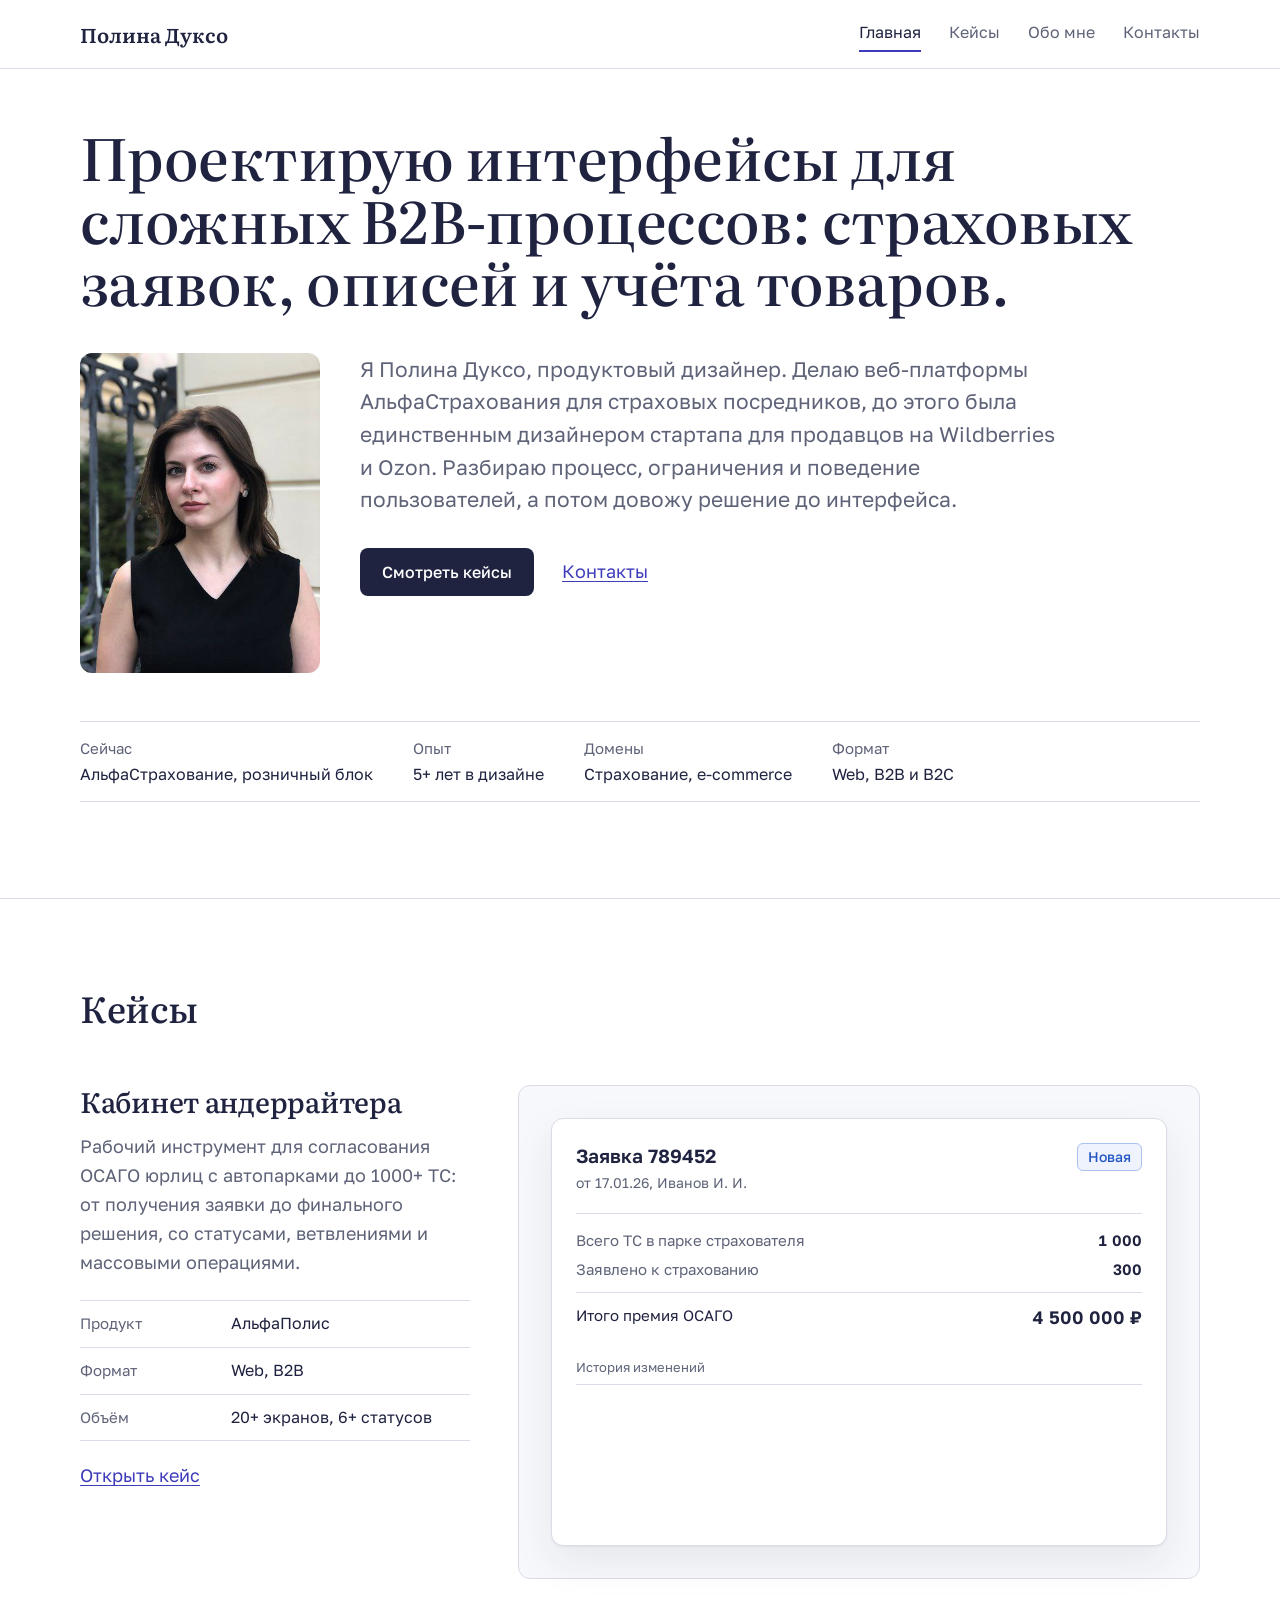
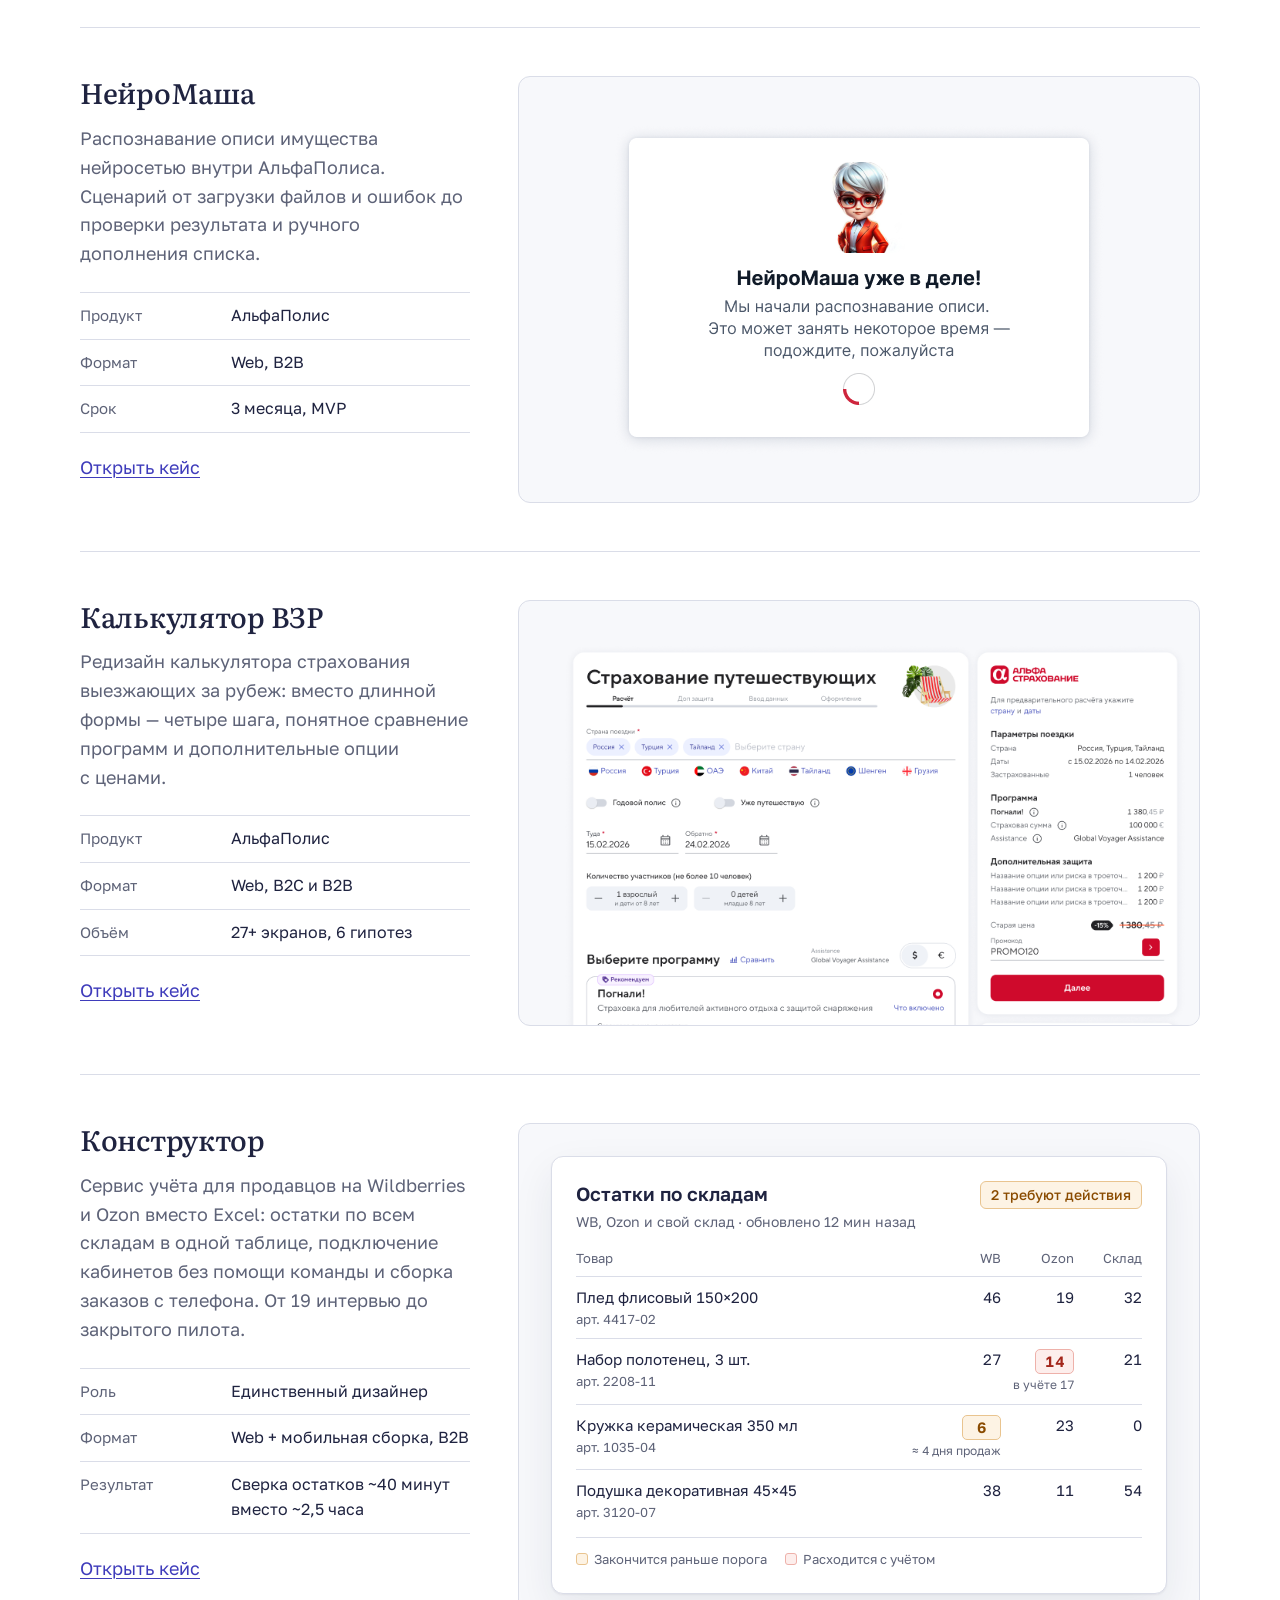
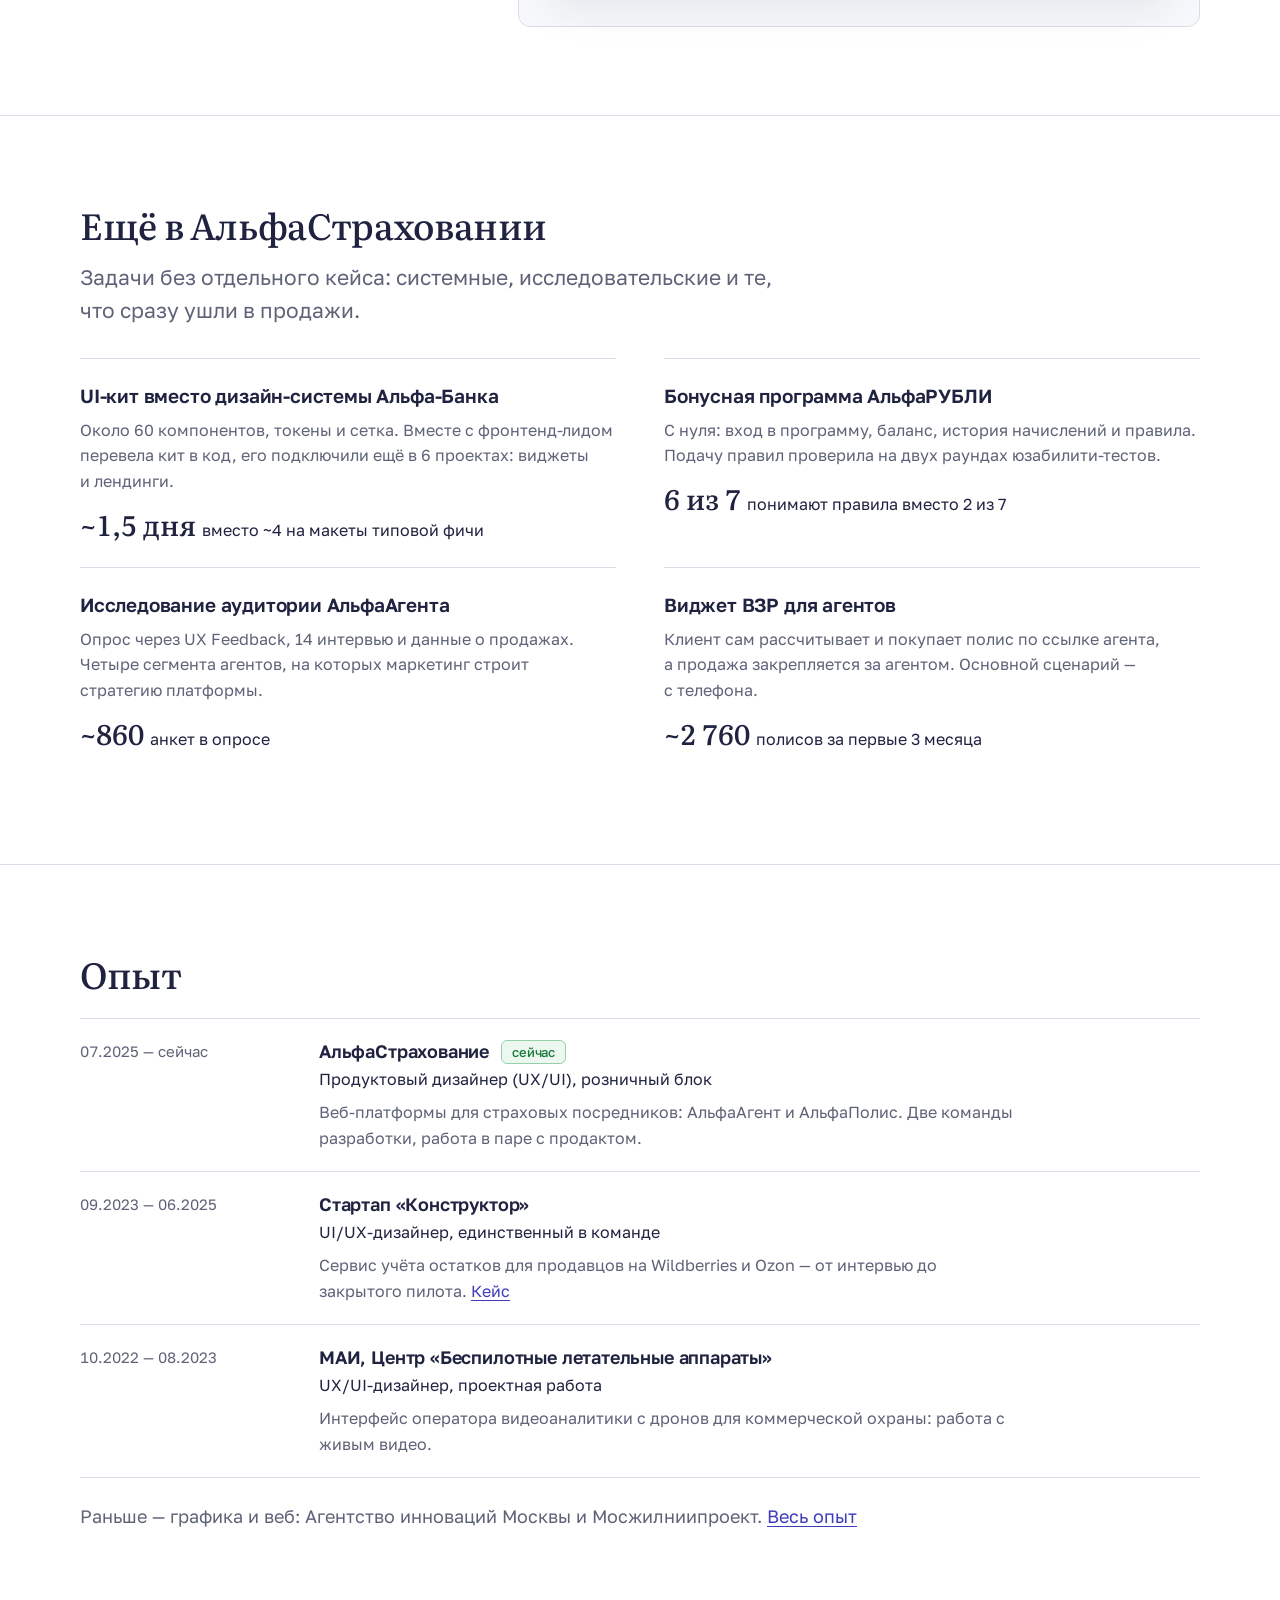
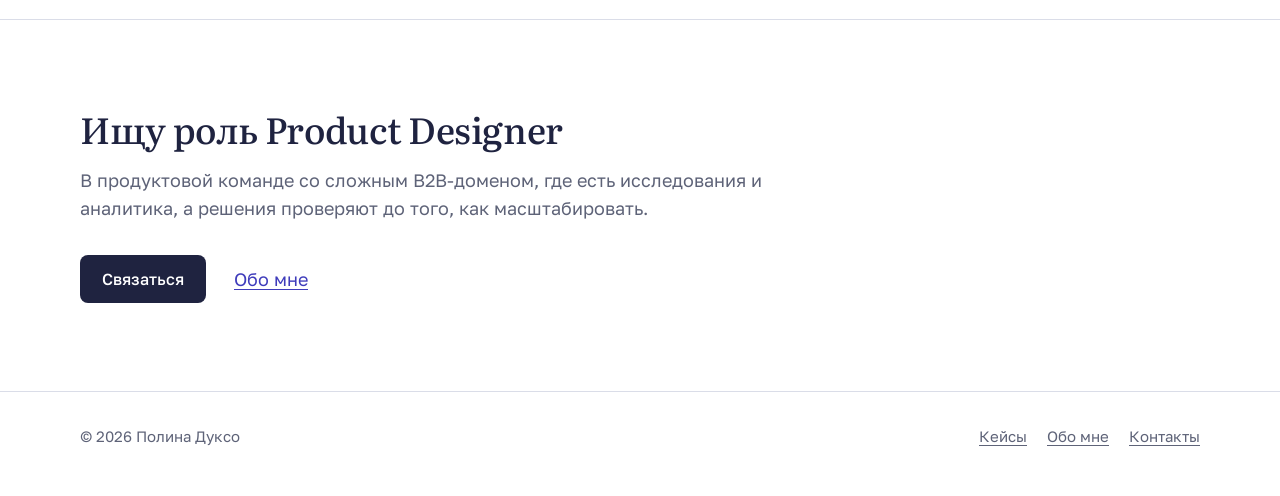
<file: index.html>
<!doctype html>
<html lang="ru">
<head>
  <meta charset="UTF-8">
  <meta name="viewport" content="width=device-width, initial-scale=1.0">
  <title>Полина Дуксо — Product Designer | UX/UI портфолио</title>
  <meta name="description" content="Портфолио Полины Дуксо — продуктовый дизайнер. Интерфейсы для сложных B2B-процессов: кабинет андеррайтера, AI-распознавание описи имущества, калькулятор ВЗР, учёт остатков для продавцов на маркетплейсах.">
  <meta property="og:type" content="website">
  <meta property="og:locale" content="ru_RU">
  <meta property="og:title" content="Полина Дуксо — продуктовый дизайнер">
  <meta property="og:description" content="Интерфейсы для сложных B2B-процессов: страховые заявки, описи имущества, учёт товаров на маркетплейсах. Кейсы, опыт и контакты.">
  <link rel="preconnect" href="https://fonts.googleapis.com">
  <link rel="preconnect" href="https://fonts.gstatic.com" crossorigin>
  <link href="https://fonts.googleapis.com/css2?family=Golos+Text:wght@400;500;600&family=Literata:opsz,wght@7..72,400;7..72,500;7..72,600&display=swap" rel="stylesheet">
  <link rel="stylesheet" href="assets/css/style.css">
  <link rel="icon" href="assets/img/favicon.svg" type="image/svg+xml">
  <meta name="theme-color" content="#ffffff">
</head>
<body>
  <a class="skip-link" href="#main">К содержанию</a>
  <div class="site-shell">
    <header class="site-header">
      <div class="container nav-wrap">
        <a class="brand" href="index.html">Полина Дуксо</a>
        <button class="nav-toggle" type="button" aria-label="Меню" aria-controls="site-nav" aria-expanded="false">☰</button>
        <nav class="site-nav" id="site-nav" aria-label="Основное меню">
          <a class="is-active" href="index.html" aria-current="page">Главная</a>
          <a href="projects.html">Кейсы</a>
          <a href="about.html">Обо мне</a>
          <a href="contact.html">Контакты</a>
        </nav>
      </div>
    </header>

    <main id="main">
      <section class="hero">
        <div class="container">
          <h1>Проектирую интерфейсы для сложных B2B-процессов: страховых заявок, описей и&nbsp;учёта товаров.</h1>

          <div class="intro">
            <img class="portrait" src="photo.jpg" alt="Полина Дуксо" width="375" height="500">
            <div>
              <p class="lead">
                Я Полина Дуксо, продуктовый дизайнер. Делаю веб-платформы АльфаСтрахования для страховых посредников,
                до этого была единственным дизайнером стартапа для продавцов на Wildberries и&nbsp;Ozon.
                Разбираю процесс, ограничения и поведение пользователей, а потом довожу решение до интерфейса.
              </p>
              <div class="actions">
                <a class="button" href="#cases">Смотреть кейсы</a>
                <a href="contact.html">Контакты</a>
              </div>
            </div>
          </div>

          <dl class="facts facts-row">
            <div><dt>Сейчас</dt><dd>АльфаСтрахование, розничный блок</dd></div>
            <div><dt>Опыт</dt><dd>5+ лет в дизайне</dd></div>
            <div><dt>Домены</dt><dd>Страхование, e-commerce</dd></div>
            <div><dt>Формат</dt><dd>Web, B2B и B2C</dd></div>
          </dl>
        </div>
      </section>

      <section class="section" id="cases">
        <div class="container">
          <div class="section-head">
            <h2>Кейсы</h2>
          </div>

          <article class="case-entry">
            <div>
              <h3><a href="project-underwriter.html">Кабинет андеррайтера</a></h3>
              <p>
                Рабочий инструмент для согласования ОСАГО юрлиц с автопарками до 1000+ ТС:
                от получения заявки до финального решения, со статусами, ветвлениями и массовыми операциями.
              </p>
              <dl class="facts">
                <div><dt>Продукт</dt><dd>АльфаПолис</dd></div>
                <div><dt>Формат</dt><dd>Web, B2B</dd></div>
                <div><dt>Объём</dt><dd>20+ экранов, 6+ статусов</dd></div>
              </dl>
              <a href="project-underwriter.html">Открыть кейс<span class="visually-hidden"> «Кабинет андеррайтера»</span></a>
            </div>
            <a class="demo" href="project-underwriter.html" tabindex="-1" aria-hidden="true">
              <div class="demo-mount">
                <div class="demo-card">
                  <div class="demo-head">
                    <div>
                      <p class="demo-id">Заявка 789452</p>
                      <p class="demo-meta">от 17.01.26, Иванов&nbsp;И.&nbsp;И.</p>
                    </div>
                    <span class="demo-status">
                      <span class="badge badge-new">Новая</span>
                      <span class="badge badge-work">В работе</span>
                      <span class="badge badge-done">Согласовано</span>
                    </span>
                  </div>
                  <dl class="demo-sum">
                    <div><dt>Всего ТС в парке страхователя</dt><dd>1&nbsp;000</dd></div>
                    <div><dt>Заявлено к страхованию</dt><dd>300</dd></div>
                    <div><dt>Итого премия ОСАГО</dt><dd>4&nbsp;500&nbsp;000&nbsp;₽</dd></div>
                  </dl>
                  <p class="demo-label">История изменений</p>
                  <ol class="demo-log">
                    <li class="log-done"><time>17.01 12:08</time><span class="badge badge-done">Согласовано</span><span>МРЦ</span></li>
                    <li class="log-work"><time>17.01 12:08</time><span class="badge badge-work">В работе</span><span>МРЦ</span></li>
                    <li class="log-new"><time>17.01 12:08</time><span class="badge badge-new">Новая</span><span>AlfaFriend</span></li>
                  </ol>
                </div>
              </div>
            </a>
          </article>

          <article class="case-entry">
            <div>
              <h3><a href="project-neiromasha.html">НейроМаша</a></h3>
              <p>
                Распознавание описи имущества нейросетью внутри АльфаПолиса. Сценарий от загрузки файлов
                и ошибок до проверки результата и ручного дополнения списка.
              </p>
              <dl class="facts">
                <div><dt>Продукт</dt><dd>АльфаПолис</dd></div>
                <div><dt>Формат</dt><dd>Web, B2B</dd></div>
                <div><dt>Срок</dt><dd>3 месяца, MVP</dd></div>
              </dl>
              <a href="project-neiromasha.html">Открыть кейс<span class="visually-hidden"> «НейроМаша»</span></a>
            </div>
            <a class="shot shot-fit" href="project-neiromasha.html" tabindex="-1" aria-hidden="true">
              <img src="НейроМаша/neromacha-product-present.png" alt="" loading="lazy">
            </a>
          </article>

          <article class="case-entry">
            <div>
              <h3><a href="project-vzr.html">Калькулятор ВЗР</a></h3>
              <p>
                Редизайн калькулятора страхования выезжающих за рубеж: вместо длинной формы — четыре шага,
                понятное сравнение программ и дополнительные опции с ценами.
              </p>
              <dl class="facts">
                <div><dt>Продукт</dt><dd>АльфаПолис</dd></div>
                <div><dt>Формат</dt><dd>Web, B2C и B2B</dd></div>
                <div><dt>Объём</dt><dd>27+ экранов, 6 гипотез</dd></div>
              </dl>
              <a href="project-vzr.html">Открыть кейс<span class="visually-hidden"> «Калькулятор ВЗР»</span></a>
            </div>
            <a class="shot" href="project-vzr.html" tabindex="-1" aria-hidden="true">
              <img src="ВЗР/VZR cropped.png" alt="" loading="lazy">
            </a>
          </article>

          <article class="case-entry">
            <div>
              <h3><a href="project-konstruktor.html">Конструктор</a></h3>
              <p>
                Сервис учёта для продавцов на Wildberries и Ozon вместо Excel: остатки по всем складам в одной таблице,
                подключение кабинетов без помощи команды и сборка заказов с телефона. От 19 интервью до закрытого пилота.
              </p>
              <dl class="facts">
                <div><dt>Роль</dt><dd>Единственный дизайнер</dd></div>
                <div><dt>Формат</dt><dd>Web + мобильная сборка, B2B</dd></div>
                <div><dt>Результат</dt><dd>Сверка остатков ~40 минут вместо ~2,5 часа</dd></div>
              </dl>
              <a href="project-konstruktor.html">Открыть кейс<span class="visually-hidden"> «Конструктор»</span></a>
            </div>
            <a class="demo demo-static" href="project-konstruktor.html" tabindex="-1" aria-hidden="true">
              <div class="demo-mount">
                <div class="demo-card">
                  <div class="demo-head">
                    <div>
                      <p class="demo-id">Остатки по складам</p>
                      <p class="demo-meta">WB, Ozon и свой склад · обновлено 12&nbsp;мин назад</p>
                    </div>
                    <span class="badge badge-warn">2 требуют действия</span>
                  </div>
                  <table class="stock-table">
                    <thead>
                      <tr><th scope="col">Товар</th><th scope="col">WB</th><th scope="col">Ozon</th><th scope="col">Склад</th></tr>
                    </thead>
                    <tbody>
                      <tr><td><span class="sku">Плед флисовый 150×200</span><span class="sku-meta">арт. 4417-02</span></td><td>46</td><td>19</td><td>32</td></tr>
                      <tr><td><span class="sku">Набор полотенец, 3&nbsp;шт.</span><span class="sku-meta">арт. 2208-11</span></td><td>27</td><td><span class="cell-diff">14</span><span class="cell-note">в учёте 17</span></td><td>21</td></tr>
                      <tr><td><span class="sku">Кружка керамическая 350&nbsp;мл</span><span class="sku-meta">арт. 1035-04</span></td><td><span class="cell-low">6</span><span class="cell-note">≈&nbsp;4 дня продаж</span></td><td>23</td><td>0</td></tr>
                      <tr><td><span class="sku">Подушка декоративная 45×45</span><span class="sku-meta">арт. 3120-07</span></td><td>38</td><td>11</td><td>54</td></tr>
                    </tbody>
                  </table>
                  <p class="stock-legend"><span class="key-low">Закончится раньше порога</span><span class="key-diff">Расходится с учётом</span></p>
                </div>
              </div>
            </a>
          </article>
        </div>
      </section>

      <section class="section">
        <div class="container">
          <div class="section-head">
            <h2>Ещё в&nbsp;АльфаСтраховании</h2>
            <p class="lead">Задачи без отдельного кейса: системные, исследовательские и те, что сразу ушли в продажи.</p>
          </div>
          <ul class="works">
            <li>
              <h3>UI-кит вместо дизайн-системы Альфа-Банка</h3>
              <p>Около 60 компонентов, токены и сетка. Вместе с фронтенд-лидом перевела кит в код, его подключили ещё в 6 проектах: виджеты и лендинги.</p>
              <p class="works-figure"><b>~1,5 дня</b>вместо ~4 на макеты типовой фичи</p>
            </li>
            <li>
              <h3>Бонусная программа АльфаРУБЛИ</h3>
              <p>С нуля: вход в программу, баланс, история начислений и правила. Подачу правил проверила на двух раундах юзабилити-тестов.</p>
              <p class="works-figure"><b>6 из 7</b>понимают правила вместо 2 из 7</p>
            </li>
            <li>
              <h3>Исследование аудитории АльфаАгента</h3>
              <p>Опрос через UX Feedback, 14 интервью и данные о продажах. Четыре сегмента агентов, на которых маркетинг строит стратегию платформы.</p>
              <p class="works-figure"><b>~860</b>анкет в опросе</p>
            </li>
            <li>
              <h3>Виджет ВЗР для агентов</h3>
              <p>Клиент сам рассчитывает и покупает полис по ссылке агента, а продажа закрепляется за агентом. Основной сценарий — с телефона.</p>
              <p class="works-figure"><b>~2&nbsp;760</b>полисов за первые 3 месяца</p>
            </li>
          </ul>
        </div>
      </section>

      <section class="section">
        <div class="container">
          <div class="section-head">
            <h2>Опыт</h2>
          </div>
          <ol class="timeline">
            <li>
              <time>07.2025 — сейчас</time>
              <div>
                <h3>АльфаСтрахование <span class="badge badge-now">сейчас</span></h3>
                <p class="role">Продуктовый дизайнер (UX/UI), розничный блок</p>
                <p class="what">Веб-платформы для страховых посредников: АльфаАгент и АльфаПолис. Две команды разработки, работа в паре с продактом.</p>
              </div>
            </li>
            <li>
              <time>09.2023 — 06.2025</time>
              <div>
                <h3>Стартап «Конструктор»</h3>
                <p class="role">UI/UX-дизайнер, единственный в команде</p>
                <p class="what">Сервис учёта остатков для продавцов на Wildberries и Ozon — от интервью до закрытого пилота. <a href="project-konstruktor.html">Кейс</a></p>
              </div>
            </li>
            <li>
              <time>10.2022 — 08.2023</time>
              <div>
                <h3>МАИ, Центр «Беспилотные летательные аппараты»</h3>
                <p class="role">UX/UI-дизайнер, проектная работа</p>
                <p class="what">Интерфейс оператора видеоаналитики с дронов для коммерческой охраны: работа с живым видео.</p>
              </div>
            </li>
          </ol>
          <p class="timeline-more">Раньше — графика и веб: Агентство инноваций Москвы и Мосжилниипроект. <a href="about.html#experience">Весь опыт</a></p>
        </div>
      </section>

      <section class="section closing">
        <div class="container">
          <h2>Ищу роль Product Designer</h2>
          <p>В продуктовой команде со сложным B2B-доменом, где есть исследования и аналитика, а решения проверяют до того, как масштабировать.</p>
          <div class="actions">
            <a class="button" href="contact.html">Связаться</a>
            <a href="about.html">Обо мне</a>
          </div>
        </div>
      </section>
    </main>

    <footer class="site-footer">
      <div class="container footer-wrap">
        <p>© 2026 Полина Дуксо</p>
        <div class="footer-links">
          <a href="projects.html">Кейсы</a>
          <a href="about.html">Обо мне</a>
          <a href="contact.html">Контакты</a>
        </div>
      </div>
    </footer>
  </div>
  <script src="assets/js/main.js"></script>
</body>
</html>
</file>
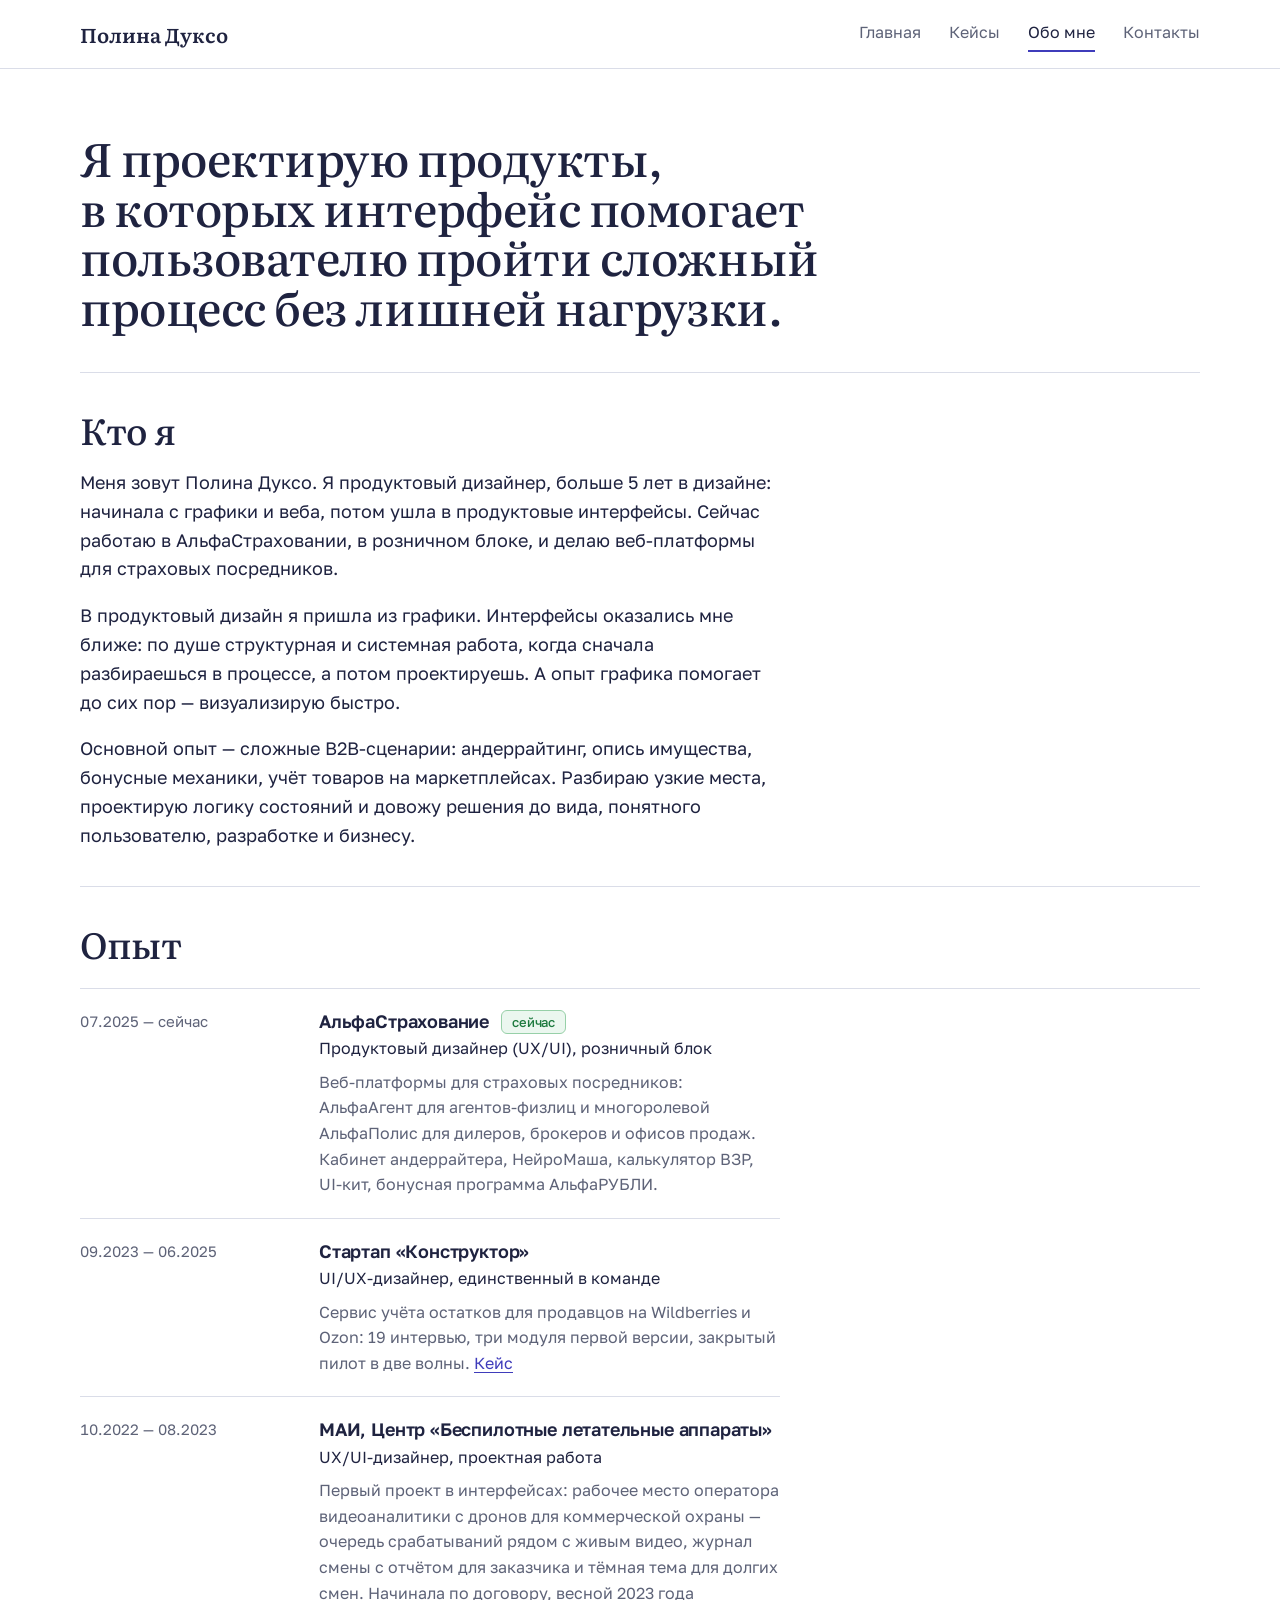
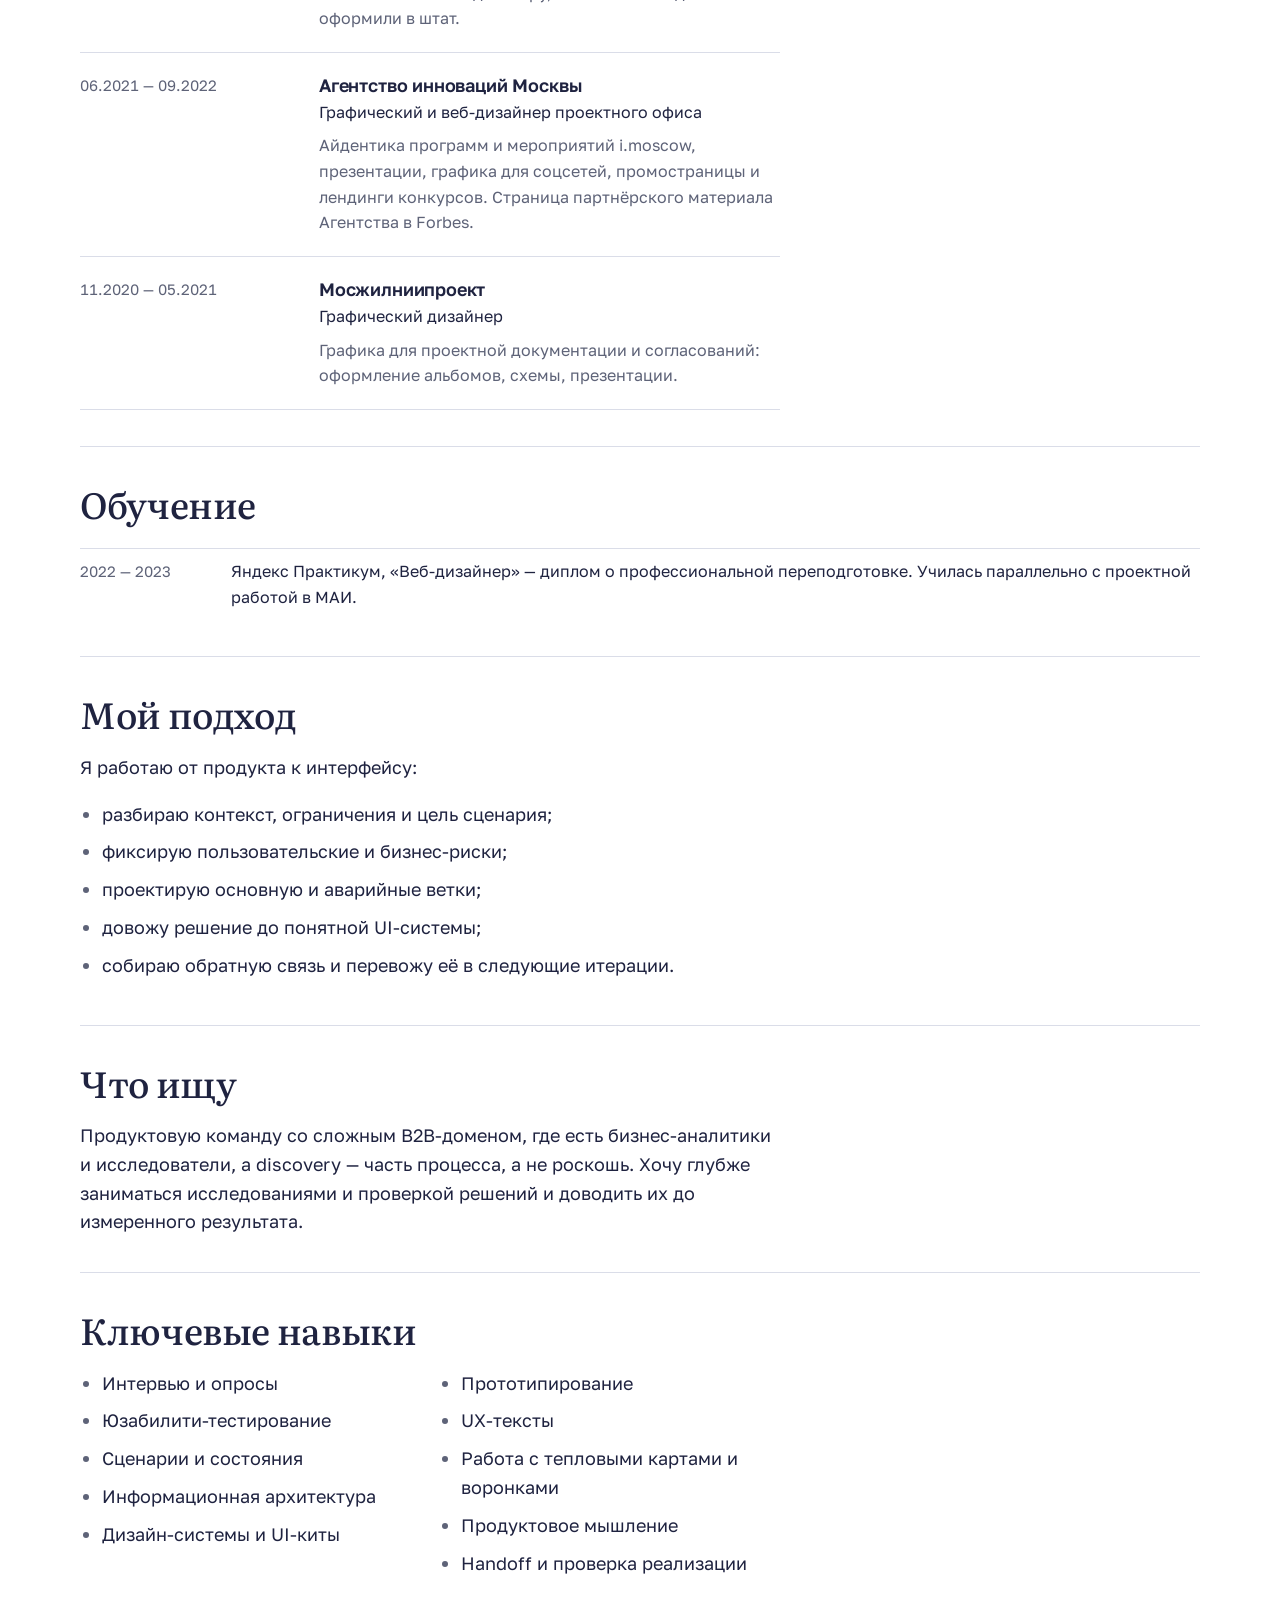
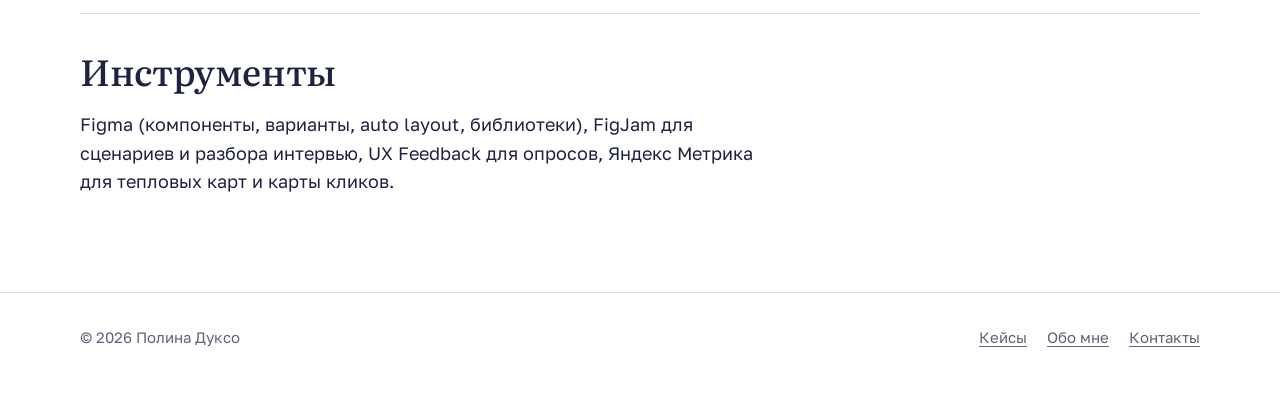
<file: about.html>
<!doctype html>
<html lang="ru">
<head>
  <meta charset="UTF-8">
  <meta name="viewport" content="width=device-width, initial-scale=1.0">
  <title>Обо мне — Полина Дуксо</title>
  <meta name="description" content="О Полине Дуксо: продуктовый дизайнер, 5+ лет в дизайне. Опыт — АльфаСтрахование и стартап для продавцов на маркетплейсах.">
  <meta property="og:type" content="profile">
  <meta property="og:locale" content="ru_RU">
  <meta property="og:title" content="Обо мне — Полина Дуксо">
  <meta property="og:description" content="Продуктовый дизайнер, 5+ лет в дизайне. Опыт, подход, навыки и инструменты.">
  <link rel="preconnect" href="https://fonts.googleapis.com">
  <link rel="preconnect" href="https://fonts.gstatic.com" crossorigin>
  <link href="https://fonts.googleapis.com/css2?family=Golos+Text:wght@400;500;600&family=Literata:opsz,wght@7..72,400;7..72,500;7..72,600&display=swap" rel="stylesheet">
  <link rel="stylesheet" href="assets/css/style.css">
  <link rel="icon" href="assets/img/favicon.svg" type="image/svg+xml">
  <meta name="theme-color" content="#ffffff">
</head>
<body>
  <a class="skip-link" href="#main">К содержанию</a>
  <div class="site-shell">
    <header class="site-header">
      <div class="container nav-wrap">
        <a class="brand" href="index.html">Полина Дуксо</a>
        <button class="nav-toggle" type="button" aria-label="Меню" aria-controls="site-nav" aria-expanded="false">☰</button>
        <nav class="site-nav" id="site-nav" aria-label="Основное меню">
          <a href="index.html">Главная</a>
          <a href="projects.html">Кейсы</a>
          <a class="is-active" href="about.html" aria-current="page">Обо мне</a>
          <a href="contact.html">Контакты</a>
        </nav>
      </div>
    </header>

    <main id="main">
      <section class="page-head">
        <div class="container">
          <h1>Я проектирую продукты, в&nbsp;которых интерфейс помогает пользователю пройти сложный процесс без лишней нагрузки.</h1>
        </div>
      </section>

      <div class="container prose">
        <section>
          <h2>Кто я</h2>
          <p>
            Меня зовут Полина Дуксо. Я продуктовый дизайнер, больше 5 лет в дизайне: начинала с графики и веба, потом ушла в продуктовые интерфейсы.
            Сейчас работаю в АльфаСтраховании, в розничном блоке, и делаю веб-платформы для страховых посредников.
          </p>
          <p>
            В продуктовый дизайн я пришла из графики. Интерфейсы оказались мне ближе: по душе структурная и системная работа,
            когда сначала разбираешься в процессе, а потом проектируешь. А опыт графика помогает до сих пор — визуализирую быстро.
          </p>
          <p>
            Основной опыт — сложные B2B-сценарии: андеррайтинг, опись имущества, бонусные механики, учёт товаров на маркетплейсах.
            Разбираю узкие места, проектирую логику состояний и довожу решения до вида, понятного пользователю, разработке и бизнесу.
          </p>
        </section>

        <section id="experience">
          <h2>Опыт</h2>
          <ol class="timeline">
            <li>
              <time>07.2025 — сейчас</time>
              <div>
                <h3>АльфаСтрахование <span class="badge badge-now">сейчас</span></h3>
                <p class="role">Продуктовый дизайнер (UX/UI), розничный блок</p>
                <p class="what">Веб-платформы для страховых посредников: АльфаАгент для агентов-физлиц и многоролевой АльфаПолис для дилеров, брокеров и офисов продаж. Кабинет андеррайтера, НейроМаша, калькулятор ВЗР, UI-кит, бонусная программа АльфаРУБЛИ.</p>
              </div>
            </li>
            <li>
              <time>09.2023 — 06.2025</time>
              <div>
                <h3>Стартап «Конструктор»</h3>
                <p class="role">UI/UX-дизайнер, единственный в команде</p>
                <p class="what">Сервис учёта остатков для продавцов на Wildberries и Ozon: 19 интервью, три модуля первой версии, закрытый пилот в две волны. <a href="project-konstruktor.html">Кейс</a></p>
              </div>
            </li>
            <li>
              <time>10.2022 — 08.2023</time>
              <div>
                <h3>МАИ, Центр «Беспилотные летательные аппараты»</h3>
                <p class="role">UX/UI-дизайнер, проектная работа</p>
                <p class="what">Первый проект в интерфейсах: рабочее место оператора видеоаналитики с дронов для коммерческой охраны — очередь срабатываний рядом с живым видео, журнал смены с отчётом для заказчика и тёмная тема для долгих смен. Начинала по договору, весной 2023 года оформили в штат.</p>
              </div>
            </li>
            <li>
              <time>06.2021 — 09.2022</time>
              <div>
                <h3>Агентство инноваций Москвы</h3>
                <p class="role">Графический и веб-дизайнер проектного офиса</p>
                <p class="what">Айдентика программ и мероприятий i.moscow, презентации, графика для соцсетей, промостраницы и лендинги конкурсов. Страница партнёрского материала Агентства в Forbes.</p>
              </div>
            </li>
            <li>
              <time>11.2020 — 05.2021</time>
              <div>
                <h3>Мосжилниипроект</h3>
                <p class="role">Графический дизайнер</p>
                <p class="what">Графика для проектной документации и согласований: оформление альбомов, схемы, презентации.</p>
              </div>
            </li>
          </ol>
        </section>

        <section>
          <h2>Обучение</h2>
          <dl class="facts">
            <div><dt>2022 — 2023</dt><dd>Яндекс Практикум, «Веб-дизайнер» — диплом о профессиональной переподготовке. Училась параллельно с проектной работой в МАИ.</dd></div>
          </dl>
        </section>

        <section>
          <h2>Мой подход</h2>
          <p>Я работаю от продукта к интерфейсу:</p>
          <ul>
            <li>разбираю контекст, ограничения и цель сценария;</li>
            <li>фиксирую пользовательские и бизнес-риски;</li>
            <li>проектирую основную и аварийные ветки;</li>
            <li>довожу решение до понятной UI-системы;</li>
            <li>собираю обратную связь и перевожу её в следующие итерации.</li>
          </ul>
        </section>

        <section>
          <h2>Что ищу</h2>
          <p>
            Продуктовую команду со сложным B2B-доменом, где есть бизнес-аналитики и исследователи, а discovery — часть процесса, а не роскошь.
            Хочу глубже заниматься исследованиями и проверкой решений и доводить их до измеренного результата.
          </p>
        </section>

        <section>
          <h2>Ключевые навыки</h2>
          <ul class="columns">
            <li>Интервью и опросы</li>
            <li>Юзабилити-тестирование</li>
            <li>Сценарии и состояния</li>
            <li>Информационная архитектура</li>
            <li>Дизайн-системы и UI-киты</li>
            <li>Прототипирование</li>
            <li>UX-тексты</li>
            <li>Работа с тепловыми картами и воронками</li>
            <li>Продуктовое мышление</li>
            <li>Handoff и проверка реализации</li>
          </ul>
        </section>

        <section>
          <h2>Инструменты</h2>
          <p>Figma (компоненты, варианты, auto layout, библиотеки), FigJam для сценариев и разбора интервью, UX Feedback для опросов, Яндекс Метрика для тепловых карт и карты кликов.</p>
        </section>
      </div>
    </main>

    <footer class="site-footer">
      <div class="container footer-wrap">
        <p>© 2026 Полина Дуксо</p>
        <div class="footer-links">
          <a href="projects.html">Кейсы</a>
          <a href="about.html">Обо мне</a>
          <a href="contact.html">Контакты</a>
        </div>
      </div>
    </footer>
  </div>
  <script src="assets/js/main.js"></script>
</body>
</html>
</file>
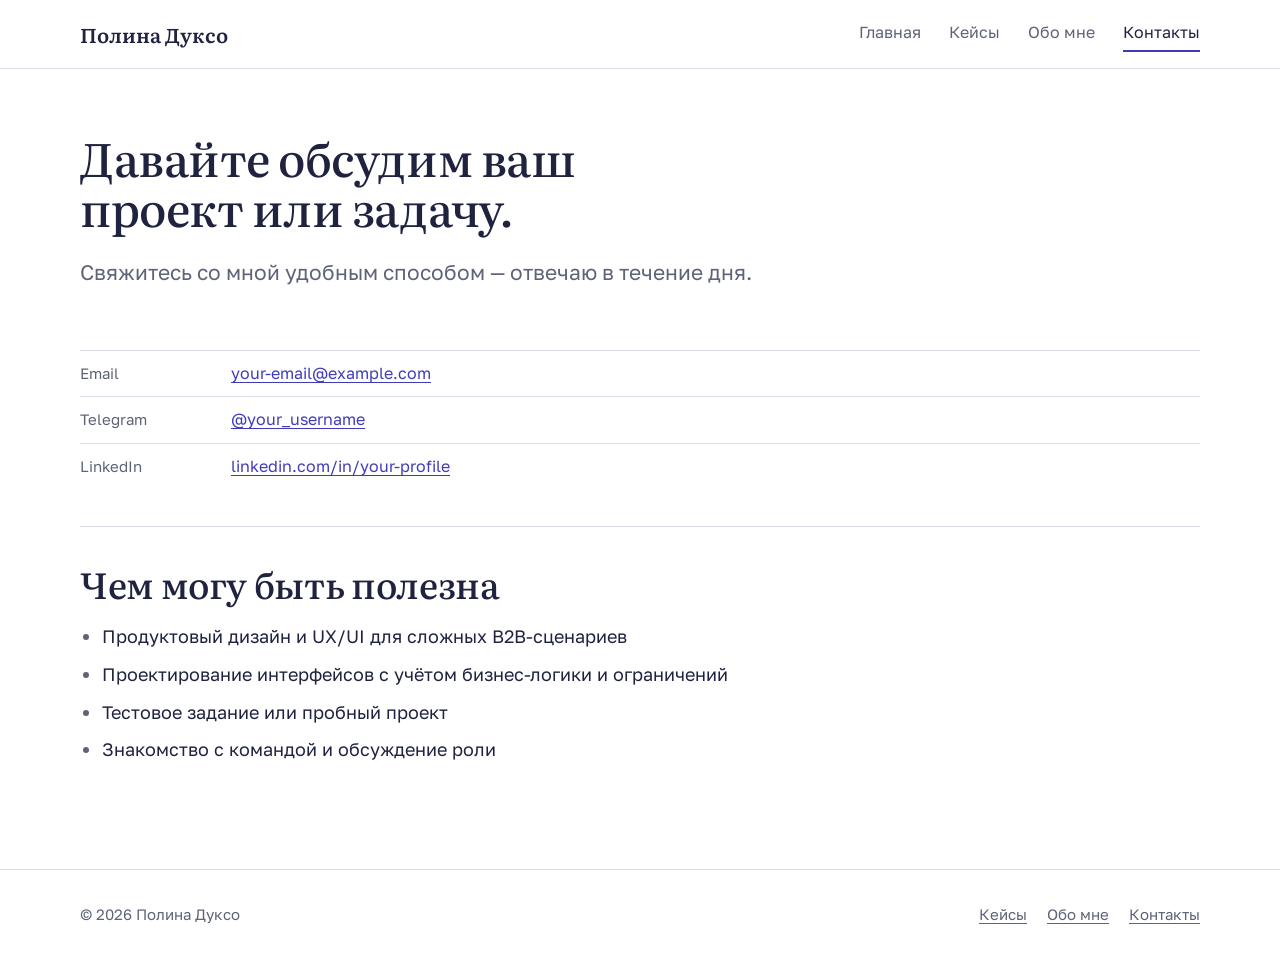
<file: contact.html>
<!doctype html>
<html lang="ru">
<head>
  <meta charset="UTF-8">
  <meta name="viewport" content="width=device-width, initial-scale=1.0">
  <title>Контакты — Полина Дуксо</title>
  <meta name="description" content="Связаться с Полиной Дуксо по вопросам роли Product Designer, UX/UI дизайна и продуктовых кейсов.">
  <meta property="og:type" content="website">
  <meta property="og:locale" content="ru_RU">
  <meta property="og:title" content="Контакты — Полина Дуксо">
  <meta property="og:description" content="Связаться с Полиной Дуксо по вопросам роли Product Designer, UX/UI дизайна и продуктовых кейсов.">
  <link rel="preconnect" href="https://fonts.googleapis.com">
  <link rel="preconnect" href="https://fonts.gstatic.com" crossorigin>
  <link href="https://fonts.googleapis.com/css2?family=Golos+Text:wght@400;500;600&family=Literata:opsz,wght@7..72,400;7..72,500;7..72,600&display=swap" rel="stylesheet">
  <link rel="stylesheet" href="assets/css/style.css">
  <link rel="icon" href="assets/img/favicon.svg" type="image/svg+xml">
  <meta name="theme-color" content="#ffffff">
</head>
<body>
  <a class="skip-link" href="#main">К содержанию</a>
  <div class="site-shell">
    <header class="site-header">
      <div class="container nav-wrap">
        <a class="brand" href="index.html">Полина Дуксо</a>
        <button class="nav-toggle" type="button" aria-label="Меню" aria-controls="site-nav" aria-expanded="false">☰</button>
        <nav class="site-nav" id="site-nav" aria-label="Основное меню">
          <a href="index.html">Главная</a>
          <a href="projects.html">Кейсы</a>
          <a href="about.html">Обо мне</a>
          <a class="is-active" href="contact.html" aria-current="page">Контакты</a>
        </nav>
      </div>
    </header>

    <main id="main">
      <section class="page-head">
        <div class="container">
          <h1>Давайте обсудим ваш проект или задачу.</h1>
          <p class="lead">Свяжитесь со мной удобным способом — отвечаю в течение дня.</p>
        </div>
      </section>

      <div class="container prose">
        <section>
          <dl class="facts">
            <div><dt>Email</dt><dd><a href="mailto:your-email@example.com">your-email@example.com</a></dd></div>
            <div><dt>Telegram</dt><dd><a href="https://t.me/your_username" target="_blank" rel="noopener noreferrer">@your_username</a></dd></div>
            <div><dt>LinkedIn</dt><dd><a href="https://www.linkedin.com/in/your-profile/" target="_blank" rel="noopener noreferrer">linkedin.com/in/your-profile</a></dd></div>
          </dl>
        </section>

        <section>
          <h2>Чем могу быть полезна</h2>
          <ul>
            <li>Продуктовый дизайн и UX/UI для сложных B2B-сценариев</li>
            <li>Проектирование интерфейсов с учётом бизнес-логики и ограничений</li>
            <li>Тестовое задание или пробный проект</li>
            <li>Знакомство с командой и обсуждение роли</li>
          </ul>
        </section>
      </div>
    </main>

    <footer class="site-footer">
      <div class="container footer-wrap">
        <p>© 2026 Полина Дуксо</p>
        <div class="footer-links">
          <a href="projects.html">Кейсы</a>
          <a href="about.html">Обо мне</a>
          <a href="contact.html">Контакты</a>
        </div>
      </div>
    </footer>
  </div>
  <script src="assets/js/main.js"></script>
</body>
</html>
</file>
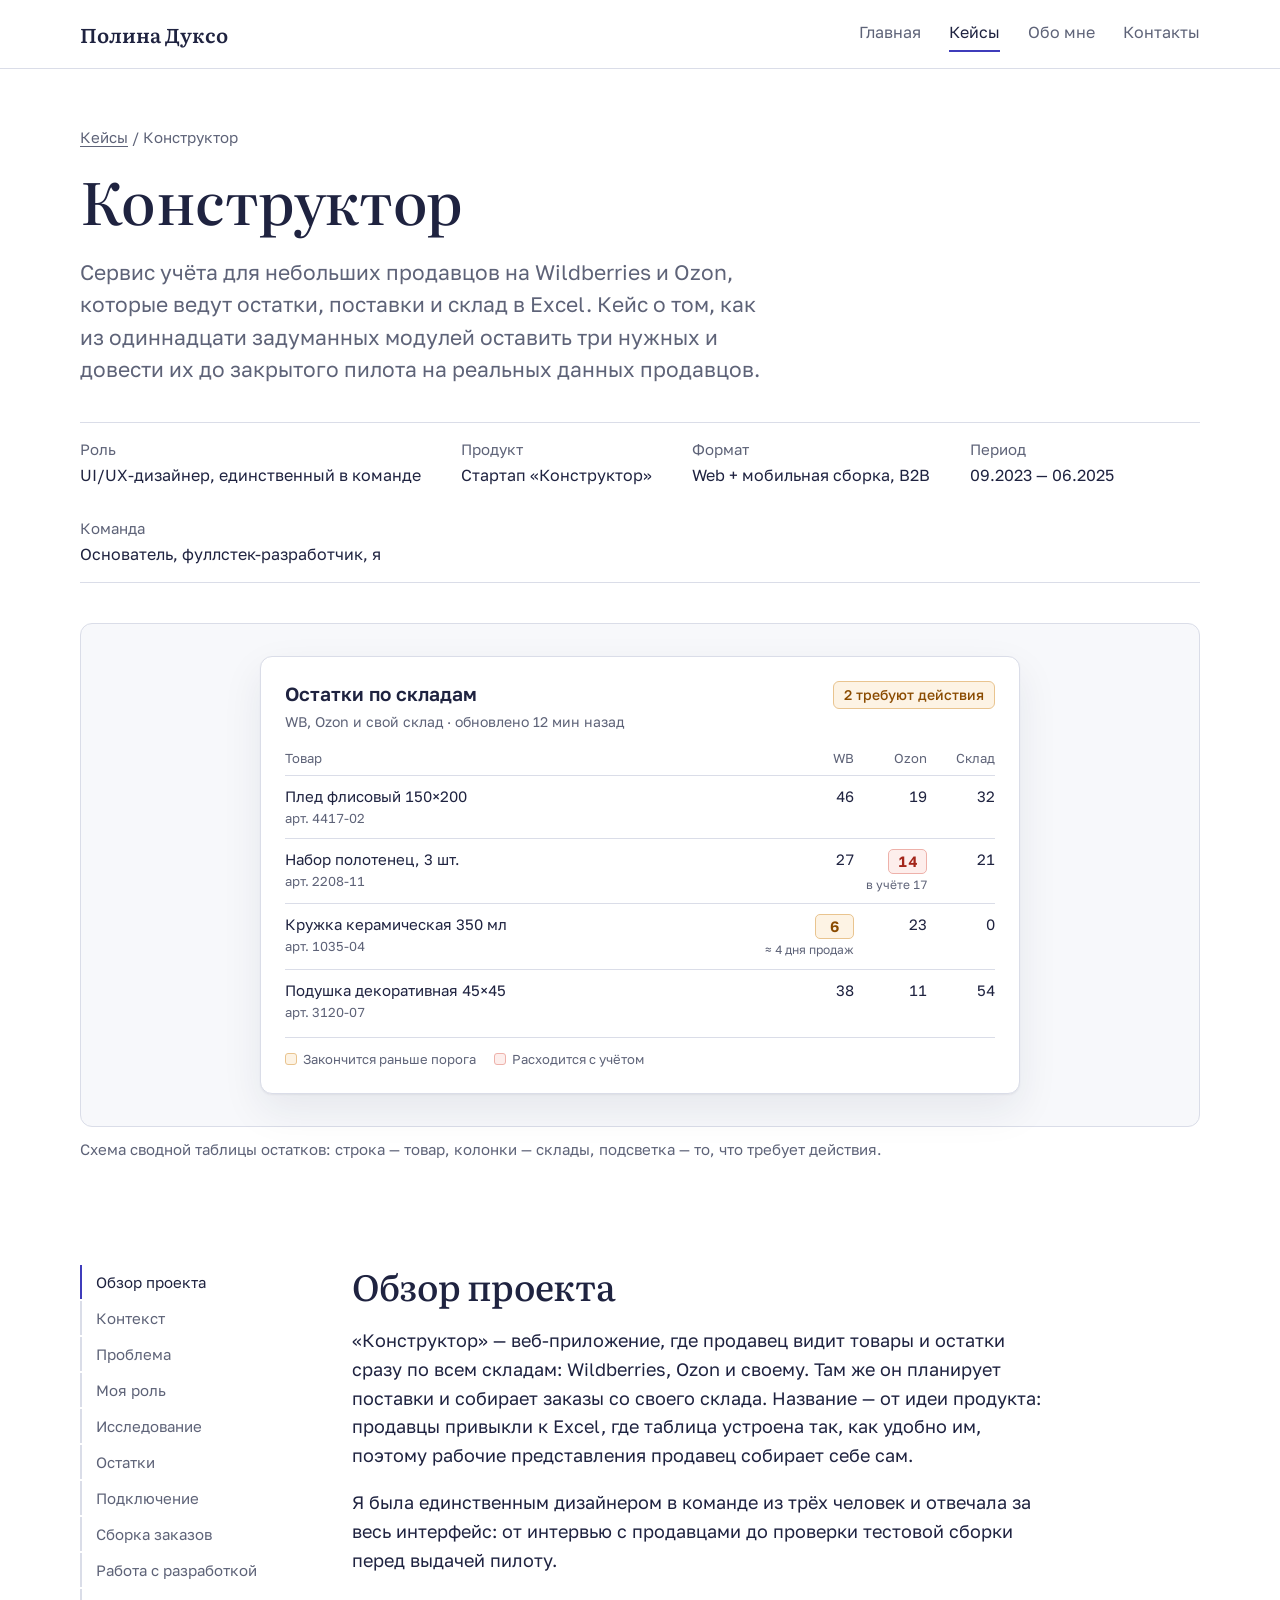
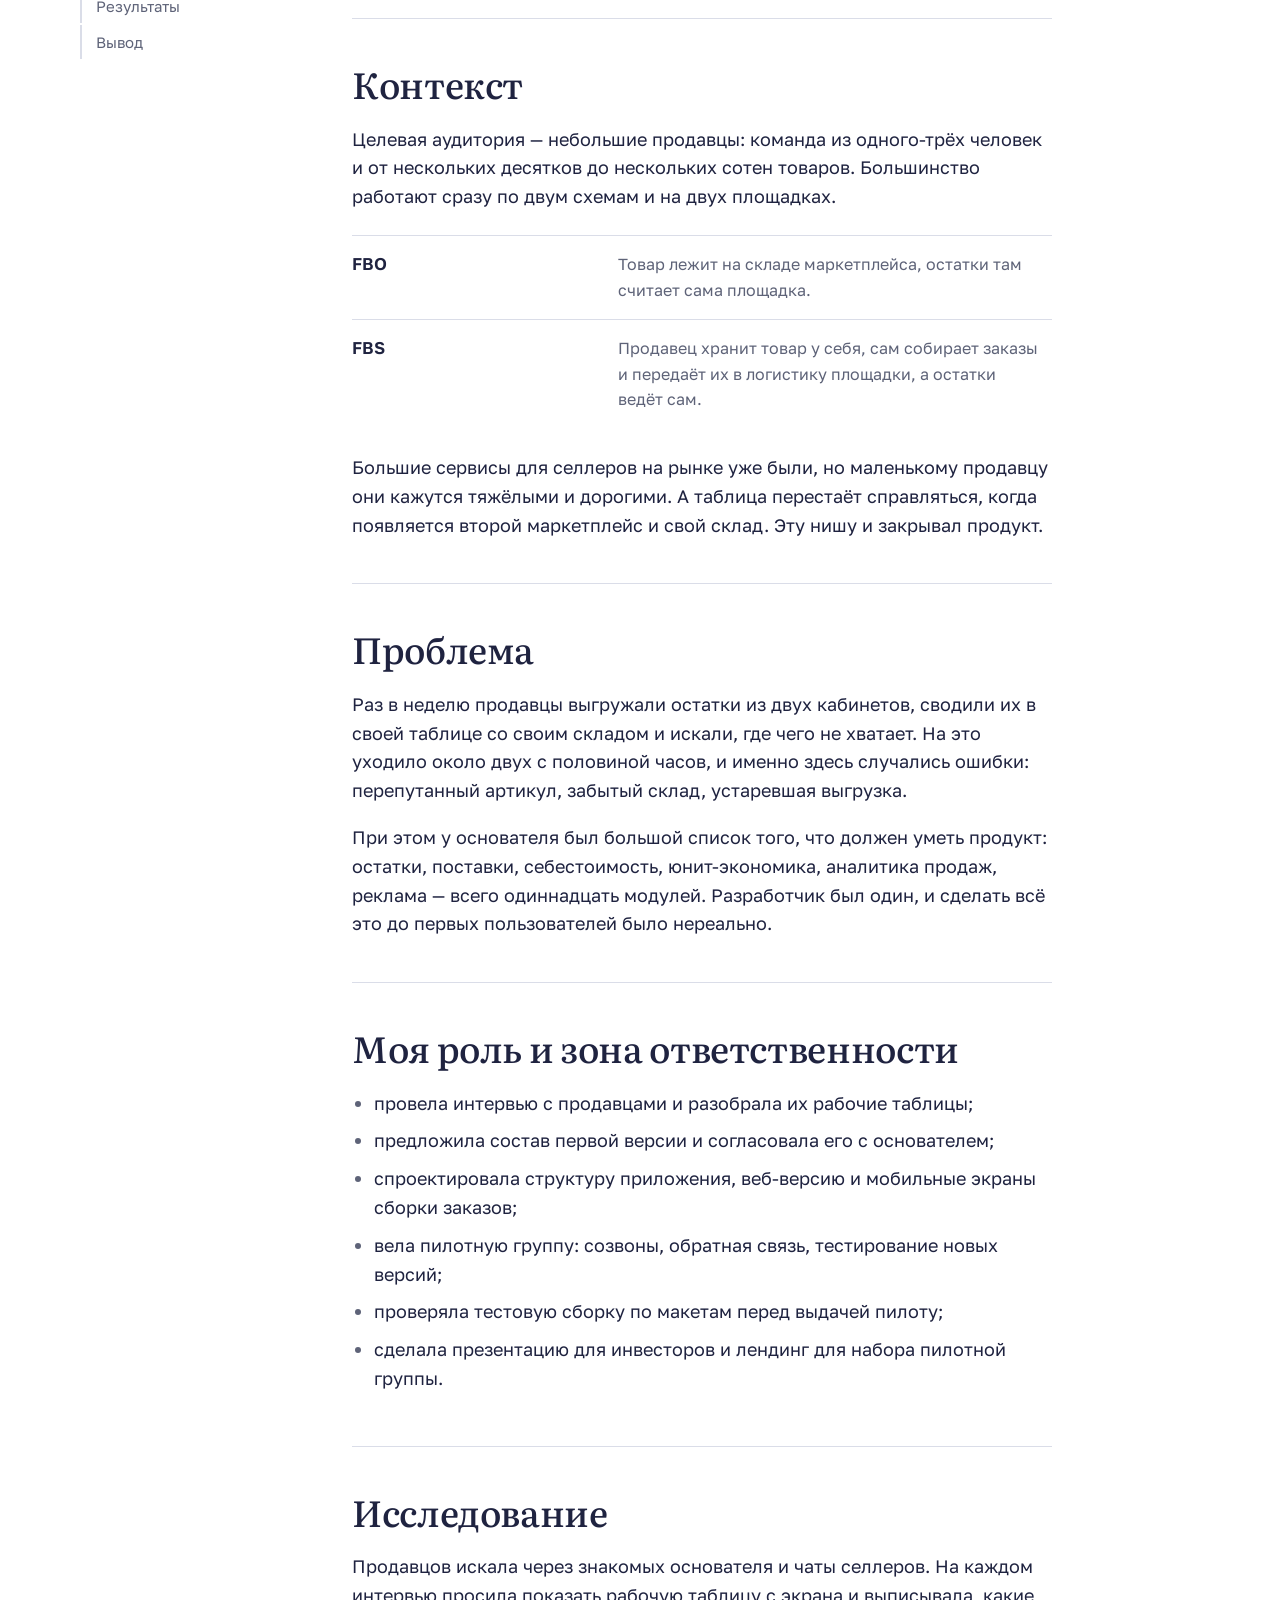
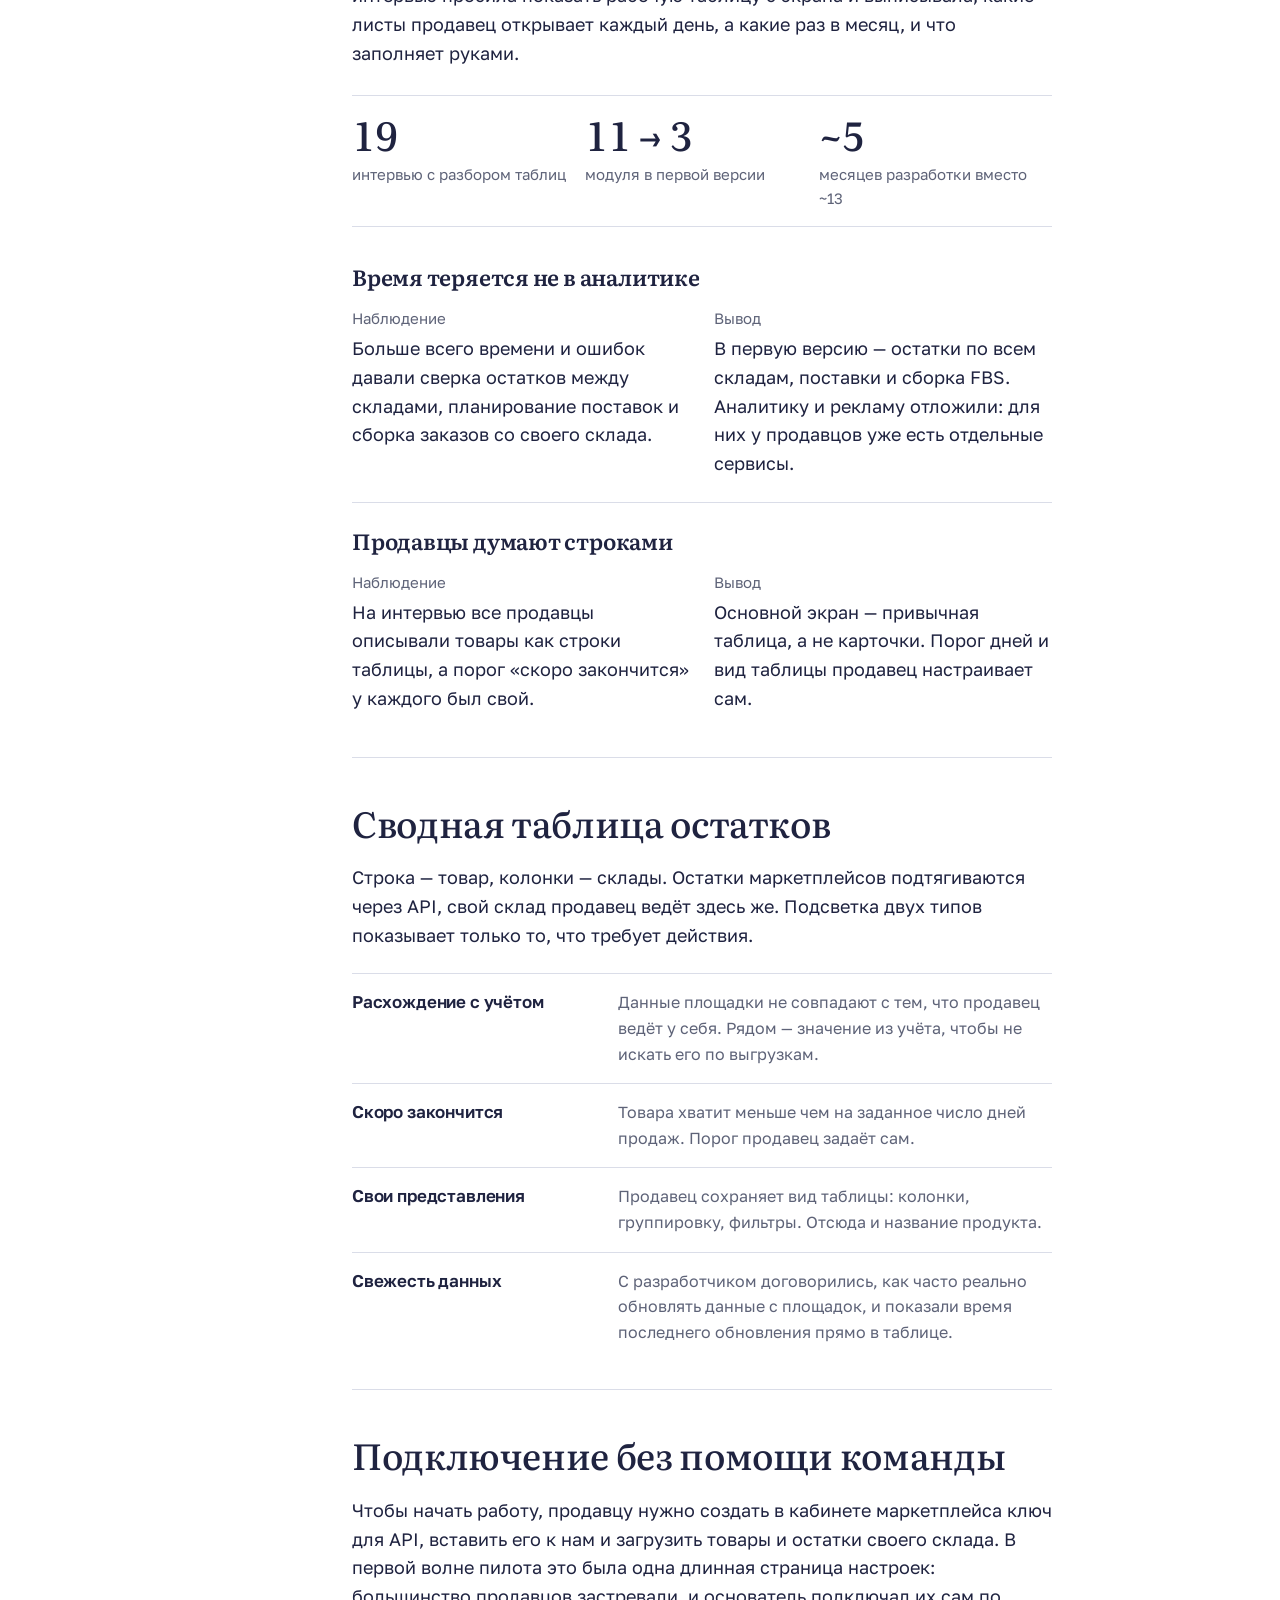
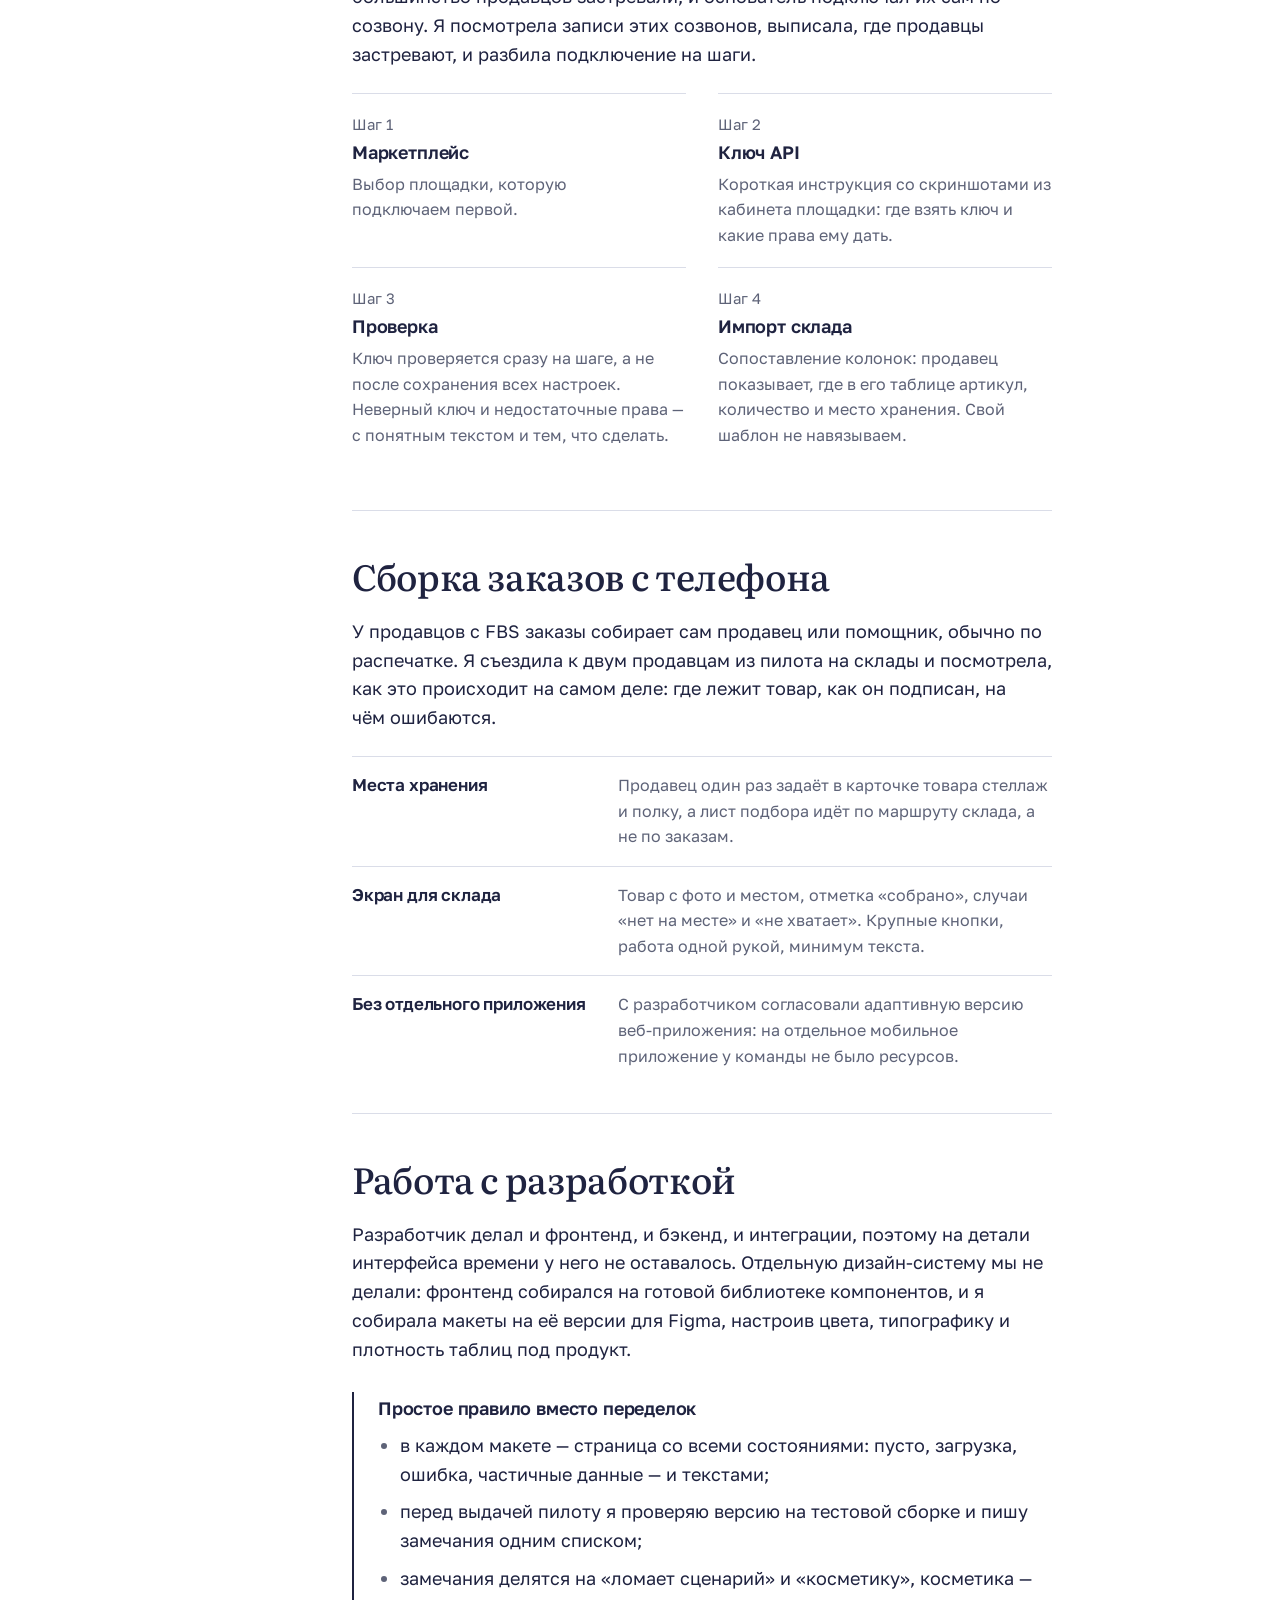
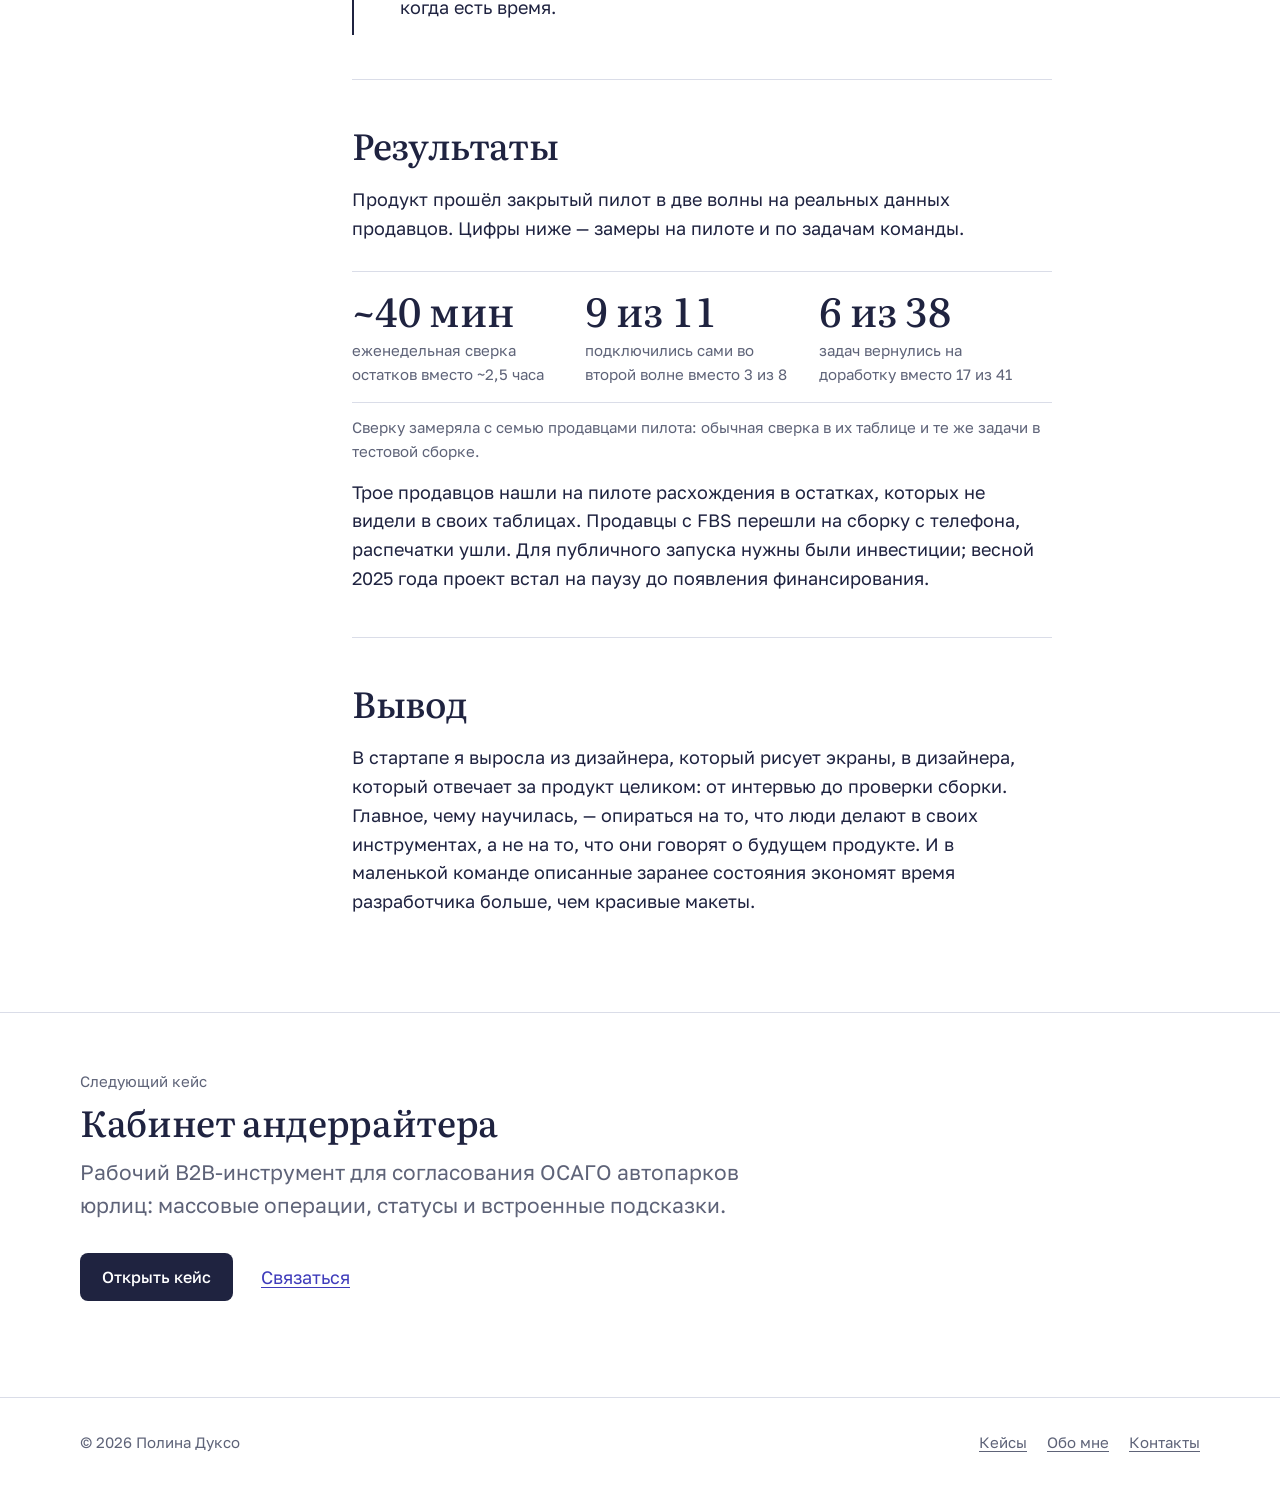
<file: project-konstruktor.html>
<!doctype html>
<html lang="ru">
<head>
  <meta charset="UTF-8">
  <meta name="viewport" content="width=device-width, initial-scale=1.0">
  <title>Конструктор — case study | Полина Дуксо</title>
  <meta name="description" content="UX/UI case study «Конструктор»: сервис учёта для продавцов на Wildberries и Ozon вместо Excel — от 19 интервью до закрытого пилота.">
  <meta property="og:type" content="article">
  <meta property="og:locale" content="ru_RU">
  <meta property="og:title" content="Конструктор — кейс Полины Дуксо">
  <meta property="og:description" content="Сервис учёта для продавцов на Wildberries и Ozon: остатки по всем складам, подключение кабинетов без помощи и сборка заказов с телефона.">
  <link rel="preconnect" href="https://fonts.googleapis.com">
  <link rel="preconnect" href="https://fonts.gstatic.com" crossorigin>
  <link href="https://fonts.googleapis.com/css2?family=Golos+Text:wght@400;500;600&family=Literata:opsz,wght@7..72,400;7..72,500;7..72,600&display=swap" rel="stylesheet">
  <link rel="stylesheet" href="assets/css/style.css">
  <link rel="icon" href="assets/img/favicon.svg" type="image/svg+xml">
  <meta name="theme-color" content="#ffffff">
</head>
<body>
  <a class="skip-link" href="#main">К содержанию</a>
  <div class="site-shell">
    <header class="site-header">
      <div class="container nav-wrap">
        <a class="brand" href="index.html">Полина Дуксо</a>
        <button class="nav-toggle" type="button" aria-label="Меню" aria-controls="site-nav" aria-expanded="false">☰</button>
        <nav class="site-nav" id="site-nav" aria-label="Основное меню">
          <a href="index.html">Главная</a>
          <a class="is-active" href="projects.html" aria-current="true">Кейсы</a>
          <a href="about.html">Обо мне</a>
          <a href="contact.html">Контакты</a>
        </nav>
      </div>
    </header>

    <main id="main">
      <section class="case-hero">
        <div class="container">
          <nav class="breadcrumb" aria-label="Навигационная цепочка"><a href="projects.html">Кейсы</a> / <span aria-current="page">Конструктор</span></nav>
          <h1>Конструктор</h1>
          <p class="lead">
            Сервис учёта для небольших продавцов на Wildberries и Ozon, которые ведут остатки, поставки и склад в Excel.
            Кейс о том, как из одиннадцати задуманных модулей оставить три нужных и довести их до закрытого пилота на реальных данных продавцов.
          </p>
          <dl class="facts facts-row">
            <div><dt>Роль</dt><dd>UI/UX-дизайнер, единственный в команде</dd></div>
            <div><dt>Продукт</dt><dd>Стартап «Конструктор»</dd></div>
            <div><dt>Формат</dt><dd>Web + мобильная сборка, B2B</dd></div>
            <div><dt>Период</dt><dd>09.2023 — 06.2025</dd></div>
            <div><dt>Команда</dt><dd>Основатель, фуллстек-разработчик, я</dd></div>
          </dl>
          <figure class="case-cover case-figure">
            <div class="demo demo-static">
              <div class="demo-mount">
                <div class="demo-card">
                  <div class="demo-head">
                    <div>
                      <p class="demo-id">Остатки по складам</p>
                      <p class="demo-meta">WB, Ozon и свой склад · обновлено 12&nbsp;мин назад</p>
                    </div>
                    <span class="badge badge-warn">2 требуют действия</span>
                  </div>
                  <table class="stock-table">
                    <thead>
                      <tr><th scope="col">Товар</th><th scope="col">WB</th><th scope="col">Ozon</th><th scope="col">Склад</th></tr>
                    </thead>
                    <tbody>
                      <tr><td><span class="sku">Плед флисовый 150×200</span><span class="sku-meta">арт. 4417-02</span></td><td>46</td><td>19</td><td>32</td></tr>
                      <tr><td><span class="sku">Набор полотенец, 3&nbsp;шт.</span><span class="sku-meta">арт. 2208-11</span></td><td>27</td><td><span class="cell-diff">14</span><span class="cell-note">в учёте 17</span></td><td>21</td></tr>
                      <tr><td><span class="sku">Кружка керамическая 350&nbsp;мл</span><span class="sku-meta">арт. 1035-04</span></td><td><span class="cell-low">6</span><span class="cell-note">≈&nbsp;4 дня продаж</span></td><td>23</td><td>0</td></tr>
                      <tr><td><span class="sku">Подушка декоративная 45×45</span><span class="sku-meta">арт. 3120-07</span></td><td>38</td><td>11</td><td>54</td></tr>
                    </tbody>
                  </table>
                  <p class="stock-legend"><span class="key-low">Закончится раньше порога</span><span class="key-diff">Расходится с учётом</span></p>
                </div>
              </div>
            </div>
            <figcaption>Схема сводной таблицы остатков: строка — товар, колонки — склады, подсветка — то, что требует действия.</figcaption>
          </figure>
        </div>
      </section>

      <div class="container case-body">
        <aside class="case-toc">
          <nav aria-label="Разделы кейса">
            <a href="#overview">Обзор проекта</a>
            <a href="#context">Контекст</a>
            <a href="#problem">Проблема</a>
            <a href="#role">Моя роль</a>
            <a href="#research">Исследование</a>
            <a href="#stock">Остатки</a>
            <a href="#onboarding">Подключение</a>
            <a href="#picking">Сборка заказов</a>
            <a href="#process">Работа с разработкой</a>
            <a href="#results">Результаты</a>
            <a href="#conclusion">Вывод</a>
          </nav>
        </aside>

        <article class="case-content">
          <section id="overview">
            <h2>Обзор проекта</h2>
            <p>
              «Конструктор» — веб-приложение, где продавец видит товары и остатки сразу по всем складам: Wildberries, Ozon и своему.
              Там же он планирует поставки и собирает заказы со своего склада. Название — от идеи продукта: продавцы привыкли к Excel,
              где таблица устроена так, как удобно им, поэтому рабочие представления продавец собирает себе сам.
            </p>
            <p>
              Я была единственным дизайнером в команде из трёх человек и отвечала за весь интерфейс: от интервью с продавцами
              до проверки тестовой сборки перед выдачей пилоту.
            </p>
          </section>

          <section id="context">
            <h2>Контекст</h2>
            <p>
              Целевая аудитория — небольшие продавцы: команда из одного-трёх человек и от нескольких десятков до нескольких сотен товаров.
              Большинство работают сразу по двум схемам и на двух площадках.
            </p>
            <div class="points">
              <div><h3>FBO</h3><p>Товар лежит на складе маркетплейса, остатки там считает сама площадка.</p></div>
              <div><h3>FBS</h3><p>Продавец хранит товар у себя, сам собирает заказы и передаёт их в логистику площадки, а остатки ведёт сам.</p></div>
            </div>
            <p>
              Большие сервисы для селлеров на рынке уже были, но маленькому продавцу они кажутся тяжёлыми и дорогими.
              А таблица перестаёт справляться, когда появляется второй маркетплейс и свой склад. Эту нишу и закрывал продукт.
            </p>
          </section>

          <section id="problem">
            <h2>Проблема</h2>
            <p>
              Раз в неделю продавцы выгружали остатки из двух кабинетов, сводили их в своей таблице со своим складом и искали,
              где чего не хватает. На это уходило около двух с половиной часов, и именно здесь случались ошибки: перепутанный артикул,
              забытый склад, устаревшая выгрузка.
            </p>
            <p>
              При этом у основателя был большой список того, что должен уметь продукт: остатки, поставки, себестоимость, юнит-экономика,
              аналитика продаж, реклама — всего одиннадцать модулей. Разработчик был один, и сделать всё это до первых пользователей было нереально.
            </p>
          </section>

          <section id="role">
            <h2>Моя роль и зона ответственности</h2>
            <ul>
              <li>провела интервью с продавцами и разобрала их рабочие таблицы;</li>
              <li>предложила состав первой версии и согласовала его с основателем;</li>
              <li>спроектировала структуру приложения, веб-версию и мобильные экраны сборки заказов;</li>
              <li>вела пилотную группу: созвоны, обратная связь, тестирование новых версий;</li>
              <li>проверяла тестовую сборку по макетам перед выдачей пилоту;</li>
              <li>сделала презентацию для инвесторов и лендинг для набора пилотной группы.</li>
            </ul>
          </section>

          <section id="research">
            <h2>Исследование</h2>
            <p>
              Продавцов искала через знакомых основателя и чаты селлеров. На каждом интервью просила показать рабочую таблицу с экрана
              и выписывала, какие листы продавец открывает каждый день, а какие раз в месяц, и что заполняет руками.
            </p>
            <ul class="figures" role="list">
              <li><b>19</b><span>интервью с разбором таблиц</span></li>
              <li><b>11 → 3</b><span>модуля в первой версии</span></li>
              <li><b>~5</b><span>месяцев разработки вместо ~13</span></li>
            </ul>
            <div class="findings">
              <div class="finding">
                <h3>Время теряется не в аналитике</h3>
                <dl>
                  <div><dt>Наблюдение</dt><dd>Больше всего времени и ошибок давали сверка остатков между складами, планирование поставок и сборка заказов со своего склада.</dd></div>
                  <div><dt>Вывод</dt><dd>В первую версию — остатки по всем складам, поставки и сборка FBS. Аналитику и рекламу отложили: для них у продавцов уже есть отдельные сервисы.</dd></div>
                </dl>
              </div>
              <div class="finding">
                <h3>Продавцы думают строками</h3>
                <dl>
                  <div><dt>Наблюдение</dt><dd>На интервью все продавцы описывали товары как строки таблицы, а порог «скоро закончится» у каждого был свой.</dd></div>
                  <div><dt>Вывод</dt><dd>Основной экран — привычная таблица, а не карточки. Порог дней и вид таблицы продавец настраивает сам.</dd></div>
                </dl>
              </div>
            </div>
          </section>

          <section id="stock">
            <h2>Сводная таблица остатков</h2>
            <p>
              Строка — товар, колонки — склады. Остатки маркетплейсов подтягиваются через API, свой склад продавец ведёт здесь же.
              Подсветка двух типов показывает только то, что требует действия.
            </p>
            <div class="points">
              <div><h3>Расхождение с учётом</h3><p>Данные площадки не совпадают с тем, что продавец ведёт у себя. Рядом — значение из учёта, чтобы не искать его по выгрузкам.</p></div>
              <div><h3>Скоро закончится</h3><p>Товара хватит меньше чем на заданное число дней продаж. Порог продавец задаёт сам.</p></div>
              <div><h3>Свои представления</h3><p>Продавец сохраняет вид таблицы: колонки, группировку, фильтры. Отсюда и название продукта.</p></div>
              <div><h3>Свежесть данных</h3><p>С разработчиком договорились, как часто реально обновлять данные с площадок, и показали время последнего обновления прямо в таблице.</p></div>
            </div>
          </section>

          <section id="onboarding">
            <h2>Подключение без помощи команды</h2>
            <p>
              Чтобы начать работу, продавцу нужно создать в кабинете маркетплейса ключ для API, вставить его к нам и загрузить товары
              и остатки своего склада. В первой волне пилота это была одна длинная страница настроек: большинство продавцов застревали,
              и основатель подключал их сам по созвону. Я посмотрела записи этих созвонов, выписала, где продавцы застревают,
              и разбила подключение на шаги.
            </p>
            <ol class="steps">
              <li><h3>Маркетплейс</h3><p>Выбор площадки, которую подключаем первой.</p></li>
              <li><h3>Ключ API</h3><p>Короткая инструкция со скриншотами из кабинета площадки: где взять ключ и какие права ему дать.</p></li>
              <li><h3>Проверка</h3><p>Ключ проверяется сразу на шаге, а не после сохранения всех настроек. Неверный ключ и недостаточные права — с понятным текстом и тем, что сделать.</p></li>
              <li><h3>Импорт склада</h3><p>Сопоставление колонок: продавец показывает, где в его таблице артикул, количество и место хранения. Свой шаблон не навязываем.</p></li>
            </ol>
          </section>

          <section id="picking">
            <h2>Сборка заказов с телефона</h2>
            <p>
              У продавцов с FBS заказы собирает сам продавец или помощник, обычно по распечатке. Я съездила к двум продавцам из пилота
              на склады и посмотрела, как это происходит на самом деле: где лежит товар, как он подписан, на чём ошибаются.
            </p>
            <div class="points">
              <div><h3>Места хранения</h3><p>Продавец один раз задаёт в карточке товара стеллаж и полку, а лист подбора идёт по маршруту склада, а не по заказам.</p></div>
              <div><h3>Экран для склада</h3><p>Товар с фото и местом, отметка «собрано», случаи «нет на месте» и «не хватает». Крупные кнопки, работа одной рукой, минимум текста.</p></div>
              <div><h3>Без отдельного приложения</h3><p>С разработчиком согласовали адаптивную версию веб-приложения: на отдельное мобильное приложение у команды не было ресурсов.</p></div>
            </div>
          </section>

          <section id="process">
            <h2>Работа с разработкой</h2>
            <p>
              Разработчик делал и фронтенд, и бэкенд, и интеграции, поэтому на детали интерфейса времени у него не оставалось.
              Отдельную дизайн-систему мы не делали: фронтенд собирался на готовой библиотеке компонентов, и я собирала макеты
              на её версии для Figma, настроив цвета, типографику и плотность таблиц под продукт.
            </p>
            <aside class="note">
              <h3>Простое правило вместо переделок</h3>
              <ul>
                <li>в каждом макете — страница со всеми состояниями: пусто, загрузка, ошибка, частичные данные — и текстами;</li>
                <li>перед выдачей пилоту я проверяю версию на тестовой сборке и пишу замечания одним списком;</li>
                <li>замечания делятся на «ломает сценарий» и «косметику», косметика — когда есть время.</li>
              </ul>
            </aside>
          </section>

          <section id="results">
            <h2>Результаты</h2>
            <p>
              Продукт прошёл закрытый пилот в две волны на реальных данных продавцов. Цифры ниже — замеры на пилоте и по задачам команды.
            </p>
            <ul class="figures" role="list">
              <li><b>~40 мин</b><span>еженедельная сверка остатков вместо ~2,5 часа</span></li>
              <li><b>9 из 11</b><span>подключились сами во второй волне вместо 3 из 8</span></li>
              <li><b>6 из 38</b><span>задач вернулись на доработку вместо 17 из 41</span></li>
            </ul>
            <p class="figures-note">Сверку замеряла с семью продавцами пилота: обычная сверка в их таблице и те же задачи в тестовой сборке.</p>
            <p>
              Трое продавцов нашли на пилоте расхождения в остатках, которых не видели в своих таблицах. Продавцы с FBS перешли
              на сборку с телефона, распечатки ушли. Для публичного запуска нужны были инвестиции; весной 2025 года проект
              встал на паузу до появления финансирования.
            </p>
          </section>

          <section id="conclusion">
            <h2>Вывод</h2>
            <p>
              В стартапе я выросла из дизайнера, который рисует экраны, в дизайнера, который отвечает за продукт целиком:
              от интервью до проверки сборки. Главное, чему научилась, — опираться на то, что люди делают в своих инструментах,
              а не на то, что они говорят о будущем продукте. И в маленькой команде описанные заранее состояния экономят время
              разработчика больше, чем красивые макеты.
            </p>
          </section>
        </article>
      </div>

      <section class="next-case">
        <div class="container">
          <p class="next-label">Следующий кейс</p>
          <h2><a href="project-underwriter.html">Кабинет андеррайтера</a></h2>
          <p class="lead">Рабочий B2B-инструмент для согласования ОСАГО автопарков юрлиц: массовые операции, статусы и встроенные подсказки.</p>
          <div class="actions">
            <a class="button" href="project-underwriter.html">Открыть кейс</a>
            <a href="contact.html">Связаться</a>
          </div>
        </div>
      </section>
    </main>

    <footer class="site-footer">
      <div class="container footer-wrap">
        <p>© 2026 Полина Дуксо</p>
        <div class="footer-links">
          <a href="projects.html">Кейсы</a>
          <a href="about.html">Обо мне</a>
          <a href="contact.html">Контакты</a>
        </div>
      </div>
    </footer>
  </div>
  <script src="assets/js/main.js"></script>
</body>
</html>
</file>
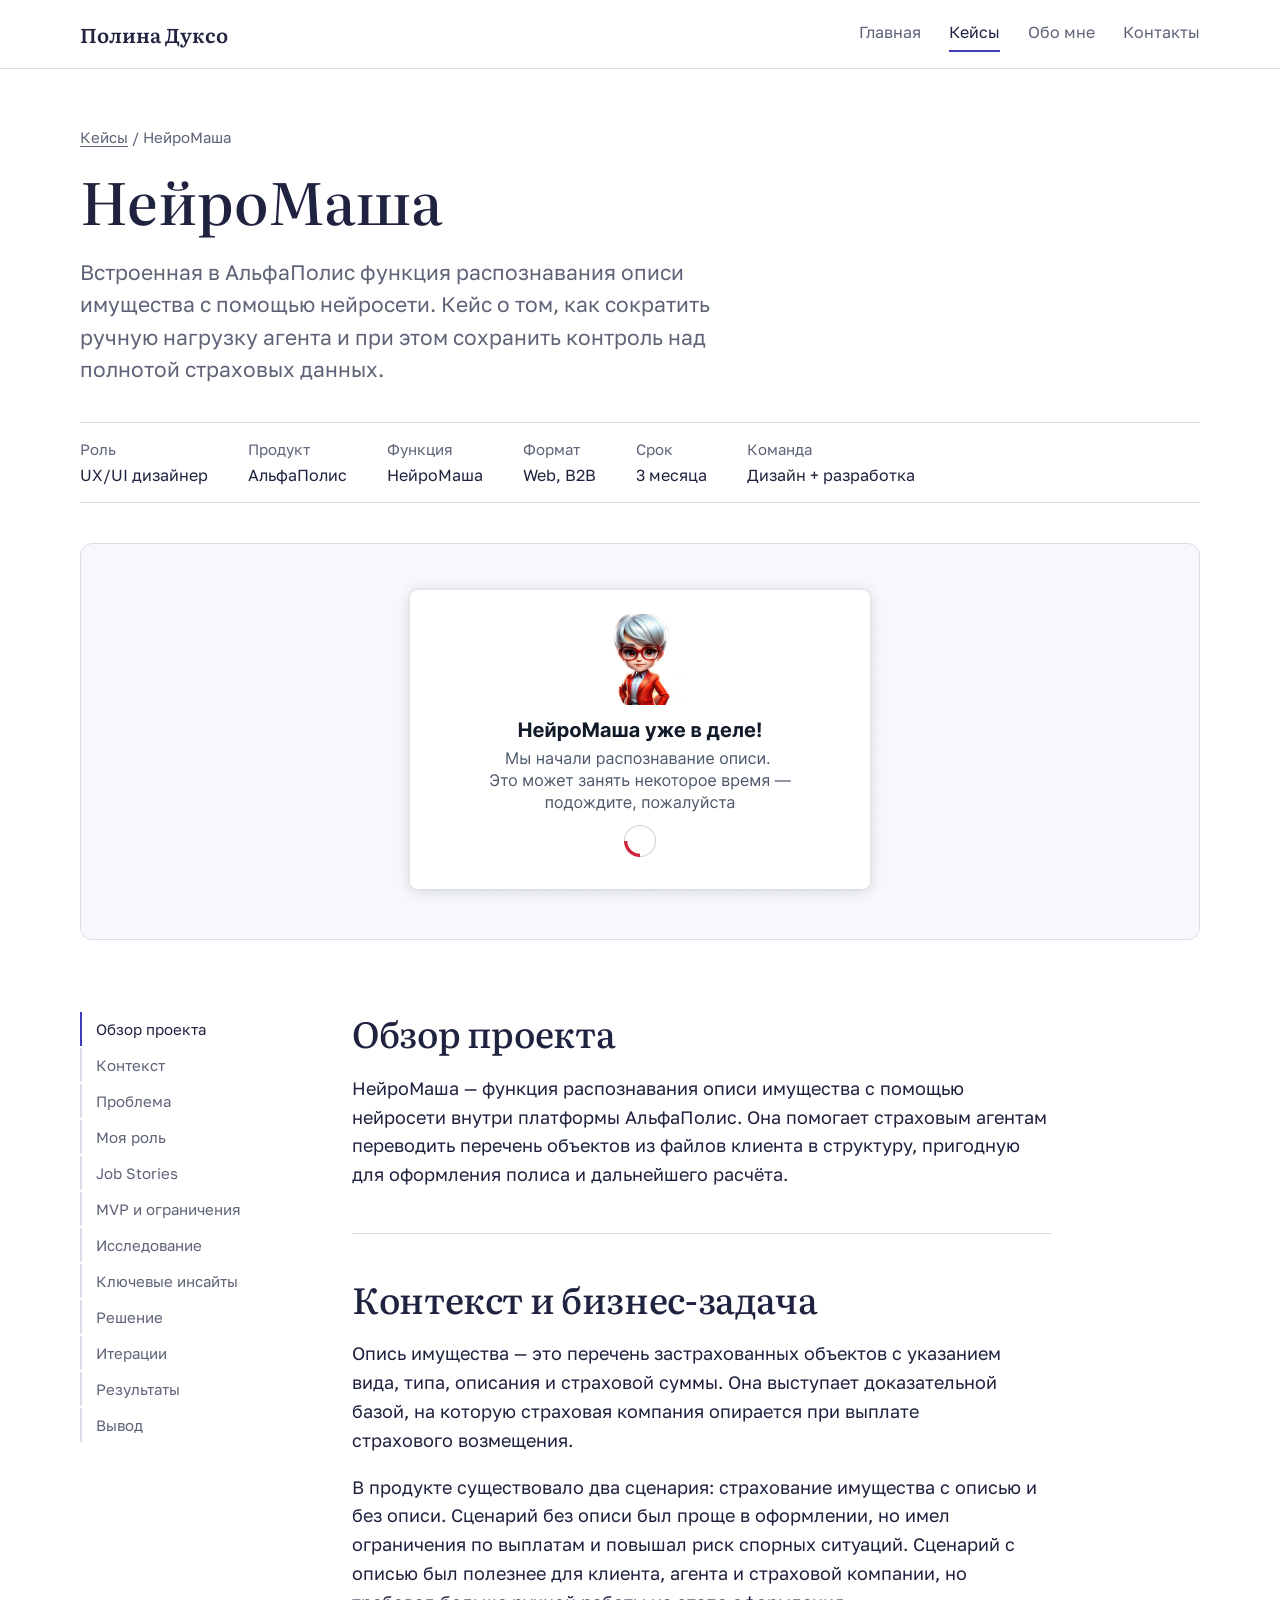
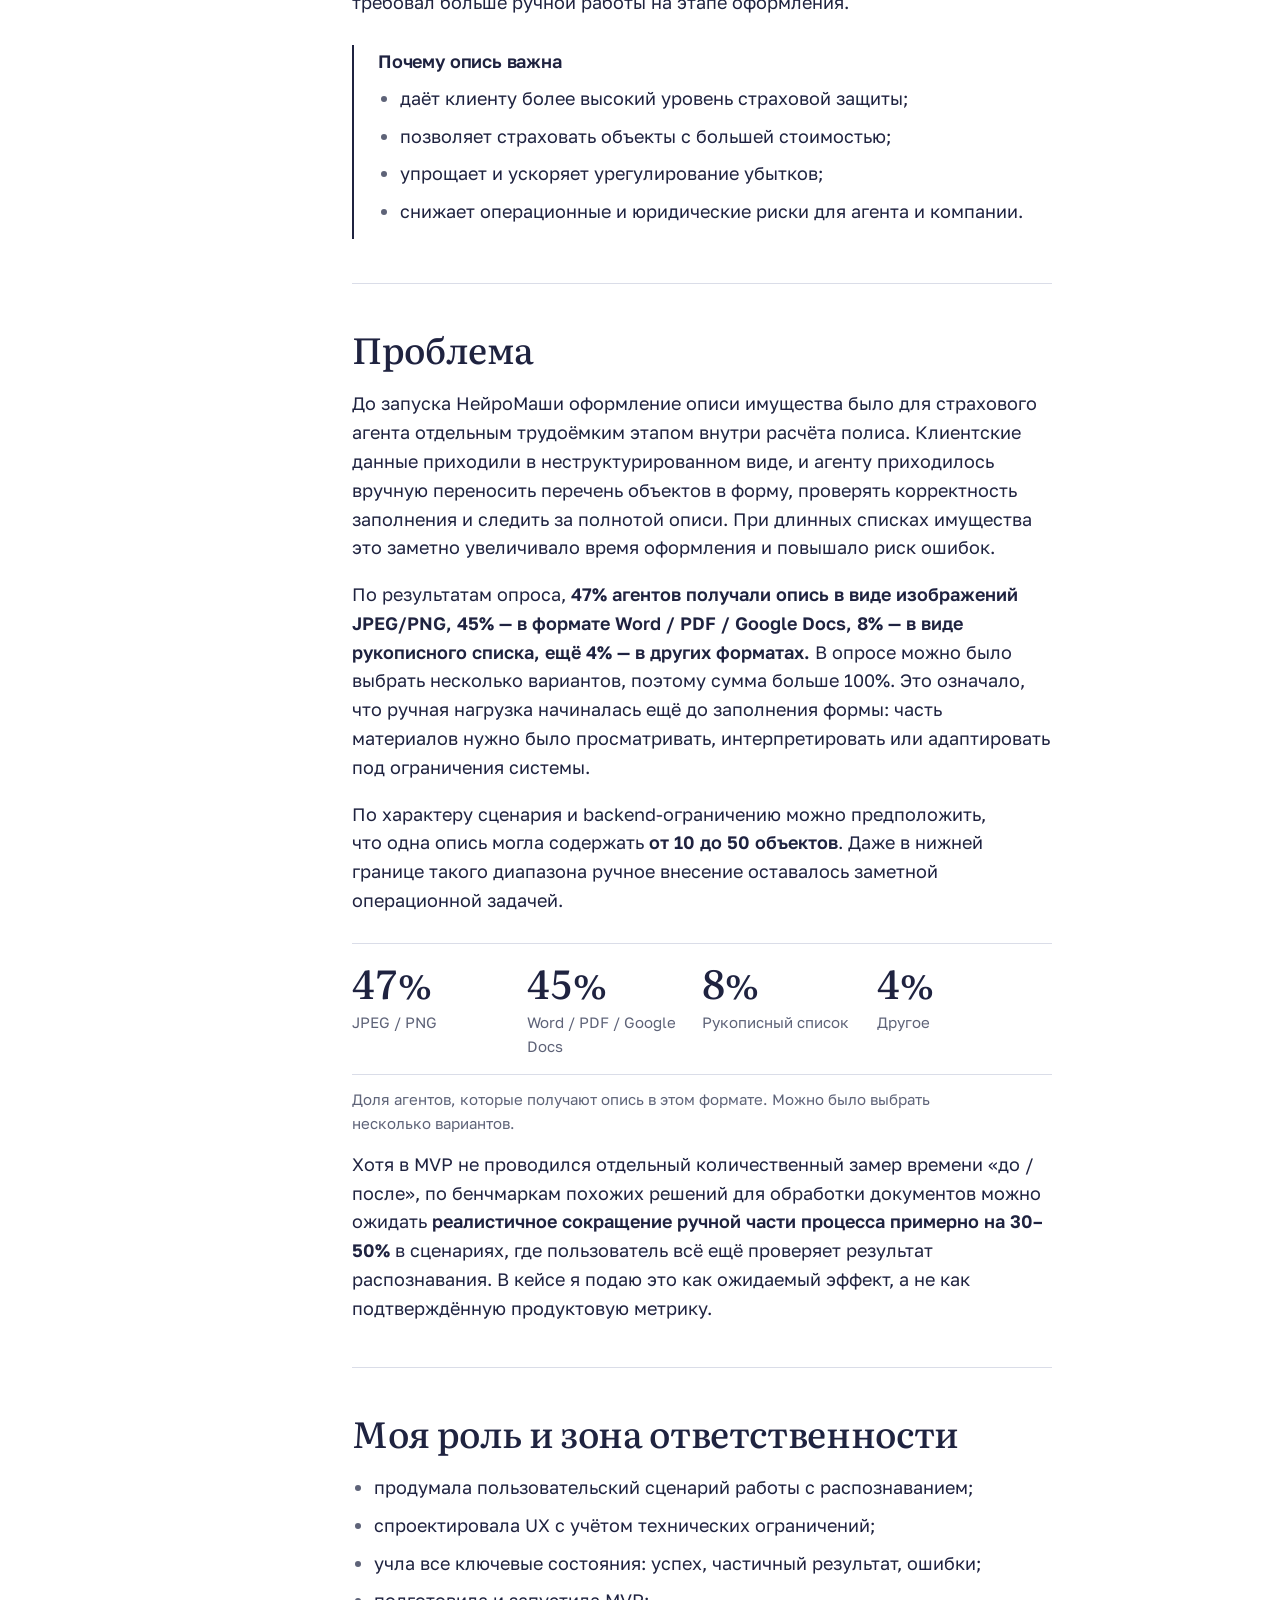
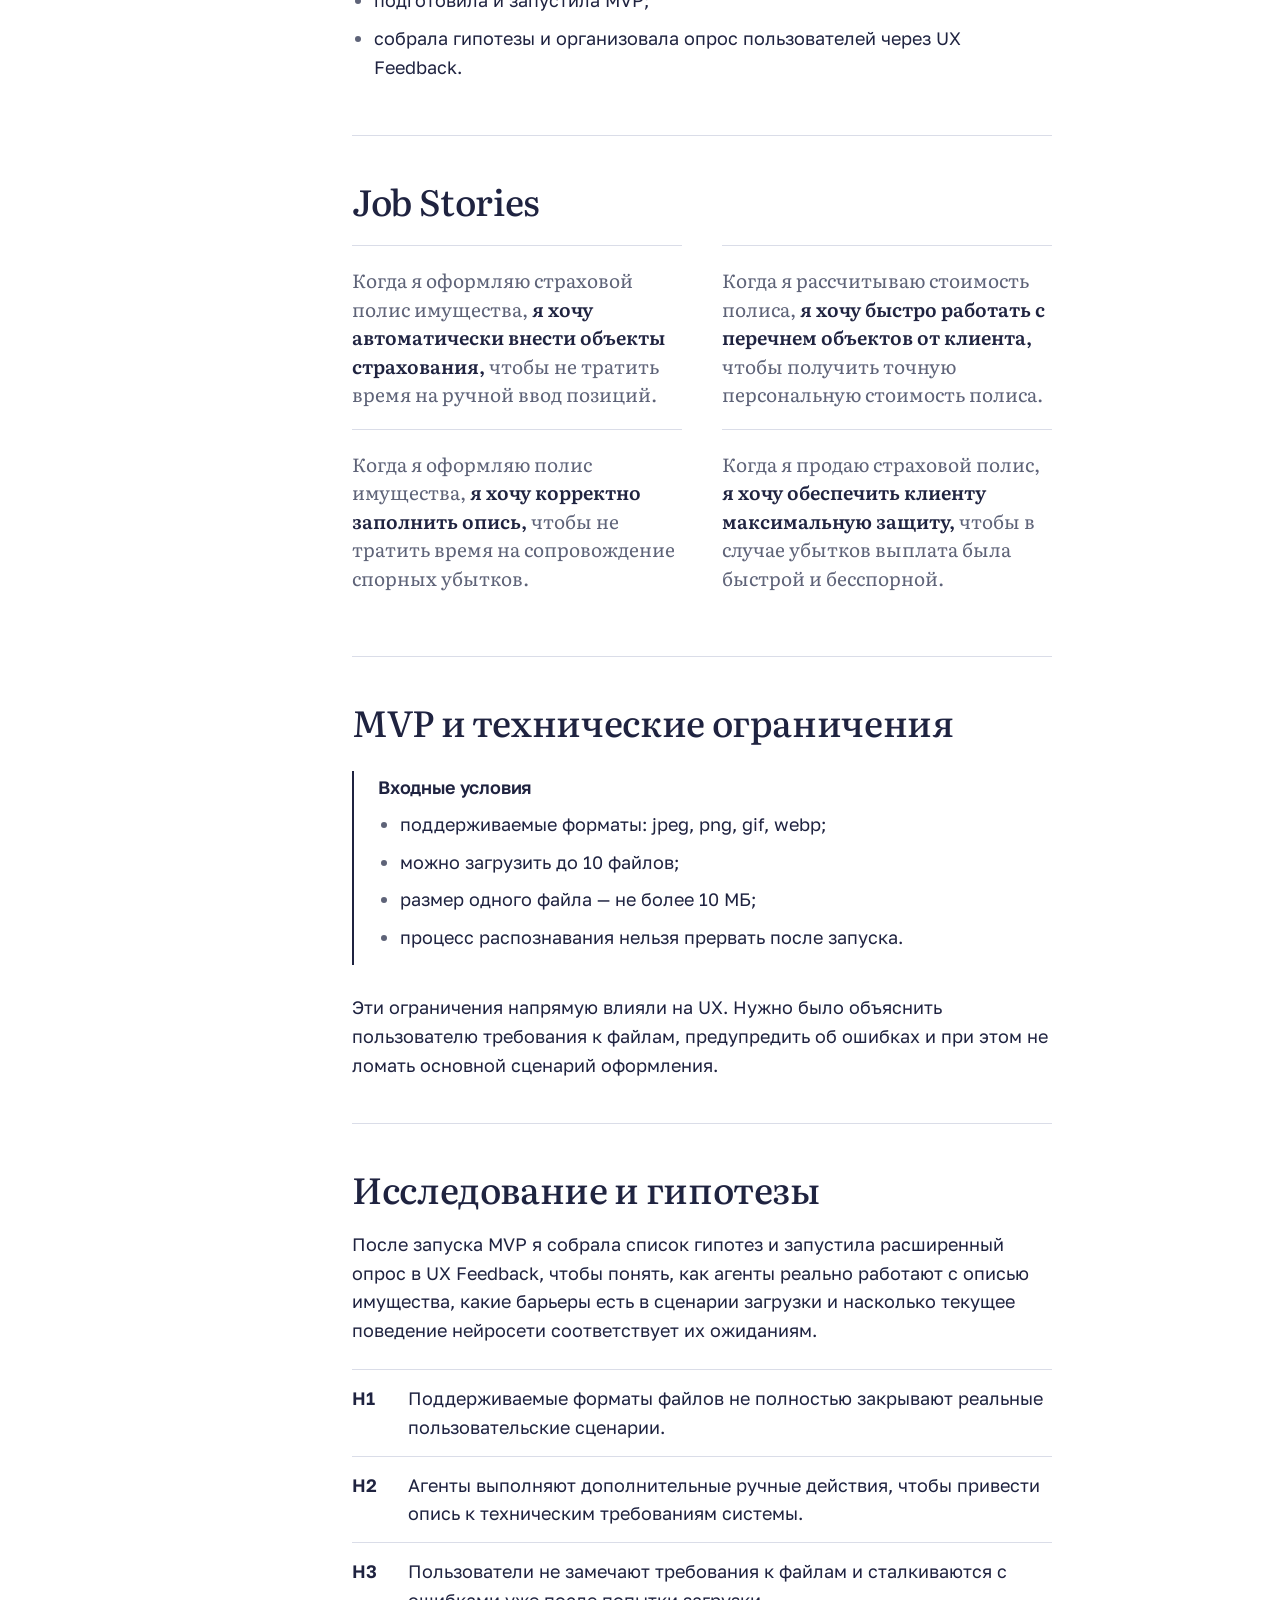
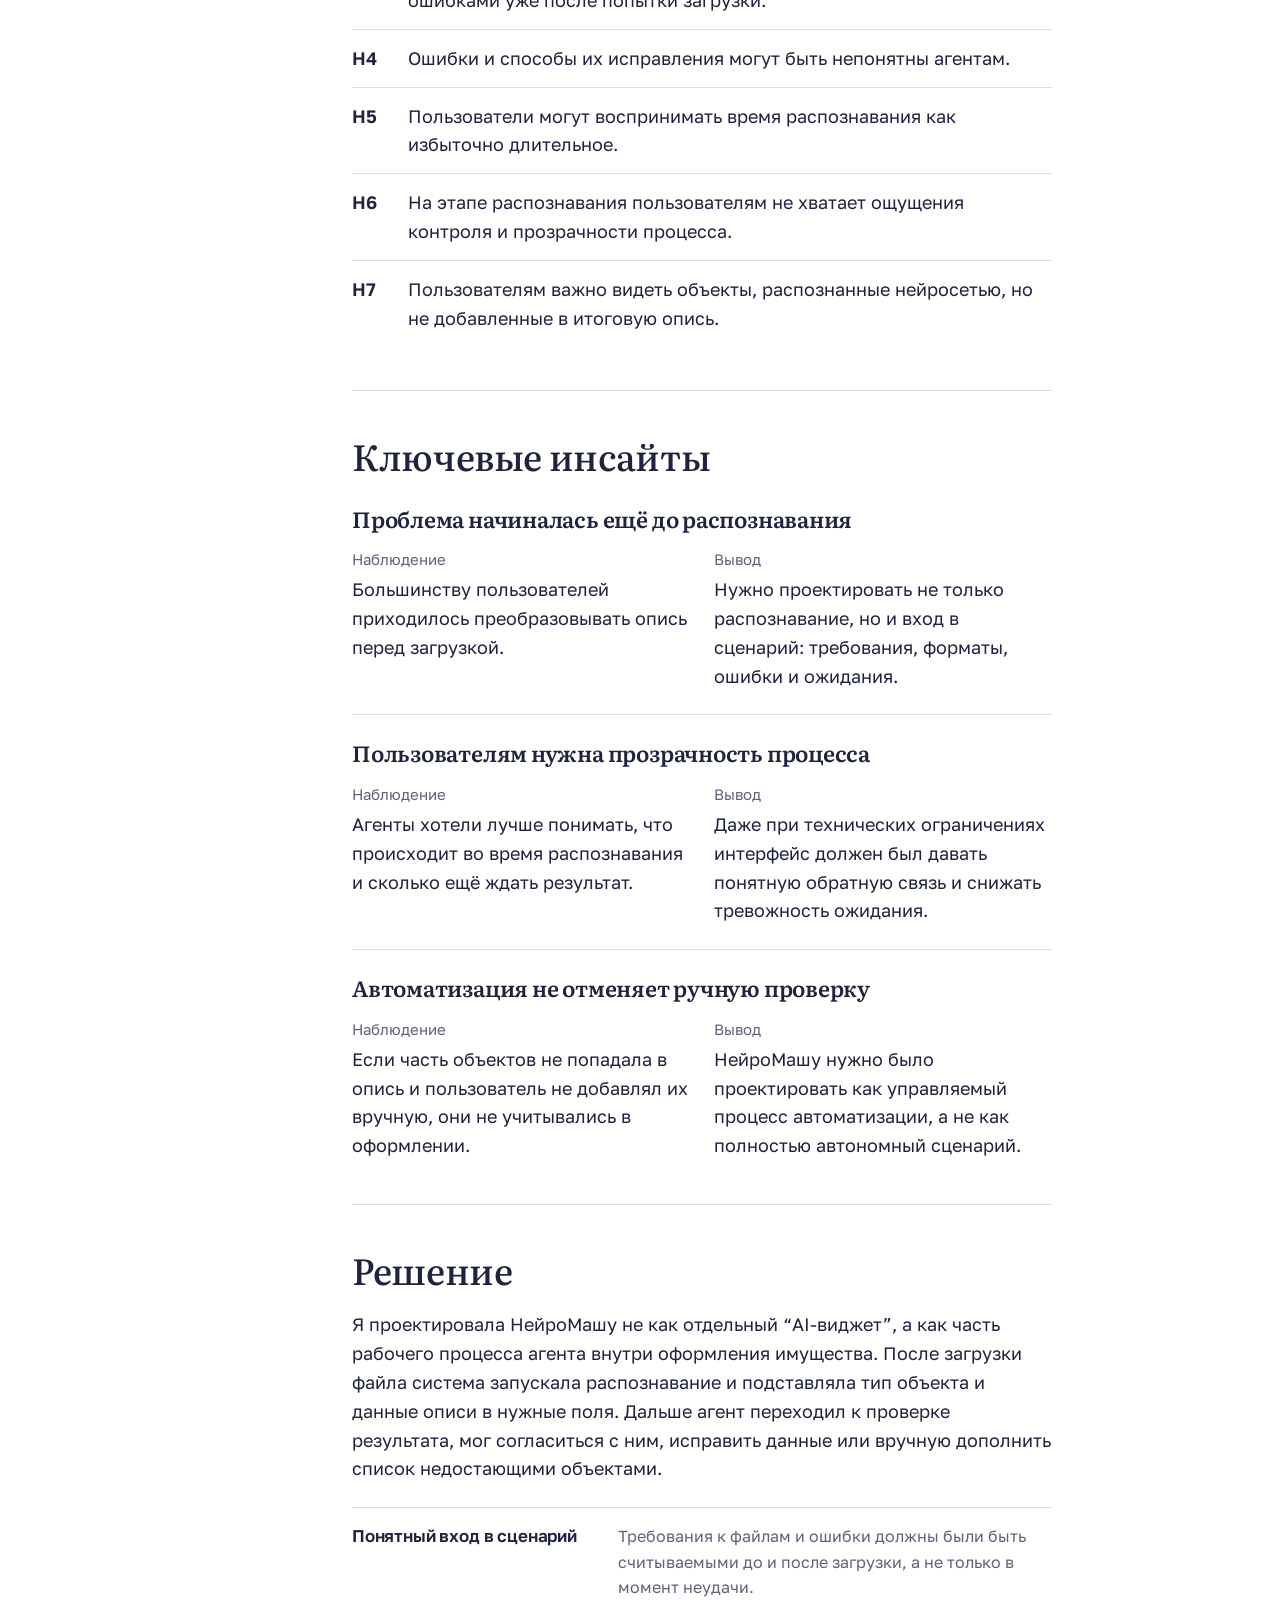
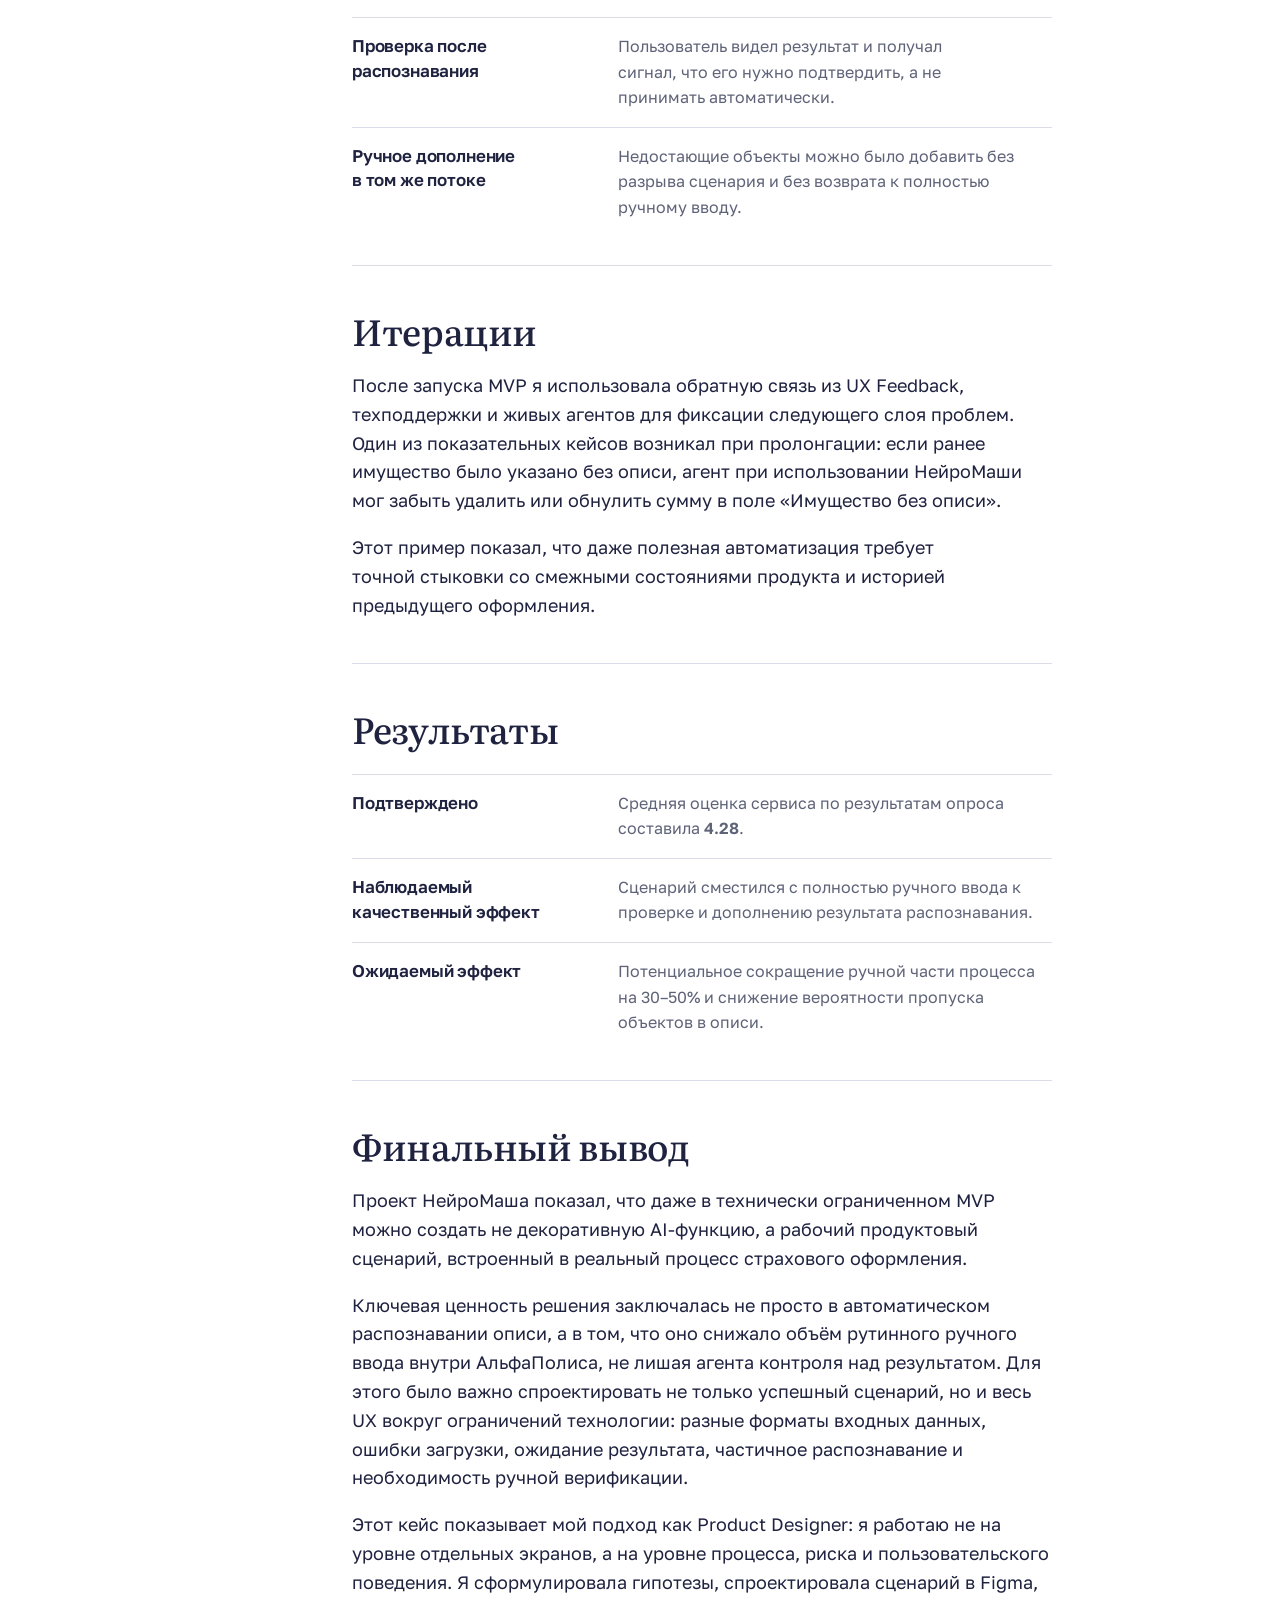
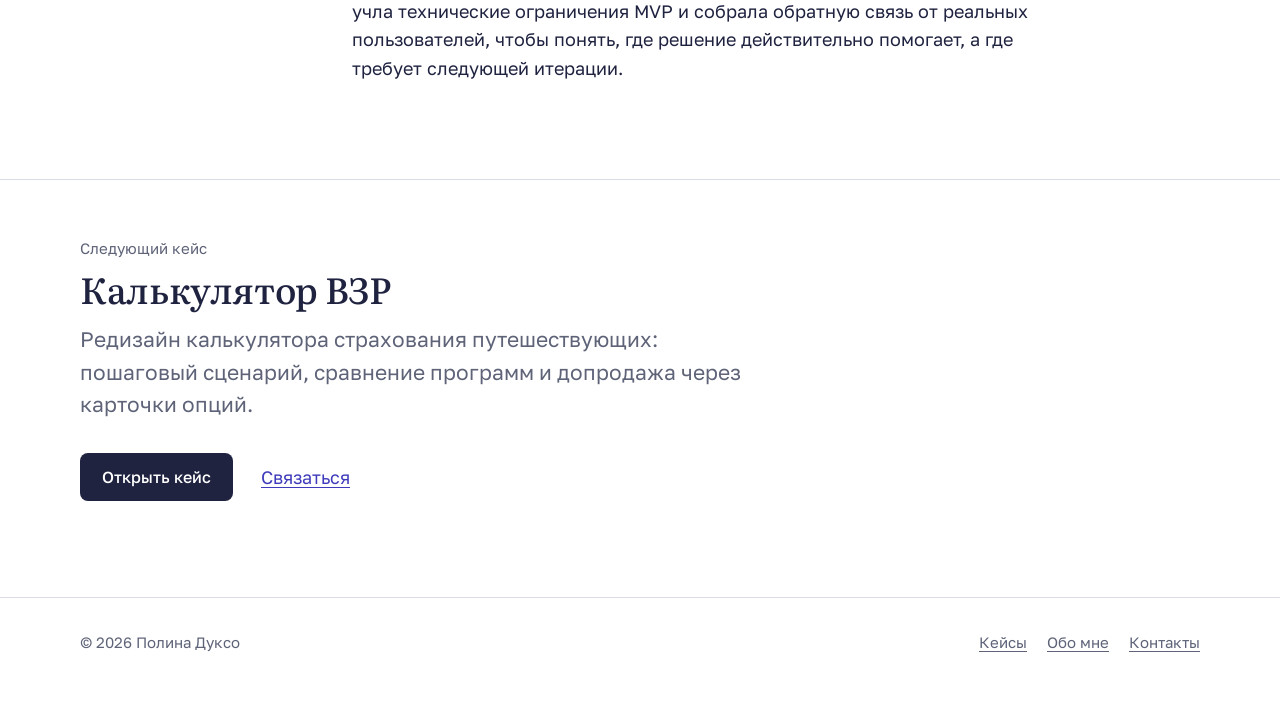
<file: project-neiromasha.html>
<!doctype html>
<html lang="ru">
<head>
  <meta charset="UTF-8">
  <meta name="viewport" content="width=device-width, initial-scale=1.0">
  <title>НейроМаша — case study | Полина Дуксо</title>
  <meta name="description" content="UX/UI case study НейроМаша: как встроить распознавание описи имущества в АльфаПолис и сократить ручную нагрузку страхового агента.">
  <meta property="og:type" content="article">
  <meta property="og:locale" content="ru_RU">
  <meta property="og:title" content="НейроМаша — case study | Полина Дуксо">
  <meta property="og:description" content="UX/UI case study НейроМаша: как встроить распознавание описи имущества в АльфаПолис и сократить ручную нагрузку страхового агента.">
  <link rel="preconnect" href="https://fonts.googleapis.com">
  <link rel="preconnect" href="https://fonts.gstatic.com" crossorigin>
  <link href="https://fonts.googleapis.com/css2?family=Golos+Text:wght@400;500;600&family=Literata:opsz,wght@7..72,400;7..72,500;7..72,600&display=swap" rel="stylesheet">
  <link rel="stylesheet" href="assets/css/style.css">
  <link rel="icon" href="assets/img/favicon.svg" type="image/svg+xml">
  <meta name="theme-color" content="#ffffff">
</head>
<body>
  <a class="skip-link" href="#main">К содержанию</a>
  <div class="site-shell">
    <header class="site-header">
      <div class="container nav-wrap">
        <a class="brand" href="index.html">Полина Дуксо</a>
        <button class="nav-toggle" type="button" aria-label="Меню" aria-controls="site-nav" aria-expanded="false">☰</button>
        <nav class="site-nav" id="site-nav" aria-label="Основное меню">
          <a href="index.html">Главная</a>
          <a class="is-active" href="projects.html" aria-current="true">Кейсы</a>
          <a href="about.html">Обо мне</a>
          <a href="contact.html">Контакты</a>
        </nav>
      </div>
    </header>

    <main id="main">
      <section class="case-hero">
        <div class="container">
          <nav class="breadcrumb" aria-label="Навигационная цепочка"><a href="projects.html">Кейсы</a> / <span aria-current="page">НейроМаша</span></nav>
          <h1>НейроМаша</h1>
          <p class="lead">
            Встроенная в АльфаПолис функция распознавания описи имущества с помощью нейросети.
            Кейс о том, как сократить ручную нагрузку агента и при этом сохранить контроль над полнотой страховых данных.
          </p>
          <dl class="facts facts-row">
            <div><dt>Роль</dt><dd>UX/UI дизайнер</dd></div>
            <div><dt>Продукт</dt><dd>АльфаПолис</dd></div>
            <div><dt>Функция</dt><dd>НейроМаша</dd></div>
            <div><dt>Формат</dt><dd>Web, B2B</dd></div>
            <div><dt>Срок</dt><dd>3 месяца</dd></div>
            <div><dt>Команда</dt><dd>Дизайн + разработка</dd></div>
          </dl>
          <figure class="shot shot-natural case-cover">
            <img src="НейроМаша/neromacha-product-present.png" alt="НейроМаша — экран ожидания распознавания описи имущества">
          </figure>
        </div>
      </section>

      <div class="container case-body">
        <aside class="case-toc">
          <nav aria-label="Разделы кейса">
            <a href="#overview">Обзор проекта</a>
            <a href="#context">Контекст</a>
            <a href="#problem">Проблема</a>
            <a href="#role">Моя роль</a>
            <a href="#jobs">Job Stories</a>
            <a href="#mvp">MVP и ограничения</a>
            <a href="#research">Исследование</a>
            <a href="#insights">Ключевые инсайты</a>
            <a href="#solution">Решение</a>
            <a href="#iterations">Итерации</a>
            <a href="#results">Результаты</a>
            <a href="#conclusion">Вывод</a>
          </nav>
        </aside>

        <article class="case-content">
          <section id="overview">
            <h2>Обзор проекта</h2>
            <p>
              НейроМаша — функция распознавания описи имущества с помощью нейросети внутри платформы АльфаПолис.
              Она помогает страховым агентам переводить перечень объектов из файлов клиента в структуру, пригодную для оформления полиса и дальнейшего расчёта.
            </p>
          </section>

          <section id="context">
            <h2>Контекст и <span class="nowrap">бизнес-задача</span></h2>
            <p>
              Опись имущества — это перечень застрахованных объектов с указанием вида, типа, описания и страховой суммы.
              Она выступает доказательной базой, на которую страховая компания опирается при выплате страхового возмещения.
            </p>
            <p>
              В продукте существовало два сценария: страхование имущества с описью и без описи. Сценарий без описи был проще в оформлении,
              но имел ограничения по выплатам и повышал риск спорных ситуаций. Сценарий с описью был полезнее для клиента, агента и страховой компании,
              но требовал больше ручной работы на этапе оформления.
            </p>
            <aside class="note">
              <h3>Почему опись важна</h3>
              <ul>
                <li>даёт клиенту более высокий уровень страховой защиты;</li>
                <li>позволяет страховать объекты с большей стоимостью;</li>
                <li>упрощает и ускоряет урегулирование убытков;</li>
                <li>снижает операционные и юридические риски для агента и компании.</li>
              </ul>
            </aside>
          </section>

          <section id="problem">
            <h2>Проблема</h2>
            <p>
              До запуска НейроМаши оформление описи имущества было для страхового агента отдельным трудоёмким этапом внутри расчёта полиса.
              Клиентские данные приходили в неструктурированном виде, и агенту приходилось вручную переносить перечень объектов в форму,
              проверять корректность заполнения и следить за полнотой описи. При длинных списках имущества это заметно увеличивало время оформления и повышало риск ошибок.
            </p>
            <p>
              По результатам опроса, <strong>47% агентов получали опись в виде изображений JPEG/PNG, 45% — в формате Word / PDF / Google Docs, 8% — в виде рукописного списка, ещё 4% — в других форматах.</strong>
              В опросе можно было выбрать несколько вариантов, поэтому сумма больше 100%.
              Это означало, что ручная нагрузка начиналась ещё до заполнения формы: часть материалов нужно было просматривать, интерпретировать или адаптировать под ограничения системы.
            </p>
            <p>
              По характеру сценария и backend-ограничению можно предположить, что одна опись могла содержать <strong>от 10 до 50 объектов</strong>.
              Даже в нижней границе такого диапазона ручное внесение оставалось заметной операционной задачей.
            </p>
            <ul class="figures" role="list">
              <li><b>47%</b><span>JPEG / PNG</span></li>
              <li><b>45%</b><span>Word / PDF / Google Docs</span></li>
              <li><b>8%</b><span>Рукописный список</span></li>
              <li><b>4%</b><span>Другое</span></li>
            </ul>
            <p class="figures-note">Доля агентов, которые получают опись в этом формате. Можно было выбрать несколько вариантов.</p>
            <p>
              Хотя в MVP не проводился отдельный количественный замер времени «до / после», по бенчмаркам похожих решений для обработки документов
              можно ожидать <strong>реалистичное сокращение ручной части процесса примерно на 30–50%</strong> в сценариях, где пользователь всё ещё проверяет результат распознавания.
              В кейсе я подаю это как ожидаемый эффект, а не как подтверждённую продуктовую метрику.
            </p>
          </section>

          <section id="role">
            <h2>Моя роль и зона ответственности</h2>
            <ul>
              <li>продумала пользовательский сценарий работы с распознаванием;</li>
              <li>спроектировала UX с учётом технических ограничений;</li>
              <li>учла все ключевые состояния: успех, частичный результат, ошибки;</li>
              <li>подготовила и запустила MVP;</li>
              <li>собрала гипотезы и организовала опрос пользователей через UX Feedback.</li>
            </ul>
          </section>

          <section id="jobs">
            <h2>Job Stories</h2>
            <ul class="stories" role="list">
              <li><p>Когда я оформляю страховой полис имущества, <strong>я хочу автоматически внести объекты страхования,</strong> чтобы не тратить время на ручной ввод позиций.</p></li>
              <li><p>Когда я рассчитываю стоимость полиса, <strong>я хочу быстро работать с перечнем объектов от клиента,</strong> чтобы получить точную персональную стоимость полиса.</p></li>
              <li><p>Когда я оформляю полис имущества, <strong>я хочу корректно заполнить опись,</strong> чтобы не тратить время на сопровождение спорных убытков.</p></li>
              <li><p>Когда я продаю страховой полис, <strong>я хочу обеспечить клиенту максимальную защиту,</strong> чтобы в случае убытков выплата была быстрой и бесспорной.</p></li>
            </ul>
          </section>

          <section id="mvp">
            <h2>MVP и технические ограничения</h2>
            <aside class="note">
              <h3>Входные условия</h3>
              <ul>
                <li>поддерживаемые форматы: jpeg, png, gif, webp;</li>
                <li>можно загрузить до 10 файлов;</li>
                <li>размер одного файла — не более 10 МБ;</li>
                <li>процесс распознавания нельзя прервать после запуска.</li>
              </ul>
            </aside>
            <p>
              Эти ограничения напрямую влияли на UX. Нужно было объяснить пользователю требования к файлам, предупредить об ошибках и при этом не ломать основной сценарий оформления.
            </p>
          </section>

          <section id="research">
            <h2>Исследование и гипотезы</h2>
            <p>
              После запуска MVP я собрала список гипотез и запустила расширенный опрос в UX Feedback, чтобы понять, как агенты реально работают с описью имущества,
              какие барьеры есть в сценарии загрузки и насколько текущее поведение нейросети соответствует их ожиданиям.
            </p>
            <ol class="hypotheses" role="list">
              <li><b>H1</b><p>Поддерживаемые форматы файлов не полностью закрывают реальные пользовательские сценарии.</p></li>
              <li><b>H2</b><p>Агенты выполняют дополнительные ручные действия, чтобы привести опись к техническим требованиям системы.</p></li>
              <li><b>H3</b><p>Пользователи не замечают требования к файлам и сталкиваются с ошибками уже после попытки загрузки.</p></li>
              <li><b>H4</b><p>Ошибки и способы их исправления могут быть непонятны агентам.</p></li>
              <li><b>H5</b><p>Пользователи могут воспринимать время распознавания как избыточно длительное.</p></li>
              <li><b>H6</b><p>На этапе распознавания пользователям не хватает ощущения контроля и прозрачности процесса.</p></li>
              <li><b>H7</b><p>Пользователям важно видеть объекты, распознанные нейросетью, но не добавленные в итоговую опись.</p></li>
            </ol>
          </section>

          <section id="insights">
            <h2>Ключевые инсайты</h2>
            <div class="findings">
              <article class="finding">
                <h3>Проблема начиналась ещё до распознавания</h3>
                <dl>
                  <div><dt>Наблюдение</dt><dd>Большинству пользователей приходилось преобразовывать опись перед загрузкой.</dd></div>
                  <div><dt>Вывод</dt><dd>Нужно проектировать не только распознавание, но и вход в сценарий: требования, форматы, ошибки и ожидания.</dd></div>
                </dl>
              </article>
              <article class="finding">
                <h3>Пользователям нужна прозрачность процесса</h3>
                <dl>
                  <div><dt>Наблюдение</dt><dd>Агенты хотели лучше понимать, что происходит во время распознавания и сколько ещё ждать результат.</dd></div>
                  <div><dt>Вывод</dt><dd>Даже при технических ограничениях интерфейс должен был давать понятную обратную связь и снижать тревожность ожидания.</dd></div>
                </dl>
              </article>
              <article class="finding">
                <h3>Автоматизация не отменяет ручную проверку</h3>
                <dl>
                  <div><dt>Наблюдение</dt><dd>Если часть объектов не попадала в опись и пользователь не добавлял их вручную, они не учитывались в оформлении.</dd></div>
                  <div><dt>Вывод</dt><dd>НейроМашу нужно было проектировать как управляемый процесс автоматизации, а не как полностью автономный сценарий.</dd></div>
                </dl>
              </article>
            </div>
          </section>

          <section id="solution">
            <h2>Решение</h2>
            <p>
              Я проектировала НейроМашу не как отдельный “AI-виджет”, а как часть рабочего процесса агента внутри оформления имущества.
              После загрузки файла система запускала распознавание и подставляла тип объекта и данные описи в нужные поля.
              Дальше агент переходил к проверке результата, мог согласиться с ним, исправить данные или вручную дополнить список недостающими объектами.
            </p>
            <div class="points">
              <div>
                <h3>Понятный вход в сценарий</h3>
                <p>Требования к файлам и ошибки должны были быть считываемыми до и после загрузки, а не только в момент неудачи.</p>
              </div>
              <div>
                <h3>Проверка после распознавания</h3>
                <p>Пользователь видел результат и получал сигнал, что его нужно подтвердить, а не принимать автоматически.</p>
              </div>
              <div>
                <h3>Ручное дополнение в том же потоке</h3>
                <p>Недостающие объекты можно было добавить без разрыва сценария и без возврата к полностью ручному вводу.</p>
              </div>
            </div>
            <!-- TODO: добавить скриншот экрана результата распознавания / проверки описи:
                   <figure class="case-figure"><div class="shot shot-natural" data-zoom><img src="..." alt="..."></div><figcaption>...</figcaption></figure> -->
          </section>

          <section id="iterations">
            <h2>Итерации</h2>
            <p>
              После запуска MVP я использовала обратную связь из UX Feedback, техподдержки и живых агентов для фиксации следующего слоя проблем.
              Один из показательных кейсов возникал при пролонгации: если ранее имущество было указано без описи, агент при использовании НейроМаши мог забыть удалить или обнулить сумму в поле «Имущество без описи».
            </p>
            <p>
              Этот пример показал, что даже полезная автоматизация требует точной стыковки со смежными состояниями продукта и историей предыдущего оформления.
            </p>
          </section>

          <section id="results">
            <h2>Результаты</h2>
            <div class="points">
              <div>
                <h3>Подтверждено</h3>
                <p>Средняя оценка сервиса по результатам опроса составила <strong>4.28</strong>.</p>
              </div>
              <div>
                <h3>Наблюдаемый качественный эффект</h3>
                <p>Сценарий сместился с полностью ручного ввода к проверке и дополнению результата распознавания.</p>
              </div>
              <div>
                <h3>Ожидаемый эффект</h3>
                <p>Потенциальное сокращение ручной части процесса на 30–50% и снижение вероятности пропуска объектов в описи.</p>
              </div>
            </div>
          </section>

          <section id="conclusion">
            <h2>Финальный вывод</h2>
            <p>
              Проект НейроМаша показал, что даже в технически ограниченном MVP можно создать не декоративную AI-функцию, а рабочий продуктовый сценарий,
              встроенный в реальный процесс страхового оформления.
            </p>
            <p>
              Ключевая ценность решения заключалась не просто в автоматическом распознавании описи, а в том, что оно снижало объём рутинного ручного ввода внутри АльфаПолиса,
              не лишая агента контроля над результатом. Для этого было важно спроектировать не только успешный сценарий, но и весь UX вокруг ограничений технологии:
              разные форматы входных данных, ошибки загрузки, ожидание результата, частичное распознавание и необходимость ручной верификации.
            </p>
            <p>
              Этот кейс показывает мой подход как Product Designer: я работаю не на уровне отдельных экранов, а на уровне процесса, риска и пользовательского поведения.
              Я сформулировала гипотезы, спроектировала сценарий в Figma, учла технические ограничения MVP и собрала обратную связь от реальных пользователей,
              чтобы понять, где решение действительно помогает, а где требует следующей итерации.
            </p>
          </section>
        </article>
      </div>

      <section class="next-case">
        <div class="container">
          <p class="next-label">Следующий кейс</p>
          <h2><a href="project-vzr.html">Калькулятор ВЗР</a></h2>
          <p class="lead">Редизайн калькулятора страхования путешествующих: пошаговый сценарий, сравнение программ и допродажа через карточки опций.</p>
          <div class="actions">
            <a class="button" href="project-vzr.html">Открыть кейс</a>
            <a href="contact.html">Связаться</a>
          </div>
        </div>
      </section>
    </main>

    <footer class="site-footer">
      <div class="container footer-wrap">
        <p>© 2026 Полина Дуксо</p>
        <div class="footer-links">
          <a href="projects.html">Кейсы</a>
          <a href="about.html">Обо мне</a>
          <a href="contact.html">Контакты</a>
        </div>
      </div>
    </footer>
  </div>
  <script src="assets/js/main.js"></script>
</body>
</html>
</file>
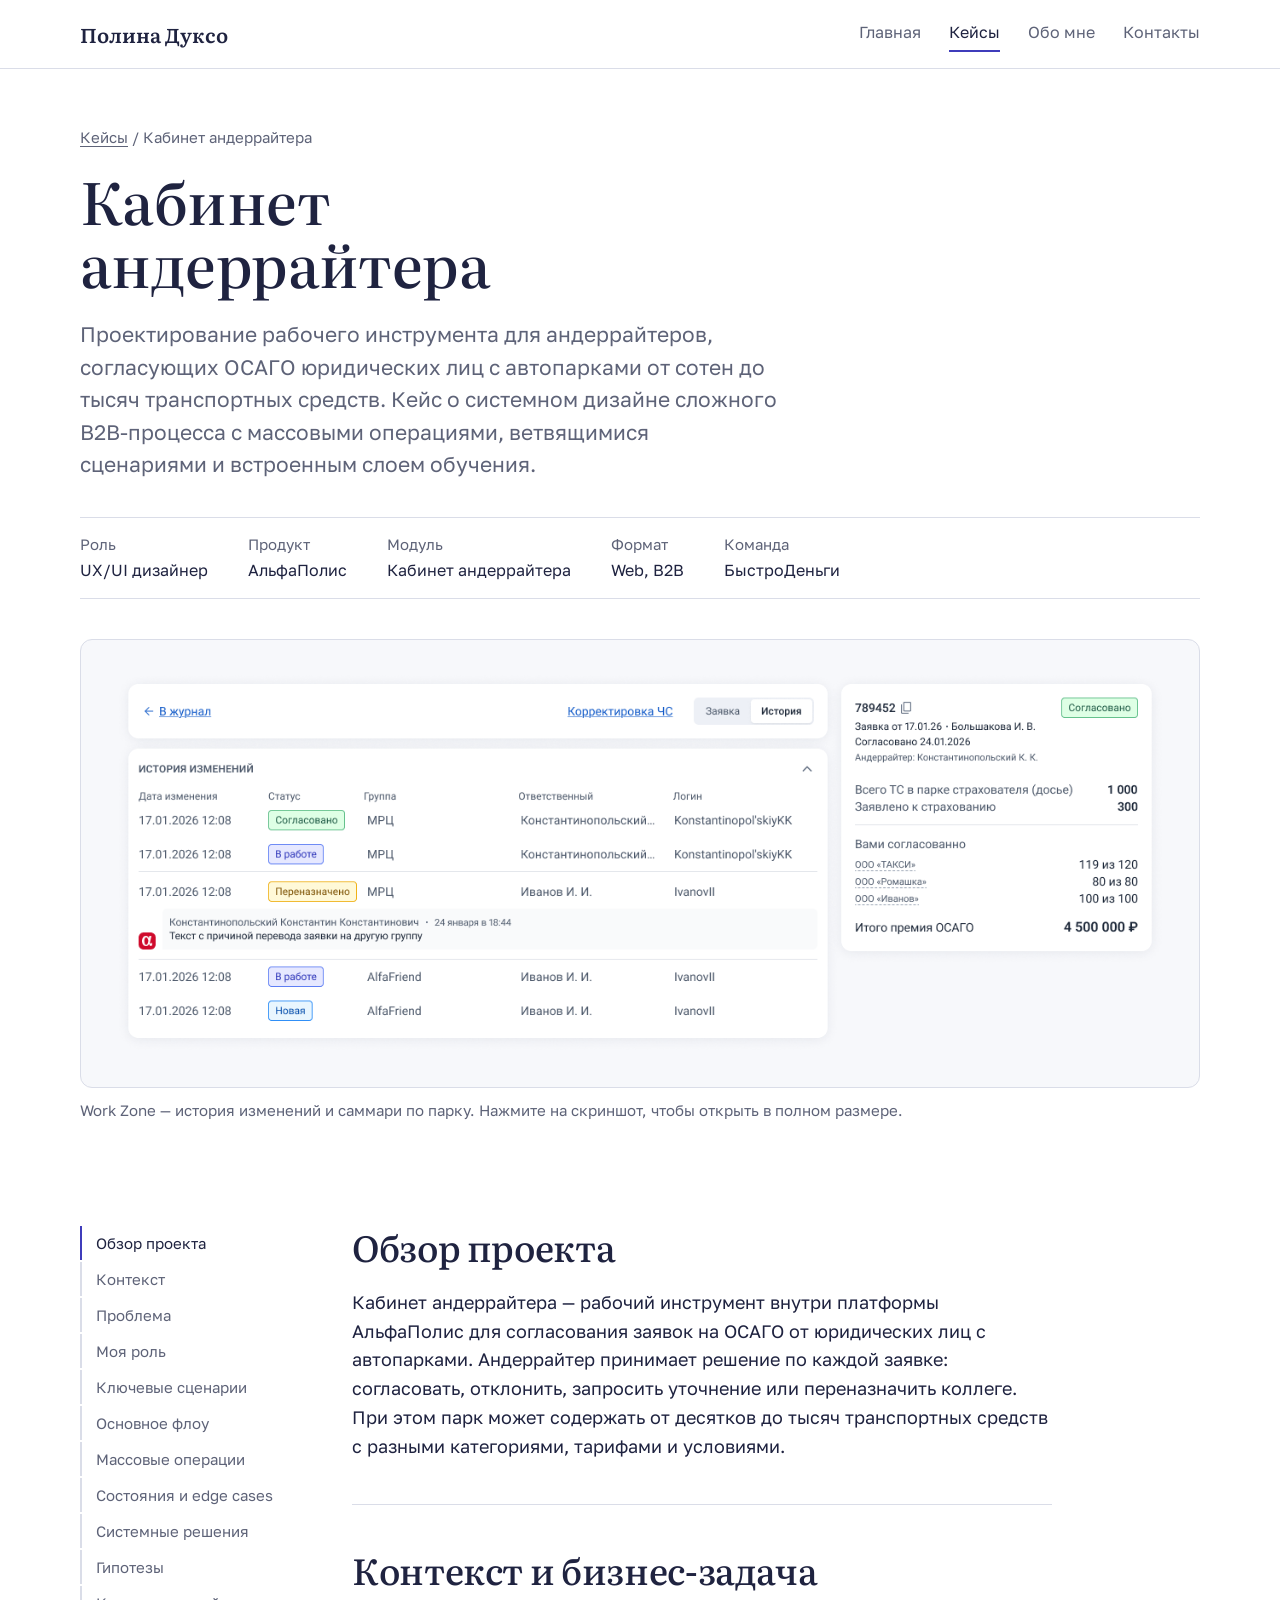
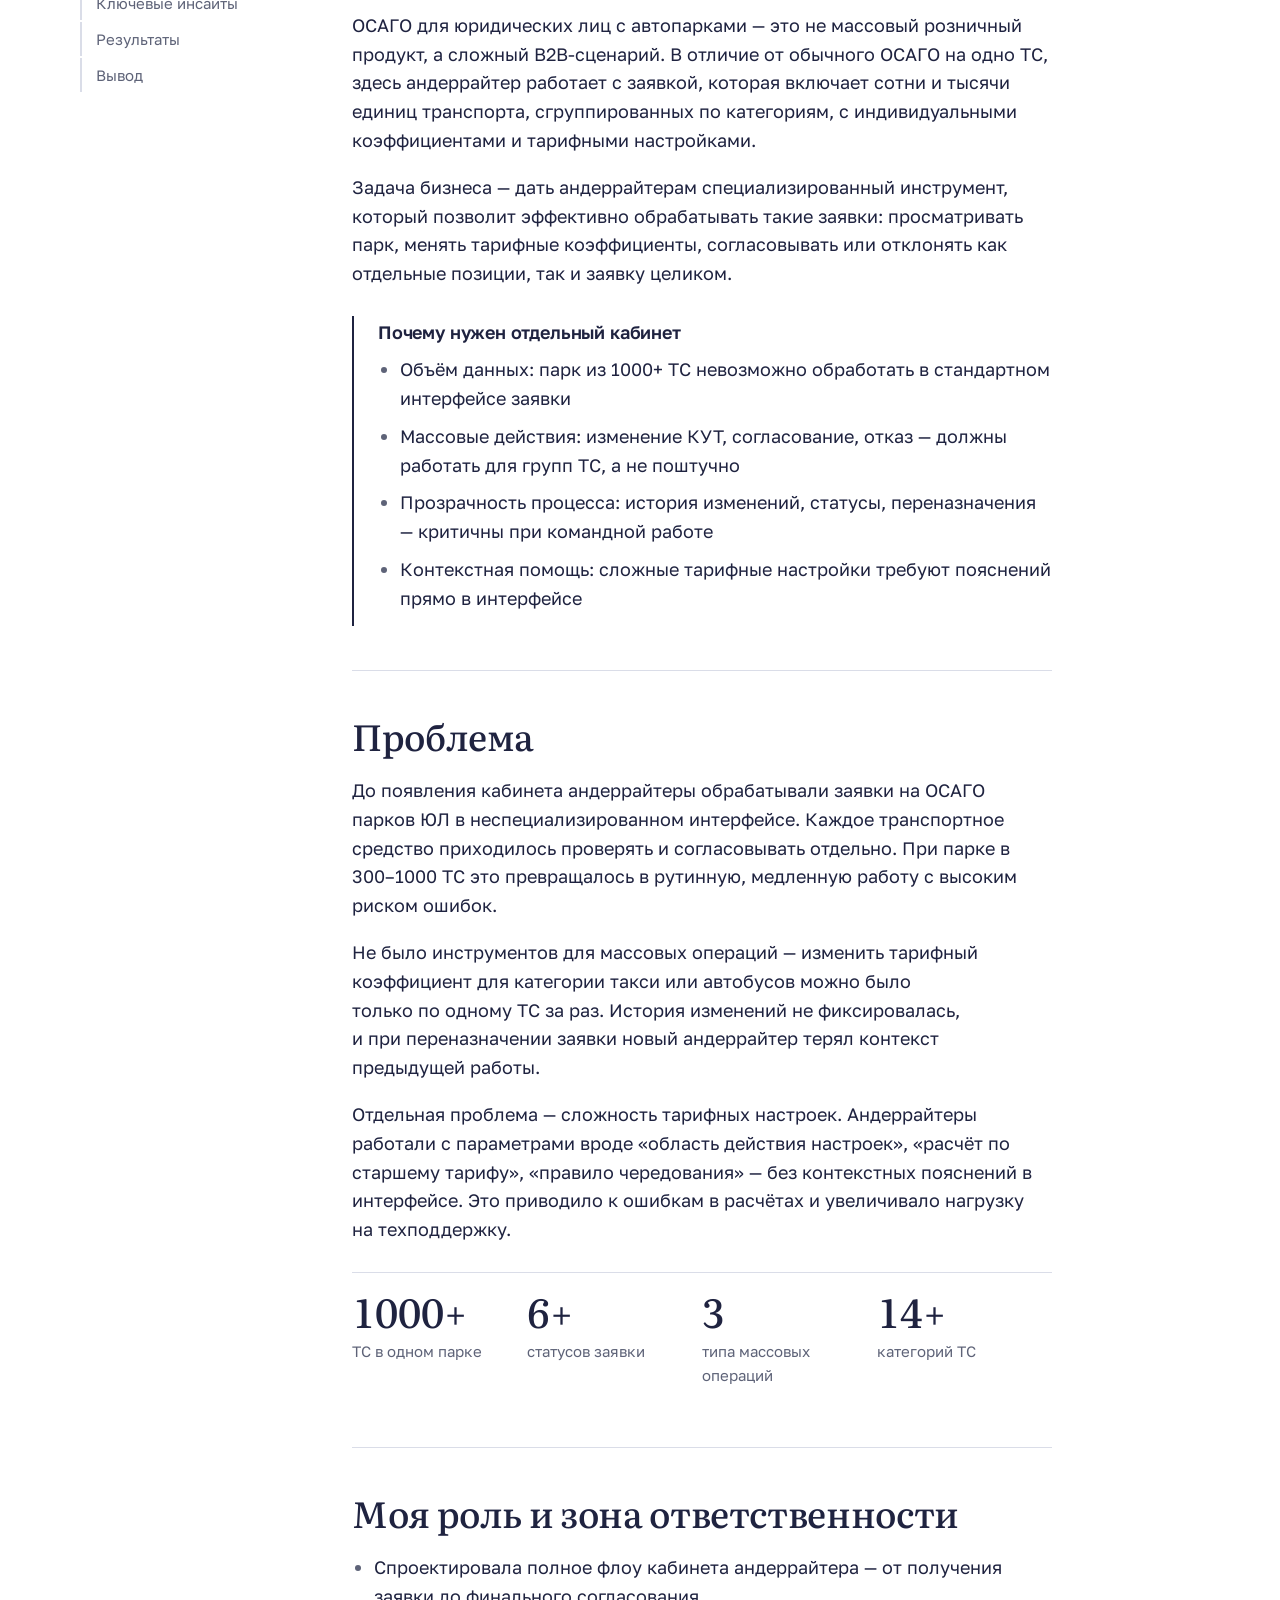
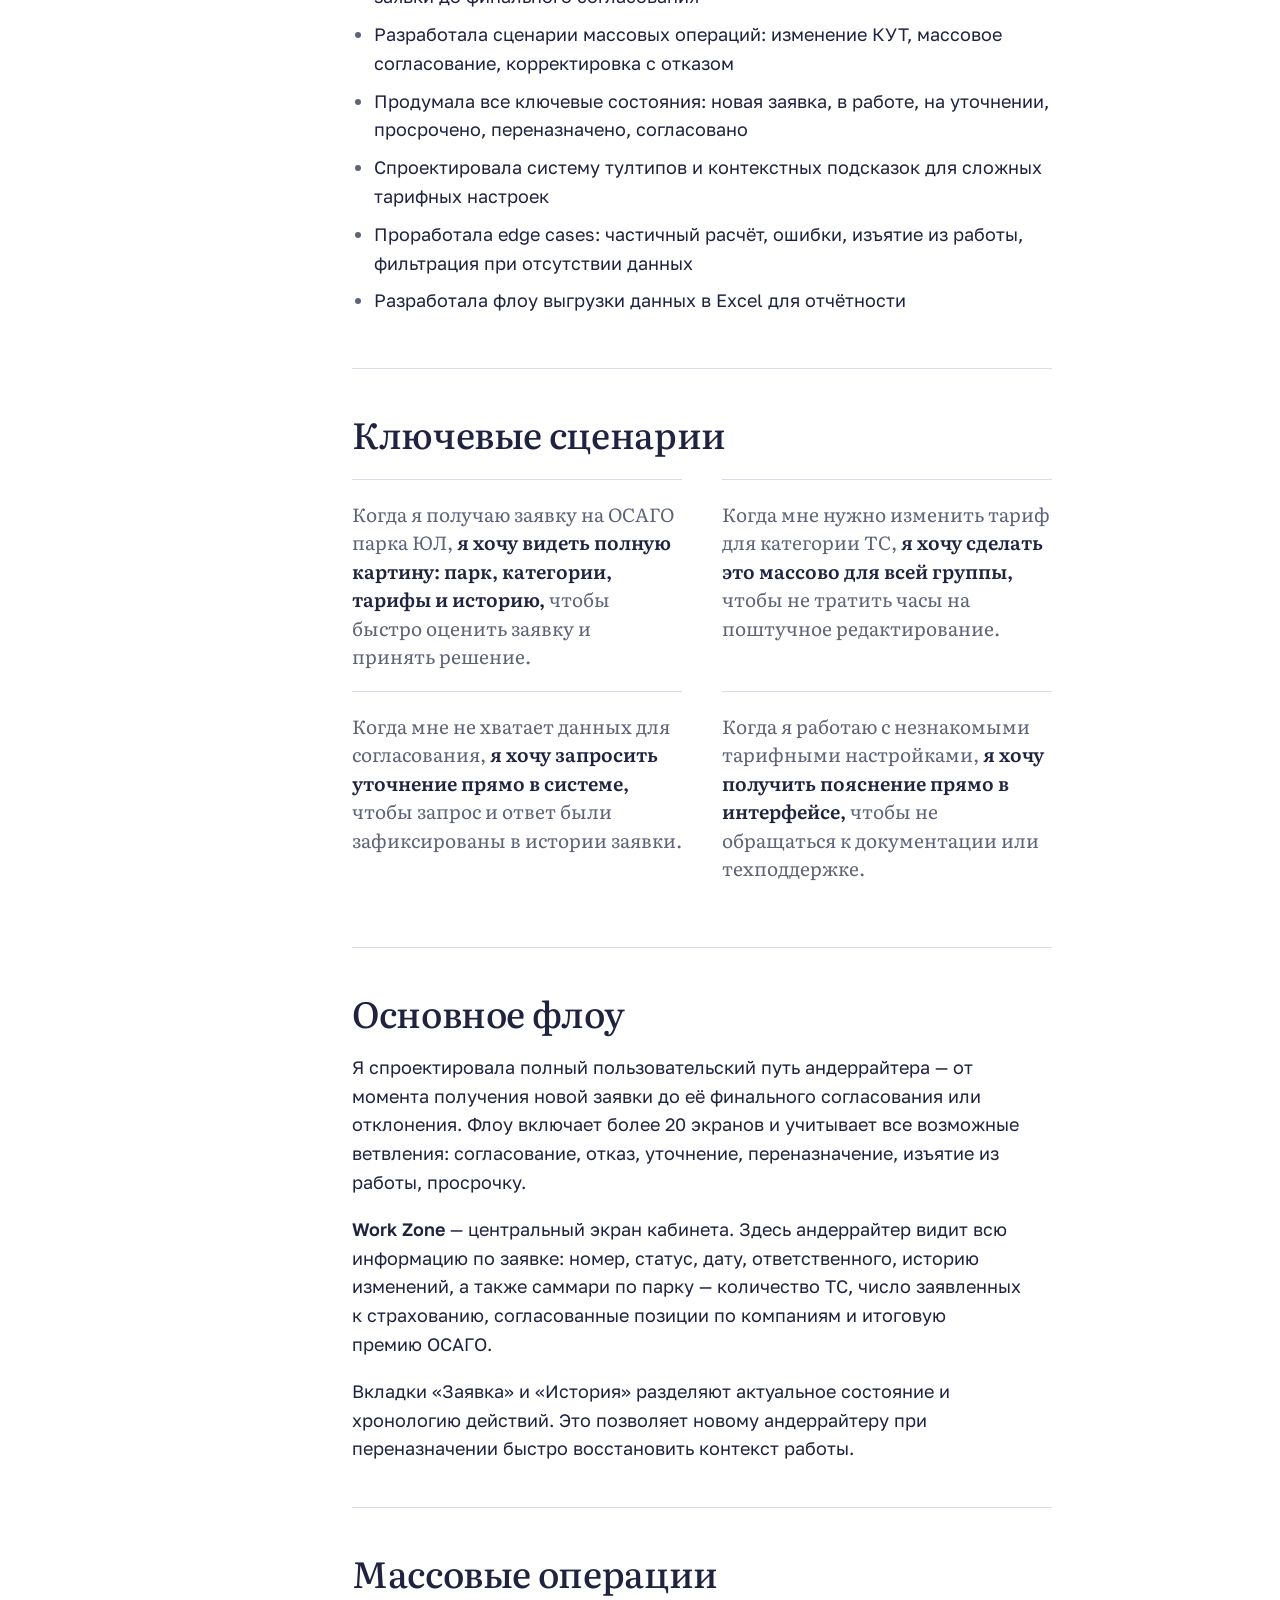
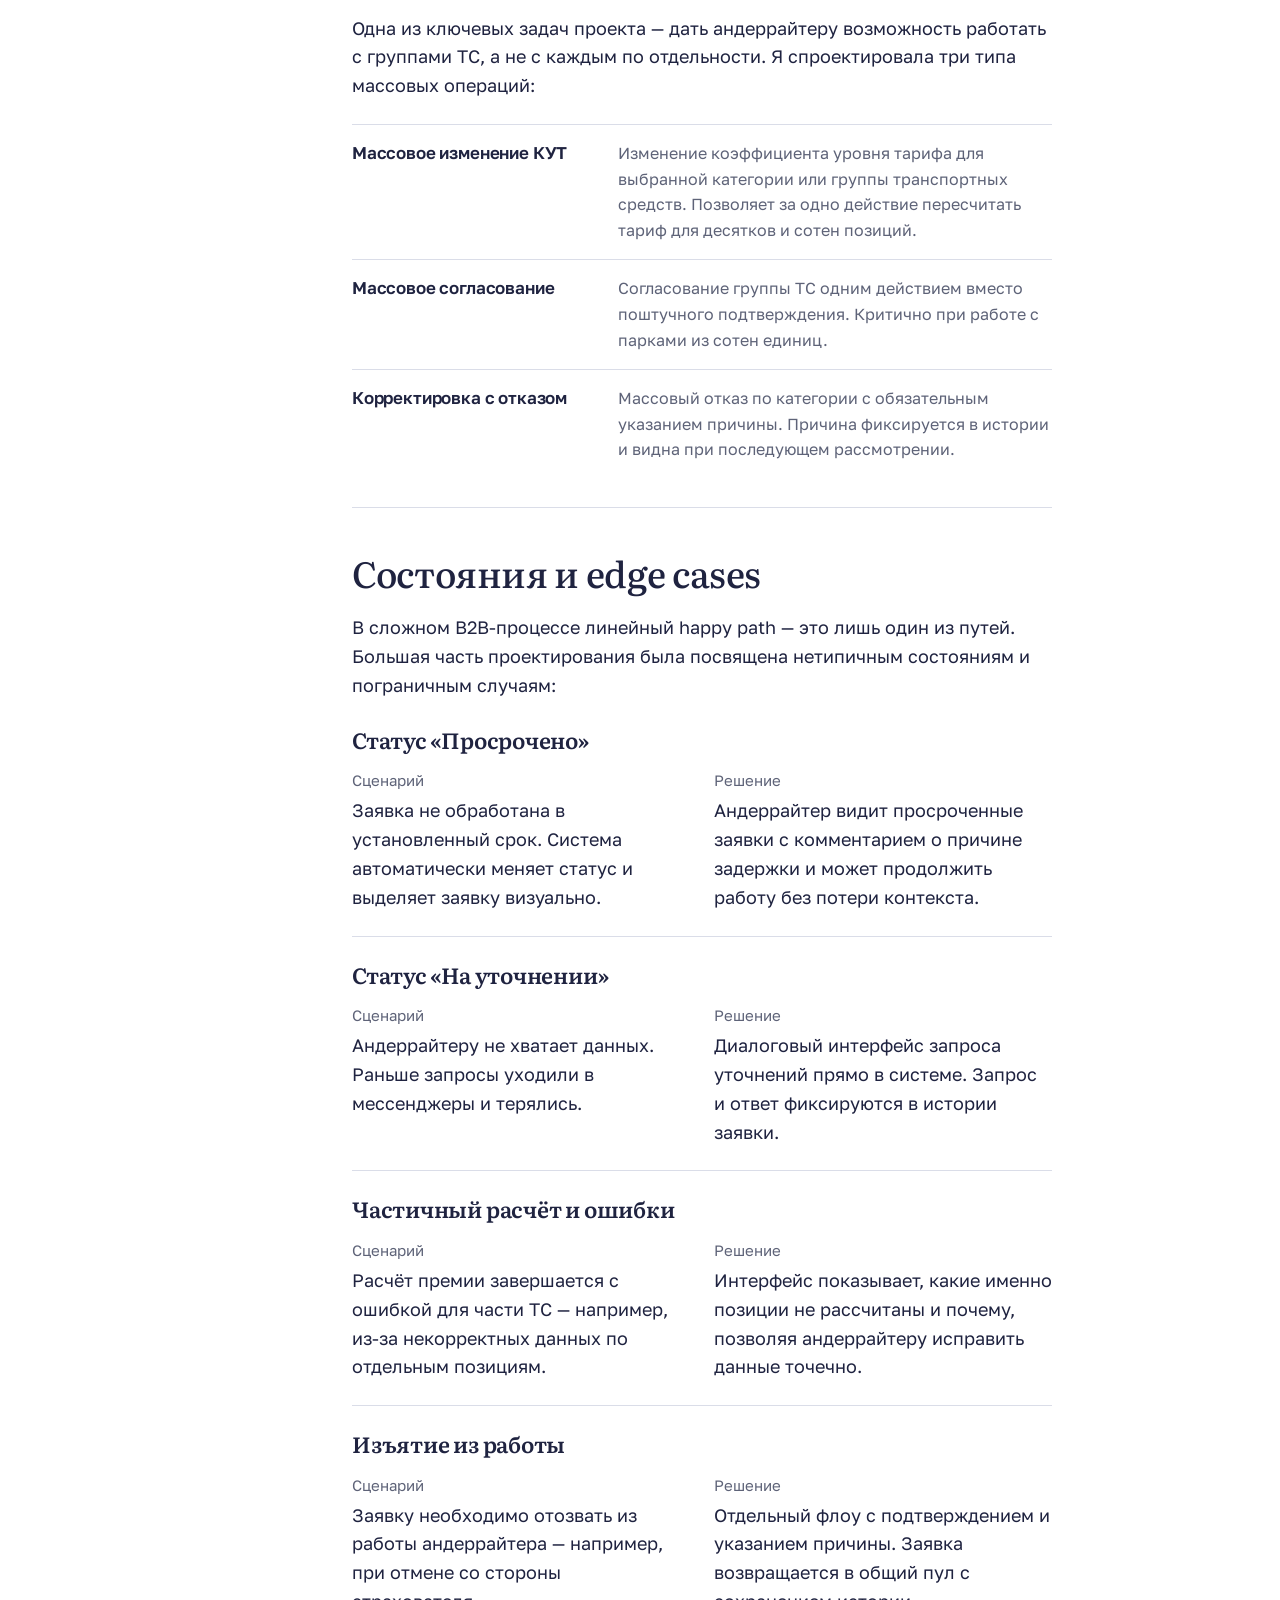
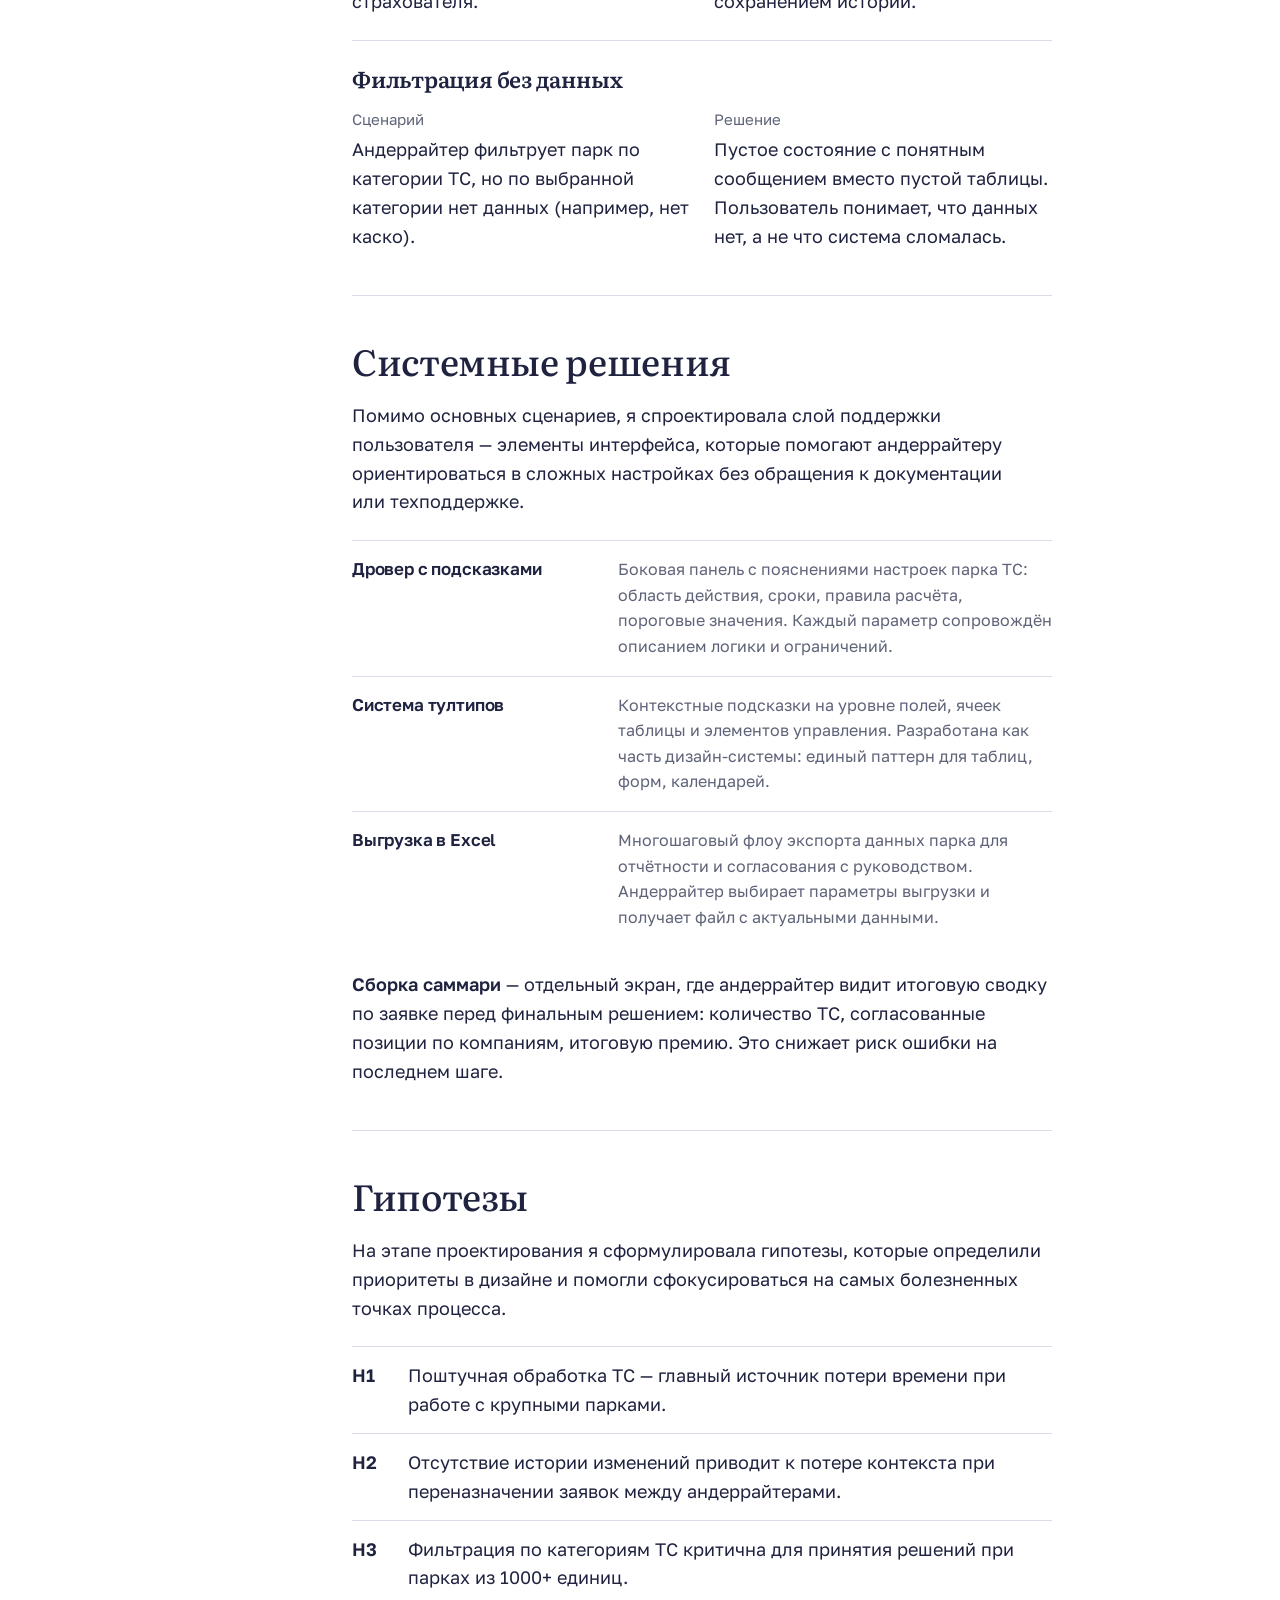
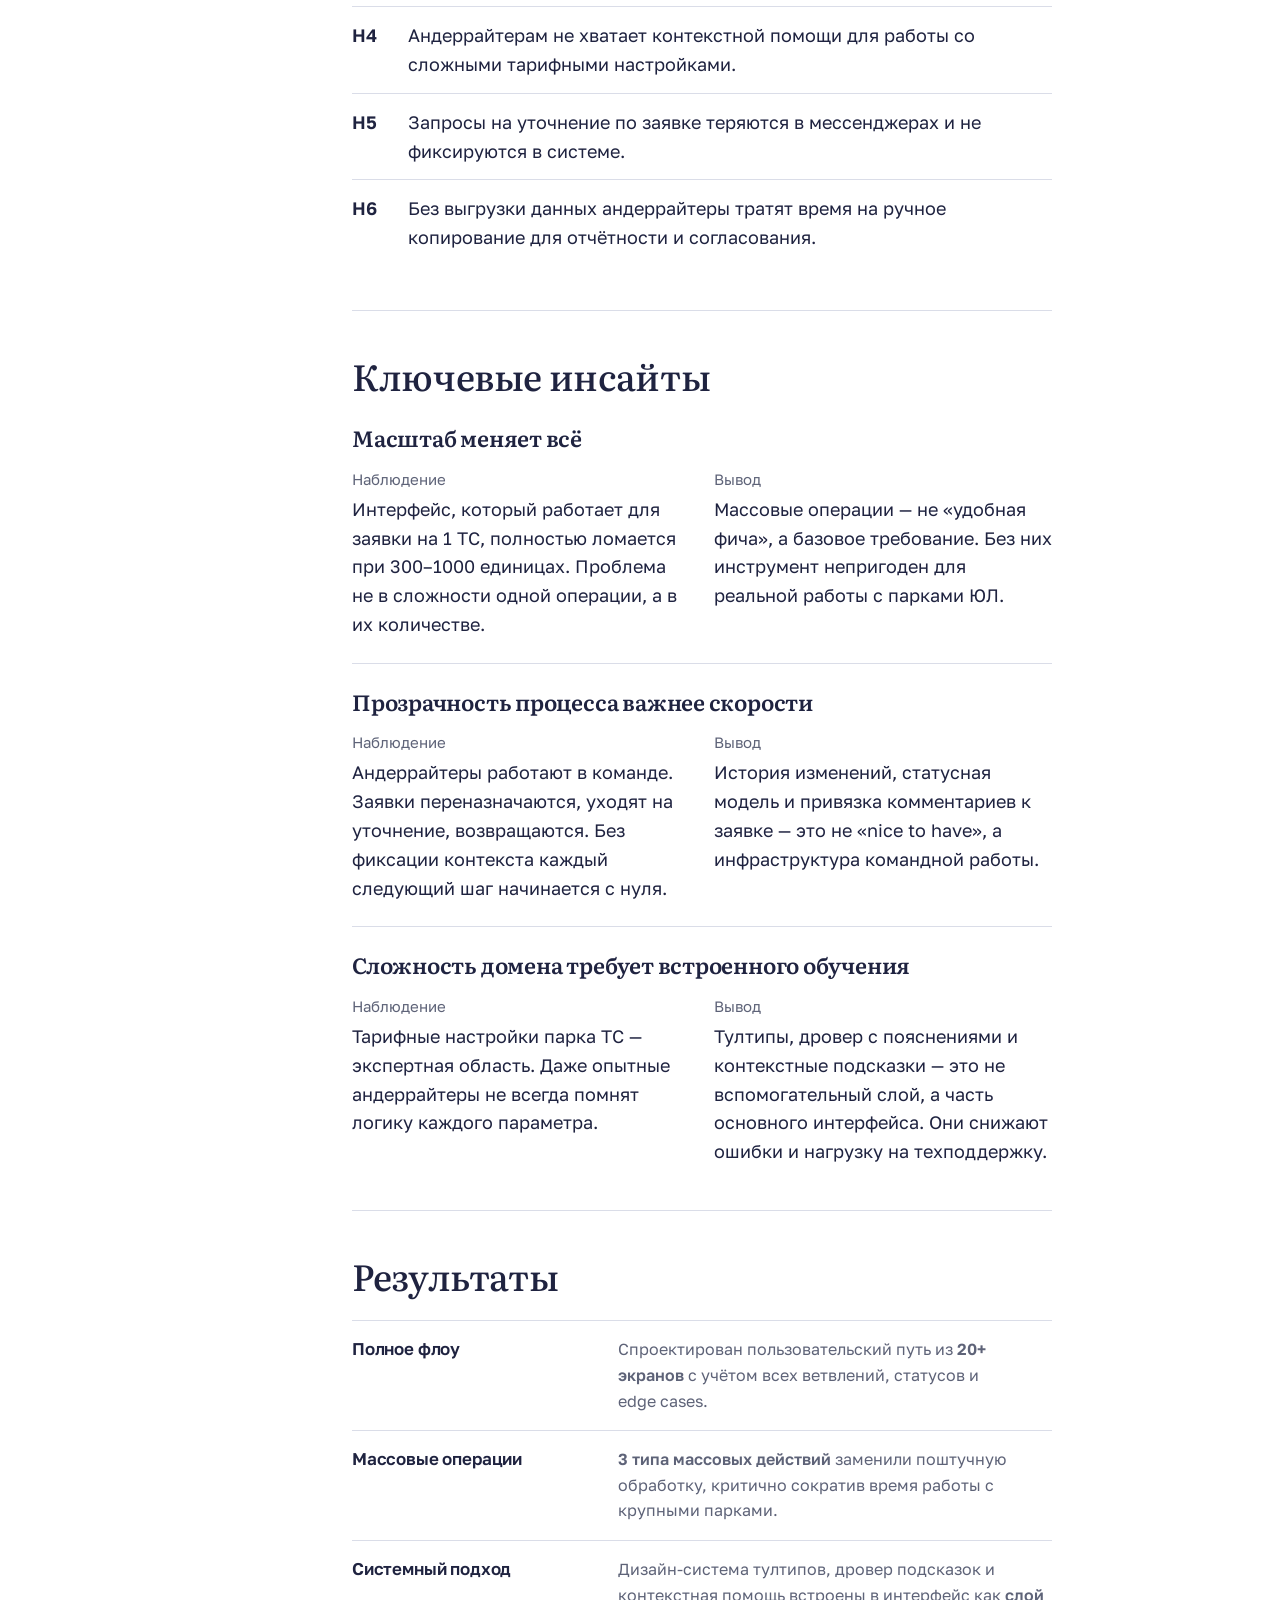
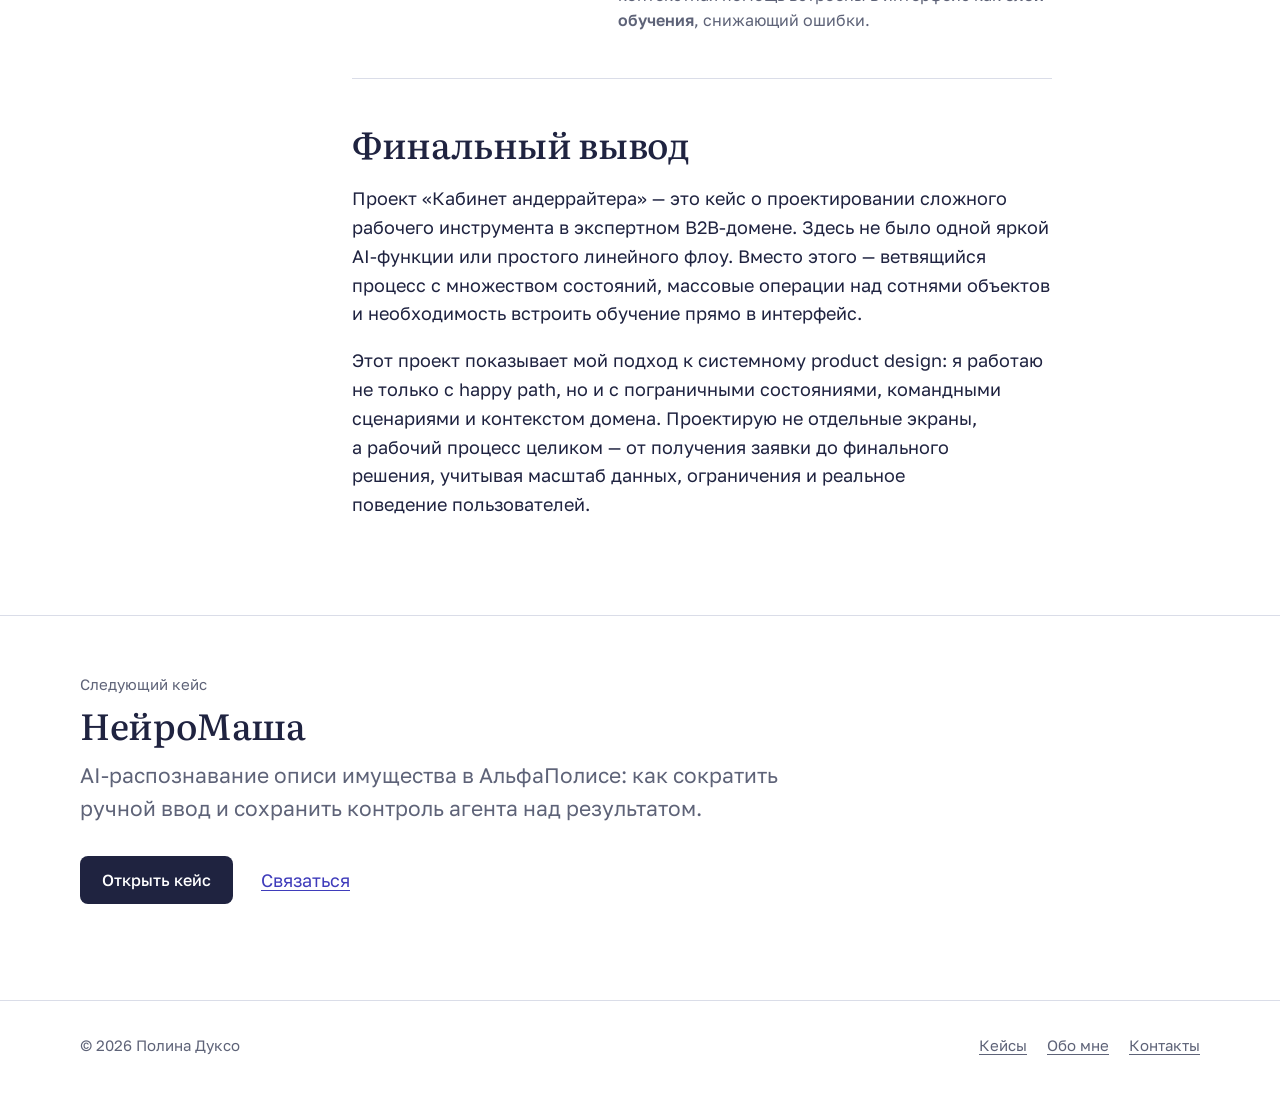
<file: project-underwriter.html>
<!doctype html>
<html lang="ru">
<head>
  <meta charset="UTF-8">
  <meta name="viewport" content="width=device-width, initial-scale=1.0">
  <title>Кабинет андеррайтера — case study | Полина Дуксо</title>
  <meta name="description" content="UX/UI case study: проектирование кабинета андеррайтера для согласования ОСАГО юридических лиц с автопарками в платформе Полис.">
  <meta property="og:type" content="article">
  <meta property="og:locale" content="ru_RU">
  <meta property="og:title" content="Кабинет андеррайтера — case study | Полина Дуксо">
  <meta property="og:description" content="UX/UI case study: проектирование кабинета андеррайтера для согласования ОСАГО юридических лиц с автопарками в платформе Полис.">
  <link rel="preconnect" href="https://fonts.googleapis.com">
  <link rel="preconnect" href="https://fonts.gstatic.com" crossorigin>
  <link href="https://fonts.googleapis.com/css2?family=Golos+Text:wght@400;500;600&family=Literata:opsz,wght@7..72,400;7..72,500;7..72,600&display=swap" rel="stylesheet">
  <link rel="stylesheet" href="assets/css/style.css">
  <link rel="icon" href="assets/img/favicon.svg" type="image/svg+xml">
  <meta name="theme-color" content="#ffffff">
</head>
<body>
  <a class="skip-link" href="#main">К содержанию</a>
  <div class="site-shell">
    <header class="site-header">
      <div class="container nav-wrap">
        <a class="brand" href="index.html">Полина Дуксо</a>
        <button class="nav-toggle" type="button" aria-label="Меню" aria-controls="site-nav" aria-expanded="false">☰</button>
        <nav class="site-nav" id="site-nav" aria-label="Основное меню">
          <a href="index.html">Главная</a>
          <a class="is-active" href="projects.html" aria-current="true">Кейсы</a>
          <a href="about.html">Обо мне</a>
          <a href="contact.html">Контакты</a>
        </nav>
      </div>
    </header>

    <main id="main">
      <section class="case-hero">
        <div class="container">
          <nav class="breadcrumb" aria-label="Навигационная цепочка"><a href="projects.html">Кейсы</a> / <span aria-current="page">Кабинет андеррайтера</span></nav>
          <h1>Кабинет андеррайтера</h1>
          <p class="lead">
            Проектирование рабочего инструмента для андеррайтеров, согласующих ОСАГО юридических лиц с автопарками от сотен до тысяч транспортных средств.
            Кейс о системном дизайне сложного B2B-процесса с массовыми операциями, ветвящимися сценариями и встроенным слоем обучения.
          </p>
          <dl class="facts facts-row">
            <div><dt>Роль</dt><dd>UX/UI дизайнер</dd></div>
            <div><dt>Продукт</dt><dd>АльфаПолис</dd></div>
            <div><dt>Модуль</dt><dd>Кабинет андеррайтера</dd></div>
            <div><dt>Формат</dt><dd>Web, B2B</dd></div>
            <div><dt>Команда</dt><dd>БыстроДеньги</dd></div>
          </dl>
          <figure class="case-figure case-cover">
            <div class="shot shot-natural" data-zoom><img src="Кабинет андеррайтера/3. Work Zone cropped.png" alt="Work Zone — рабочая зона андеррайтера с историей изменений и саммари заявки"></div>
            <figcaption>Work Zone — история изменений и саммари по парку. Нажмите на скриншот, чтобы открыть в полном размере.</figcaption>
          </figure>
        </div>
      </section>

      <div class="container case-body">
        <aside class="case-toc">
          <nav aria-label="Разделы кейса">
            <a href="#overview">Обзор проекта</a>
            <a href="#context">Контекст</a>
            <a href="#problem">Проблема</a>
            <a href="#role">Моя роль</a>
            <a href="#scenarios">Ключевые сценарии</a>
            <a href="#flow">Основное флоу</a>
            <a href="#mass">Массовые операции</a>
            <a href="#states">Состояния и edge cases</a>
            <a href="#system">Системные решения</a>
            <a href="#hypotheses">Гипотезы</a>
            <a href="#insights">Ключевые инсайты</a>
            <a href="#results">Результаты</a>
            <a href="#conclusion">Вывод</a>
          </nav>
        </aside>

        <article class="case-content">
          <section id="overview">
            <h2>Обзор проекта</h2>
            <p>
              Кабинет андеррайтера — рабочий инструмент внутри платформы АльфаПолис для согласования заявок на ОСАГО от юридических лиц с автопарками.
              Андеррайтер принимает решение по каждой заявке: согласовать, отклонить, запросить уточнение или переназначить коллеге.
              При этом парк может содержать от десятков до тысяч транспортных средств с разными категориями, тарифами и условиями.
            </p>
          </section>

          <section id="context">
            <h2>Контекст и <span class="nowrap">бизнес-задача</span></h2>
            <p>
              ОСАГО для юридических лиц с автопарками — это не массовый розничный продукт, а сложный B2B-сценарий.
              В отличие от обычного ОСАГО на одно ТС, здесь андеррайтер работает с заявкой, которая включает сотни и тысячи единиц транспорта,
              сгруппированных по категориям, с индивидуальными коэффициентами и тарифными настройками.
            </p>
            <p>
              Задача бизнеса — дать андеррайтерам специализированный инструмент, который позволит эффективно обрабатывать такие заявки:
              просматривать парк, менять тарифные коэффициенты, согласовывать или отклонять как отдельные позиции, так и заявку целиком.
            </p>
            <aside class="note">
              <h3>Почему нужен отдельный кабинет</h3>
              <ul>
                <li>Объём данных: парк из 1000+ ТС невозможно обработать в стандартном интерфейсе заявки</li>
                <li>Массовые действия: изменение КУТ, согласование, отказ — должны работать для групп ТС, а не поштучно</li>
                <li>Прозрачность процесса: история изменений, статусы, переназначения — критичны при командной работе</li>
                <li>Контекстная помощь: сложные тарифные настройки требуют пояснений прямо в интерфейсе</li>
              </ul>
            </aside>
          </section>

          <section id="problem">
            <h2>Проблема</h2>
            <p>
              До появления кабинета андеррайтеры обрабатывали заявки на ОСАГО парков ЮЛ в неспециализированном интерфейсе.
              Каждое транспортное средство приходилось проверять и согласовывать отдельно. При парке в 300–1000 ТС
              это превращалось в рутинную, медленную работу с высоким риском ошибок.
            </p>
            <p>
              Не было инструментов для массовых операций — изменить тарифный коэффициент для категории такси или автобусов
              можно было только по одному ТС за раз. История изменений не фиксировалась, и при переназначении заявки
              новый андеррайтер терял контекст предыдущей работы.
            </p>
            <p>
              Отдельная проблема — сложность тарифных настроек. Андеррайтеры работали с параметрами вроде
              «область действия настроек», «расчёт по старшему тарифу», «правило чередования» — без контекстных пояснений
              в интерфейсе. Это приводило к ошибкам в расчётах и увеличивало нагрузку на техподдержку.
            </p>
            <ul class="figures" role="list">
              <li><b>1000+</b><span>ТС в одном парке</span></li>
              <li><b>6+</b><span>статусов заявки</span></li>
              <li><b>3</b><span>типа массовых операций</span></li>
              <li><b>14+</b><span>категорий ТС</span></li>
            </ul>
          </section>

          <section id="role">
            <h2>Моя роль и зона ответственности</h2>
            <ul>
              <li>Спроектировала полное флоу кабинета андеррайтера — от получения заявки до финального согласования</li>
              <li>Разработала сценарии массовых операций: изменение КУТ, массовое согласование, корректировка с отказом</li>
              <li>Продумала все ключевые состояния: новая заявка, в работе, на уточнении, просрочено, переназначено, согласовано</li>
              <li>Спроектировала систему тултипов и контекстных подсказок для сложных тарифных настроек</li>
              <li>Проработала edge cases: частичный расчёт, ошибки, изъятие из работы, фильтрация при отсутствии данных</li>
              <li>Разработала флоу выгрузки данных в Excel для отчётности</li>
            </ul>
          </section>

          <section id="scenarios">
            <h2>Ключевые сценарии</h2>
            <ul class="stories" role="list">
              <li><p>Когда я получаю заявку на ОСАГО парка ЮЛ, <strong>я хочу видеть полную картину: парк, категории, тарифы и историю,</strong> чтобы быстро оценить заявку и принять решение.</p></li>
              <li><p>Когда мне нужно изменить тариф для категории ТС, <strong>я хочу сделать это массово для всей группы,</strong> чтобы не тратить часы на поштучное редактирование.</p></li>
              <li><p>Когда мне не хватает данных для согласования, <strong>я хочу запросить уточнение прямо в системе,</strong> чтобы запрос и ответ были зафиксированы в истории заявки.</p></li>
              <li><p>Когда я работаю с незнакомыми тарифными настройками, <strong>я хочу получить пояснение прямо в интерфейсе,</strong> чтобы не обращаться к документации или техподдержке.</p></li>
            </ul>
          </section>

          <section id="flow">
            <h2>Основное флоу</h2>
            <p>
              Я спроектировала полный пользовательский путь андеррайтера — от момента получения новой заявки
              до её финального согласования или отклонения. Флоу включает более 20 экранов и учитывает все возможные
              ветвления: согласование, отказ, уточнение, переназначение, изъятие из работы, просрочку.
            </p>
            <p>
              <strong>Work Zone</strong> — центральный экран кабинета. Здесь андеррайтер видит всю информацию по заявке:
              номер, статус, дату, ответственного, историю изменений, а также саммари по парку —
              количество ТС, число заявленных к страхованию, согласованные позиции по компаниям и итоговую премию ОСАГО.
            </p>
            <p>
              Вкладки «Заявка» и «История» разделяют актуальное состояние и хронологию действий.
              Это позволяет новому андеррайтеру при переназначении быстро восстановить контекст работы.
            </p>
          </section>

          <section id="mass">
            <h2>Массовые операции</h2>
            <p>
              Одна из ключевых задач проекта — дать андеррайтеру возможность работать с группами ТС, а не с каждым по отдельности.
              Я спроектировала три типа массовых операций:
            </p>
            <div class="points">
              <div>
                <h3>Массовое изменение КУТ</h3>
                <p>Изменение коэффициента уровня тарифа для выбранной категории или группы транспортных средств. Позволяет за одно действие пересчитать тариф для десятков и сотен позиций.</p>
              </div>
              <div>
                <h3>Массовое согласование</h3>
                <p>Согласование группы ТС одним действием вместо поштучного подтверждения. Критично при работе с парками из сотен единиц.</p>
              </div>
              <div>
                <h3>Корректировка с отказом</h3>
                <p>Массовый отказ по категории с обязательным указанием причины. Причина фиксируется в истории и видна при последующем рассмотрении.</p>
              </div>
            </div>
          </section>

          <section id="states">
            <h2>Состояния и edge cases</h2>
            <p>
              В сложном B2B-процессе линейный happy path — это лишь один из путей. Большая часть проектирования
              была посвящена нетипичным состояниям и пограничным случаям:
            </p>
            <div class="findings">
              <article class="finding">
                <h3>Статус «Просрочено»</h3>
                <dl>
                  <div><dt>Сценарий</dt><dd>Заявка не обработана в установленный срок. Система автоматически меняет статус и выделяет заявку визуально.</dd></div>
                  <div><dt>Решение</dt><dd>Андеррайтер видит просроченные заявки с комментарием о причине задержки и может продолжить работу без потери контекста.</dd></div>
                </dl>
              </article>
              <article class="finding">
                <h3>Статус «На уточнении»</h3>
                <dl>
                  <div><dt>Сценарий</dt><dd>Андеррайтеру не хватает данных. Раньше запросы уходили в мессенджеры и терялись.</dd></div>
                  <div><dt>Решение</dt><dd>Диалоговый интерфейс запроса уточнений прямо в системе. Запрос и ответ фиксируются в истории заявки.</dd></div>
                </dl>
              </article>
              <article class="finding">
                <h3>Частичный расчёт и ошибки</h3>
                <dl>
                  <div><dt>Сценарий</dt><dd>Расчёт премии завершается с ошибкой для части ТС — например, из-за некорректных данных по отдельным позициям.</dd></div>
                  <div><dt>Решение</dt><dd>Интерфейс показывает, какие именно позиции не рассчитаны и почему, позволяя андеррайтеру исправить данные точечно.</dd></div>
                </dl>
              </article>
              <article class="finding">
                <h3>Изъятие из работы</h3>
                <dl>
                  <div><dt>Сценарий</dt><dd>Заявку необходимо отозвать из работы андеррайтера — например, при отмене со стороны страхователя.</dd></div>
                  <div><dt>Решение</dt><dd>Отдельный флоу с подтверждением и указанием причины. Заявка возвращается в общий пул с сохранением истории.</dd></div>
                </dl>
              </article>
              <article class="finding">
                <h3>Фильтрация без данных</h3>
                <dl>
                  <div><dt>Сценарий</dt><dd>Андеррайтер фильтрует парк по категории ТС, но по выбранной категории нет данных (например, нет каско).</dd></div>
                  <div><dt>Решение</dt><dd>Пустое состояние с понятным сообщением вместо пустой таблицы. Пользователь понимает, что данных нет, а не что система сломалась.</dd></div>
                </dl>
              </article>
            </div>
          </section>

          <section id="system">
            <h2>Системные решения</h2>
            <p>
              Помимо основных сценариев, я спроектировала слой поддержки пользователя —
              элементы интерфейса, которые помогают андеррайтеру ориентироваться в сложных настройках
              без обращения к документации или техподдержке.
            </p>
            <div class="points">
              <div>
                <h3>Дровер с подсказками</h3>
                <p>Боковая панель с пояснениями настроек парка ТС: область действия, сроки, правила расчёта, пороговые значения. Каждый параметр сопровождён описанием логики и ограничений.</p>
              </div>
              <div>
                <h3>Система тултипов</h3>
                <p>Контекстные подсказки на уровне полей, ячеек таблицы и элементов управления. Разработана как часть дизайн-системы: единый паттерн для таблиц, форм, календарей.</p>
              </div>
              <div>
                <h3>Выгрузка в Excel</h3>
                <p>Многошаговый флоу экспорта данных парка для отчётности и согласования с руководством. Андеррайтер выбирает параметры выгрузки и получает файл с актуальными данными.</p>
              </div>
            </div>
            <p>
              <strong>Сборка саммари</strong> — отдельный экран, где андеррайтер видит итоговую сводку по заявке перед финальным решением:
              количество ТС, согласованные позиции по компаниям, итоговую премию. Это снижает риск ошибки на последнем шаге.
            </p>
          </section>

          <section id="hypotheses">
            <h2>Гипотезы</h2>
            <p>
              На этапе проектирования я сформулировала гипотезы, которые определили приоритеты в дизайне
              и помогли сфокусироваться на самых болезненных точках процесса.
            </p>
            <ol class="hypotheses" role="list">
              <li><b>H1</b><p>Поштучная обработка ТС — главный источник потери времени при работе с крупными парками.</p></li>
              <li><b>H2</b><p>Отсутствие истории изменений приводит к потере контекста при переназначении заявок между андеррайтерами.</p></li>
              <li><b>H3</b><p>Фильтрация по категориям ТС критична для принятия решений при парках из 1000+ единиц.</p></li>
              <li><b>H4</b><p>Андеррайтерам не хватает контекстной помощи для работы со сложными тарифными настройками.</p></li>
              <li><b>H5</b><p>Запросы на уточнение по заявке теряются в мессенджерах и не фиксируются в системе.</p></li>
              <li><b>H6</b><p>Без выгрузки данных андеррайтеры тратят время на ручное копирование для отчётности и согласования.</p></li>
            </ol>
          </section>

          <section id="insights">
            <h2>Ключевые инсайты</h2>
            <div class="findings">
              <article class="finding">
                <h3>Масштаб меняет всё</h3>
                <dl>
                  <div><dt>Наблюдение</dt><dd>Интерфейс, который работает для заявки на 1 ТС, полностью ломается при 300–1000 единицах. Проблема не в сложности одной операции, а в их количестве.</dd></div>
                  <div><dt>Вывод</dt><dd>Массовые операции — не «удобная фича», а базовое требование. Без них инструмент непригоден для реальной работы с парками ЮЛ.</dd></div>
                </dl>
              </article>
              <article class="finding">
                <h3>Прозрачность процесса важнее скорости</h3>
                <dl>
                  <div><dt>Наблюдение</dt><dd>Андеррайтеры работают в команде. Заявки переназначаются, уходят на уточнение, возвращаются. Без фиксации контекста каждый следующий шаг начинается с нуля.</dd></div>
                  <div><dt>Вывод</dt><dd>История изменений, статусная модель и привязка комментариев к заявке — это не «nice to have», а инфраструктура командной работы.</dd></div>
                </dl>
              </article>
              <article class="finding">
                <h3>Сложность домена требует встроенного обучения</h3>
                <dl>
                  <div><dt>Наблюдение</dt><dd>Тарифные настройки парка ТС — экспертная область. Даже опытные андеррайтеры не всегда помнят логику каждого параметра.</dd></div>
                  <div><dt>Вывод</dt><dd>Тултипы, дровер с пояснениями и контекстные подсказки — это не вспомогательный слой, а часть основного интерфейса. Они снижают ошибки и нагрузку на техподдержку.</dd></div>
                </dl>
              </article>
            </div>
          </section>

          <section id="results">
            <h2>Результаты</h2>
            <div class="points">
              <div>
                <h3>Полное флоу</h3>
                <p>Спроектирован пользовательский путь из <strong>20+ экранов</strong> с учётом всех ветвлений, статусов и edge cases.</p>
              </div>
              <div>
                <h3>Массовые операции</h3>
                <p><strong>3 типа массовых действий</strong> заменили поштучную обработку, критично сократив время работы с крупными парками.</p>
              </div>
              <div>
                <h3>Системный подход</h3>
                <p>Дизайн-система тултипов, дровер подсказок и контекстная помощь встроены в интерфейс как <strong>слой обучения</strong>, снижающий ошибки.</p>
              </div>
            </div>
          </section>

          <section id="conclusion">
            <h2>Финальный вывод</h2>
            <p>
              Проект «Кабинет андеррайтера» — это кейс о проектировании сложного рабочего инструмента в экспертном B2B-домене.
              Здесь не было одной яркой AI-функции или простого линейного флоу. Вместо этого — ветвящийся процесс
              с множеством состояний, массовые операции над сотнями объектов и необходимость встроить обучение
              прямо в интерфейс.
            </p>
            <p>
              Этот проект показывает мой подход к системному product design: я работаю не только с happy path,
              но и с пограничными состояниями, командными сценариями и контекстом домена.
              Проектирую не отдельные экраны, а рабочий процесс целиком — от получения заявки до финального решения,
              учитывая масштаб данных, ограничения и реальное поведение пользователей.
            </p>
          </section>
        </article>
      </div>

      <section class="next-case">
        <div class="container">
          <p class="next-label">Следующий кейс</p>
          <h2><a href="project-neiromasha.html">НейроМаша</a></h2>
          <p class="lead">AI-распознавание описи имущества в АльфаПолисе: как сократить ручной ввод и сохранить контроль агента над результатом.</p>
          <div class="actions">
            <a class="button" href="project-neiromasha.html">Открыть кейс</a>
            <a href="contact.html">Связаться</a>
          </div>
        </div>
      </section>
    </main>

    <footer class="site-footer">
      <div class="container footer-wrap">
        <p>&copy; 2026 Полина Дуксо</p>
        <div class="footer-links">
          <a href="projects.html">Кейсы</a>
          <a href="about.html">Обо мне</a>
          <a href="contact.html">Контакты</a>
        </div>
      </div>
    </footer>
  </div>
  <script src="assets/js/main.js"></script>
</body>
</html>
</file>
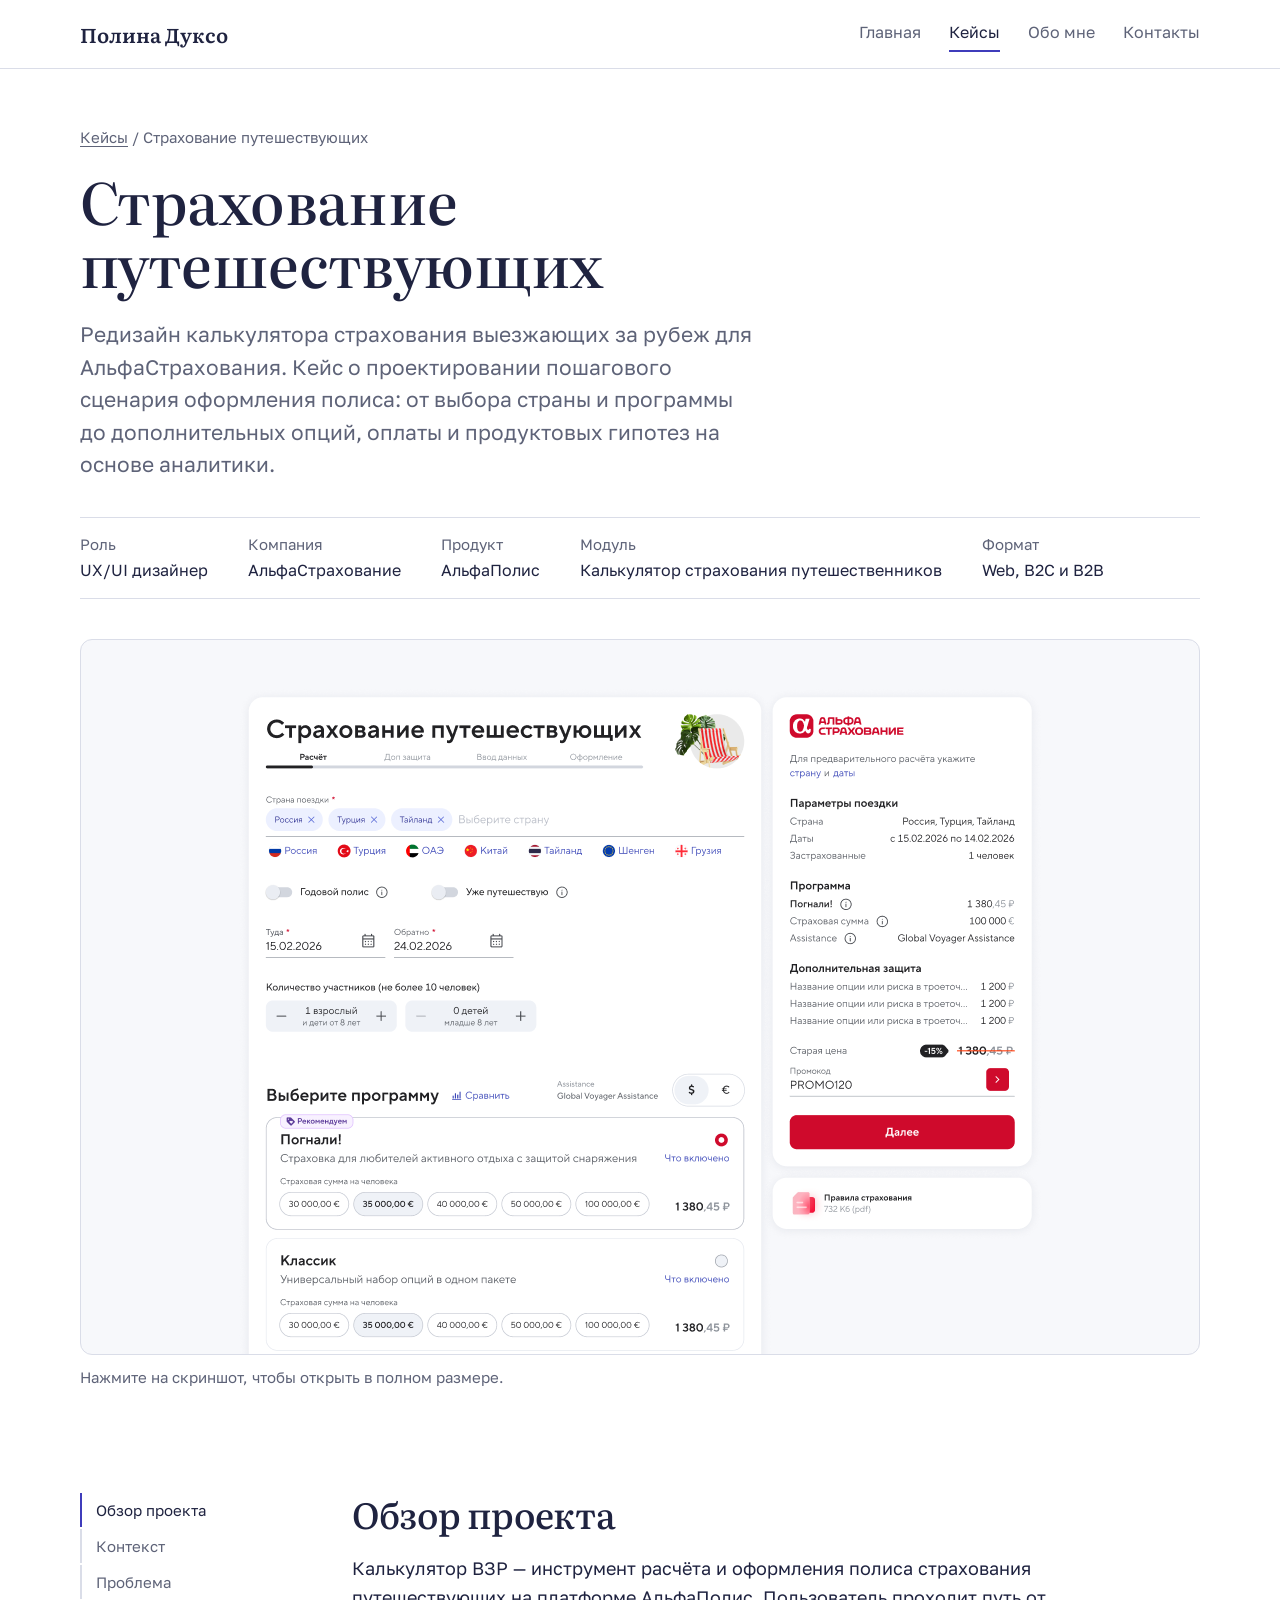
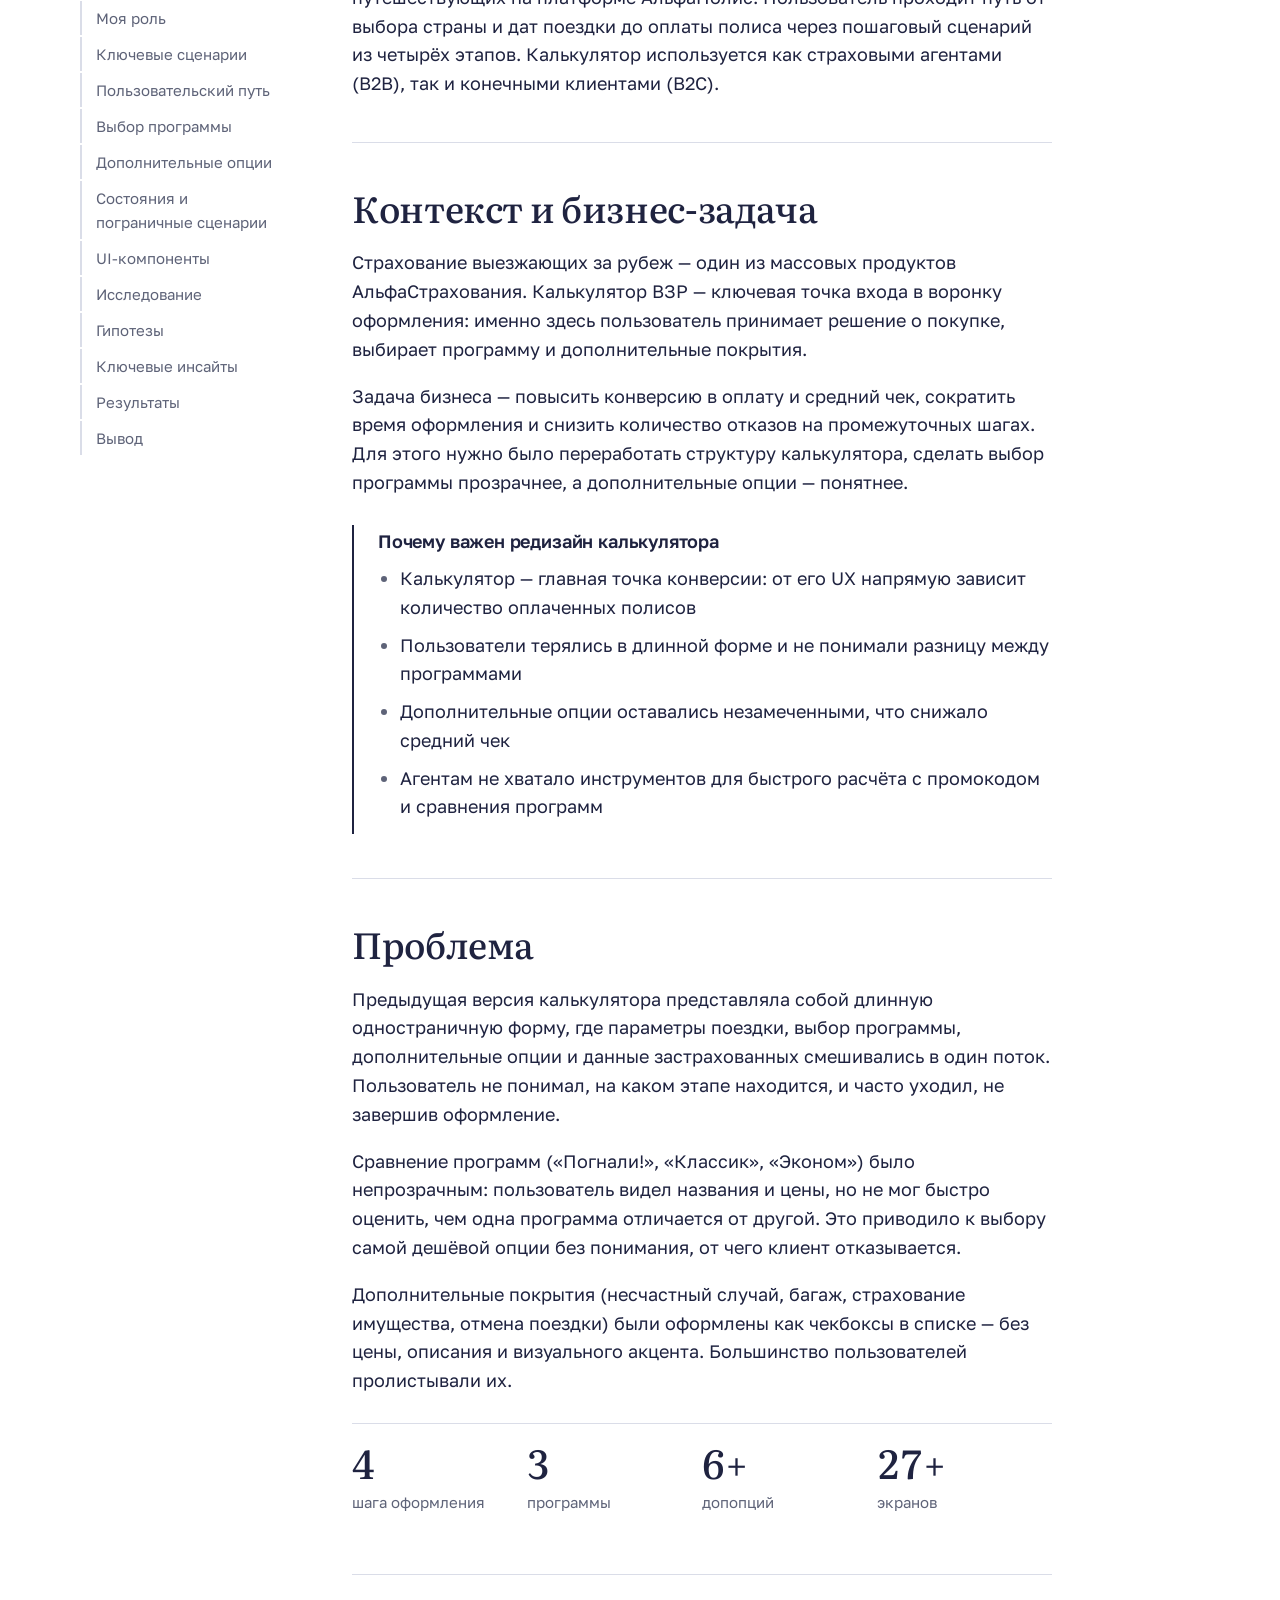
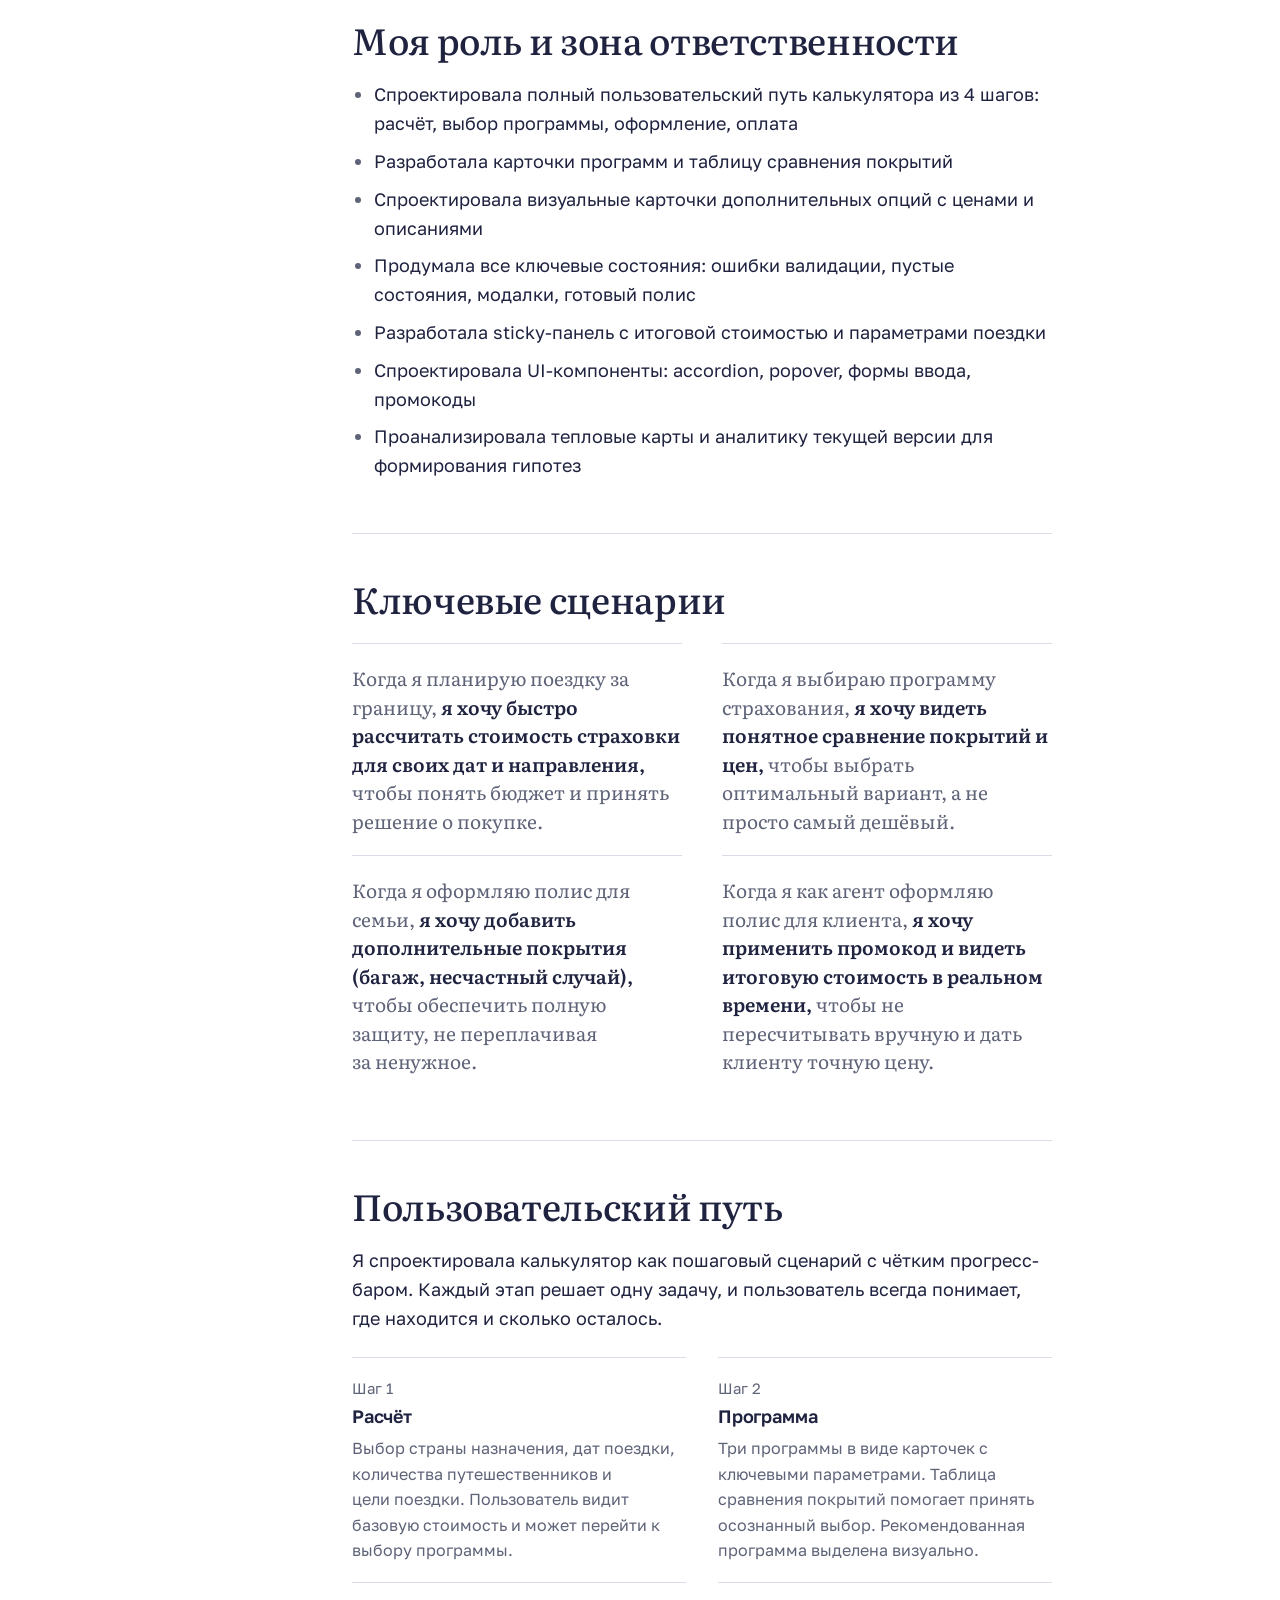
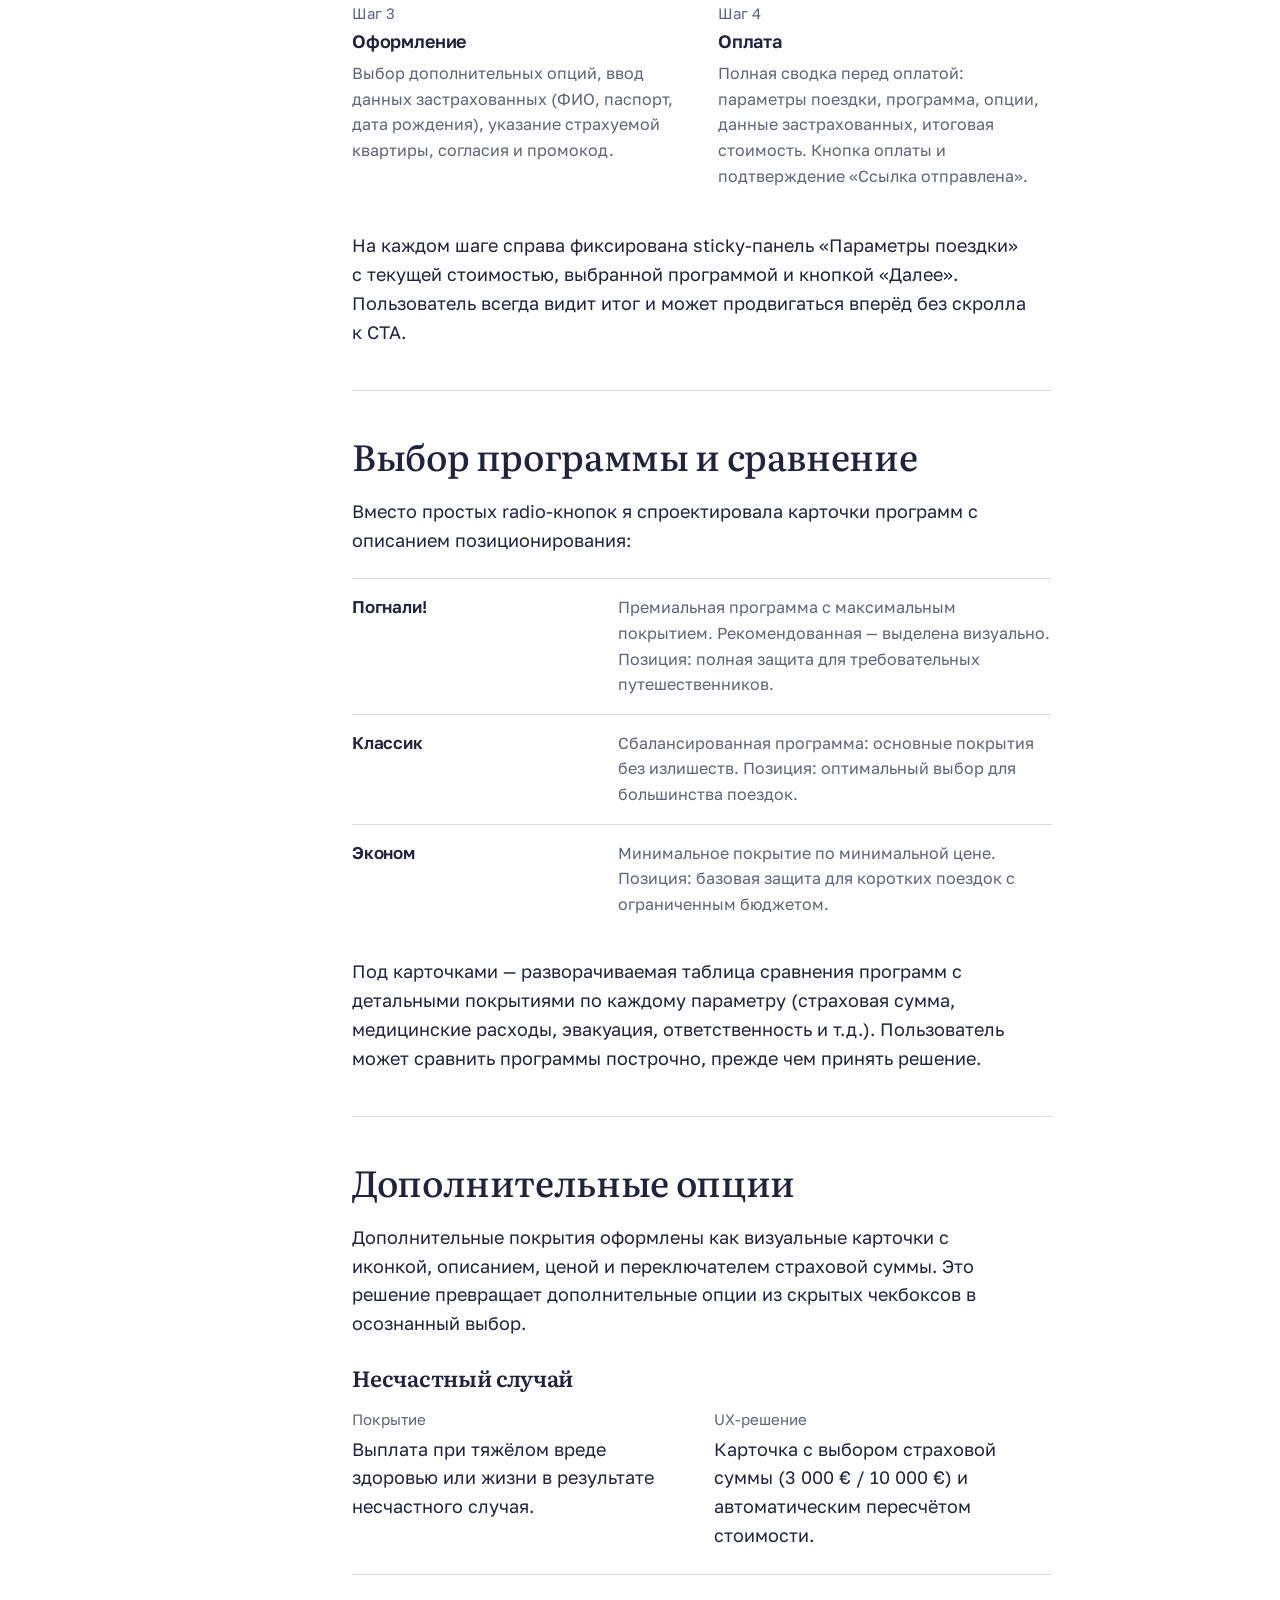
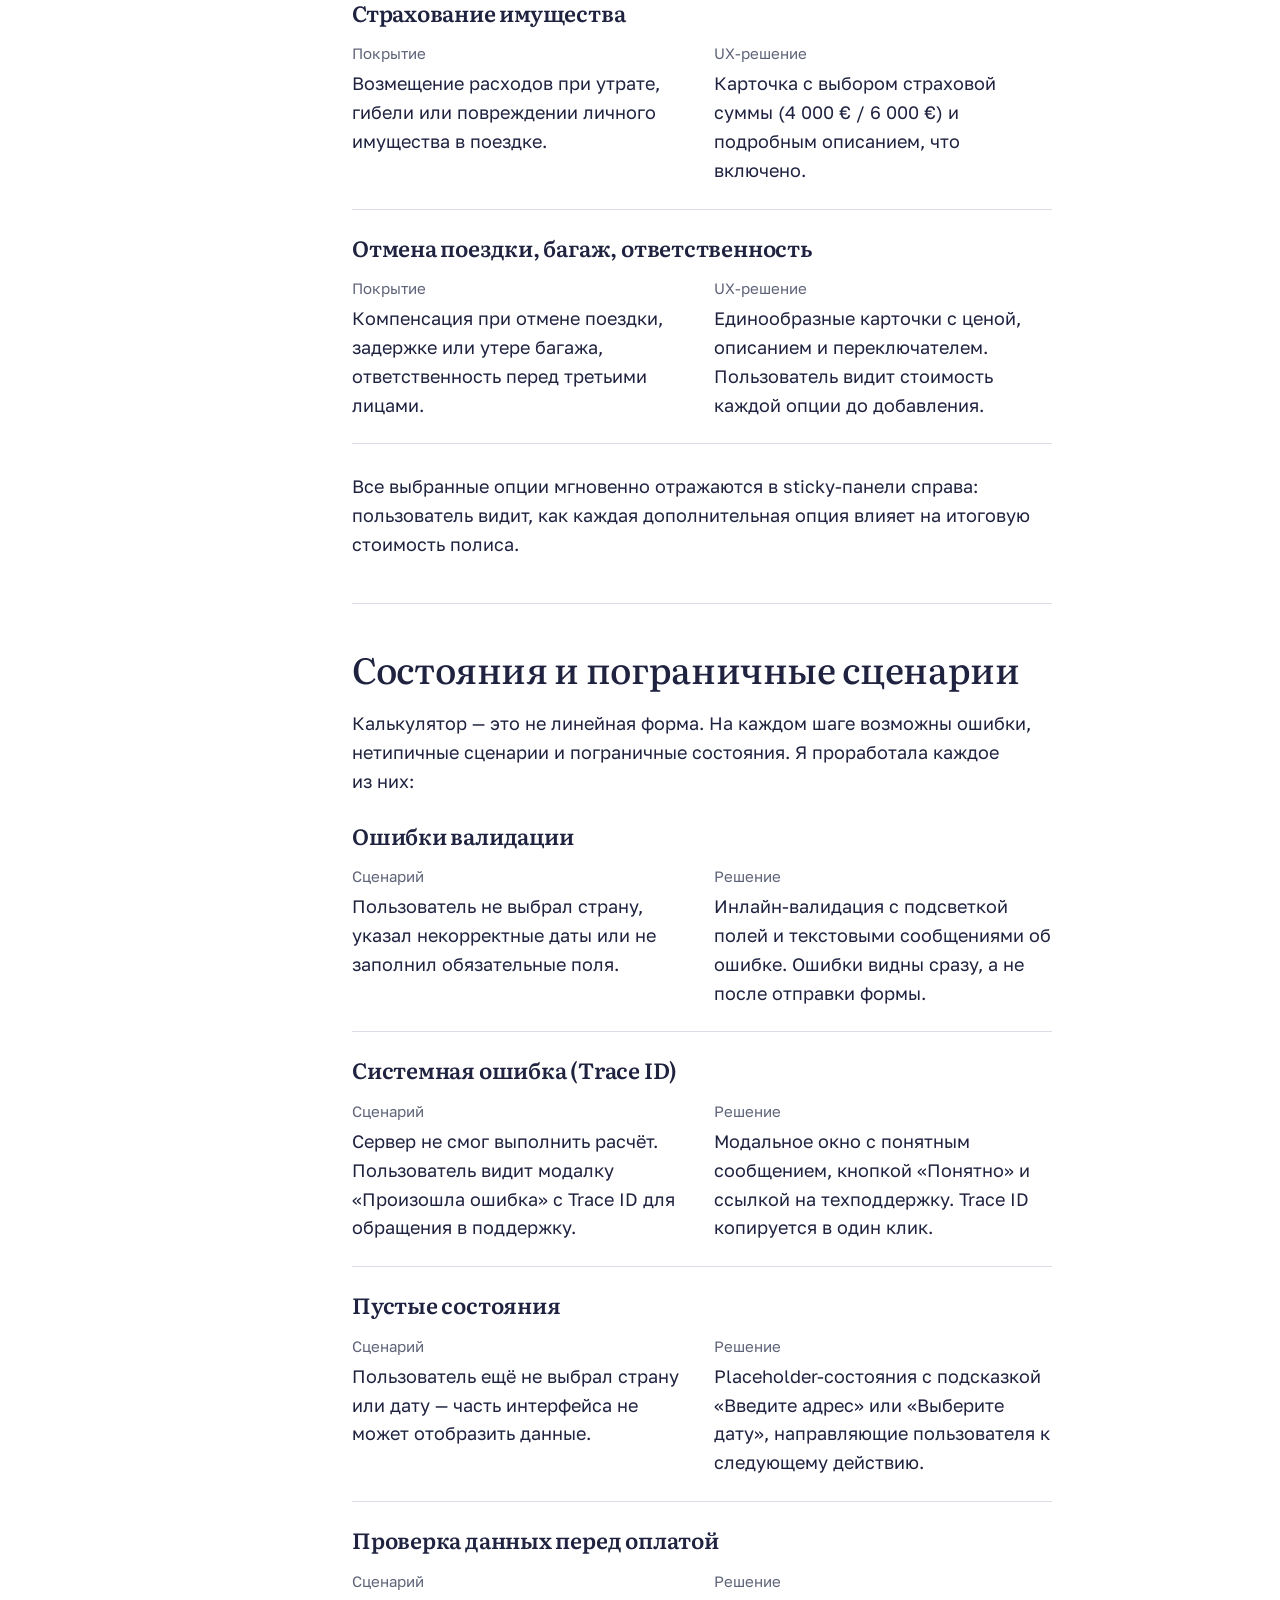
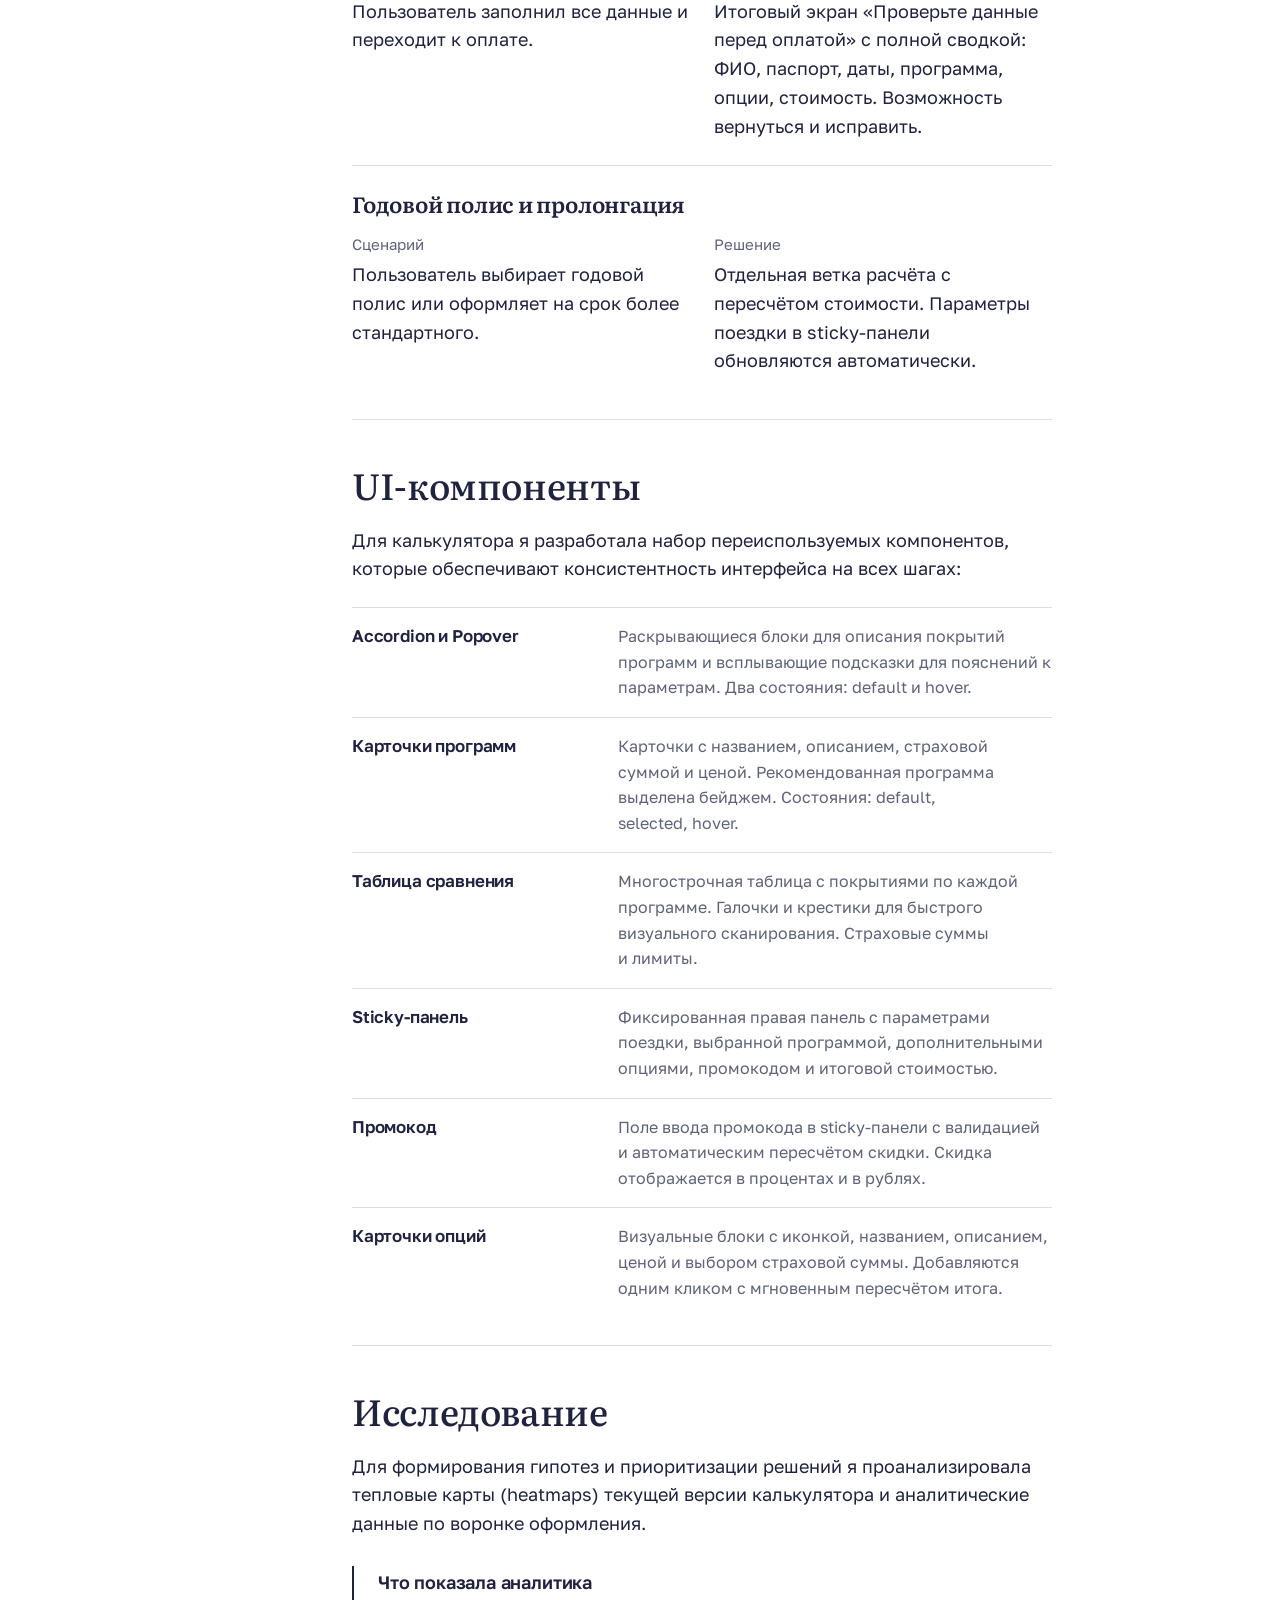
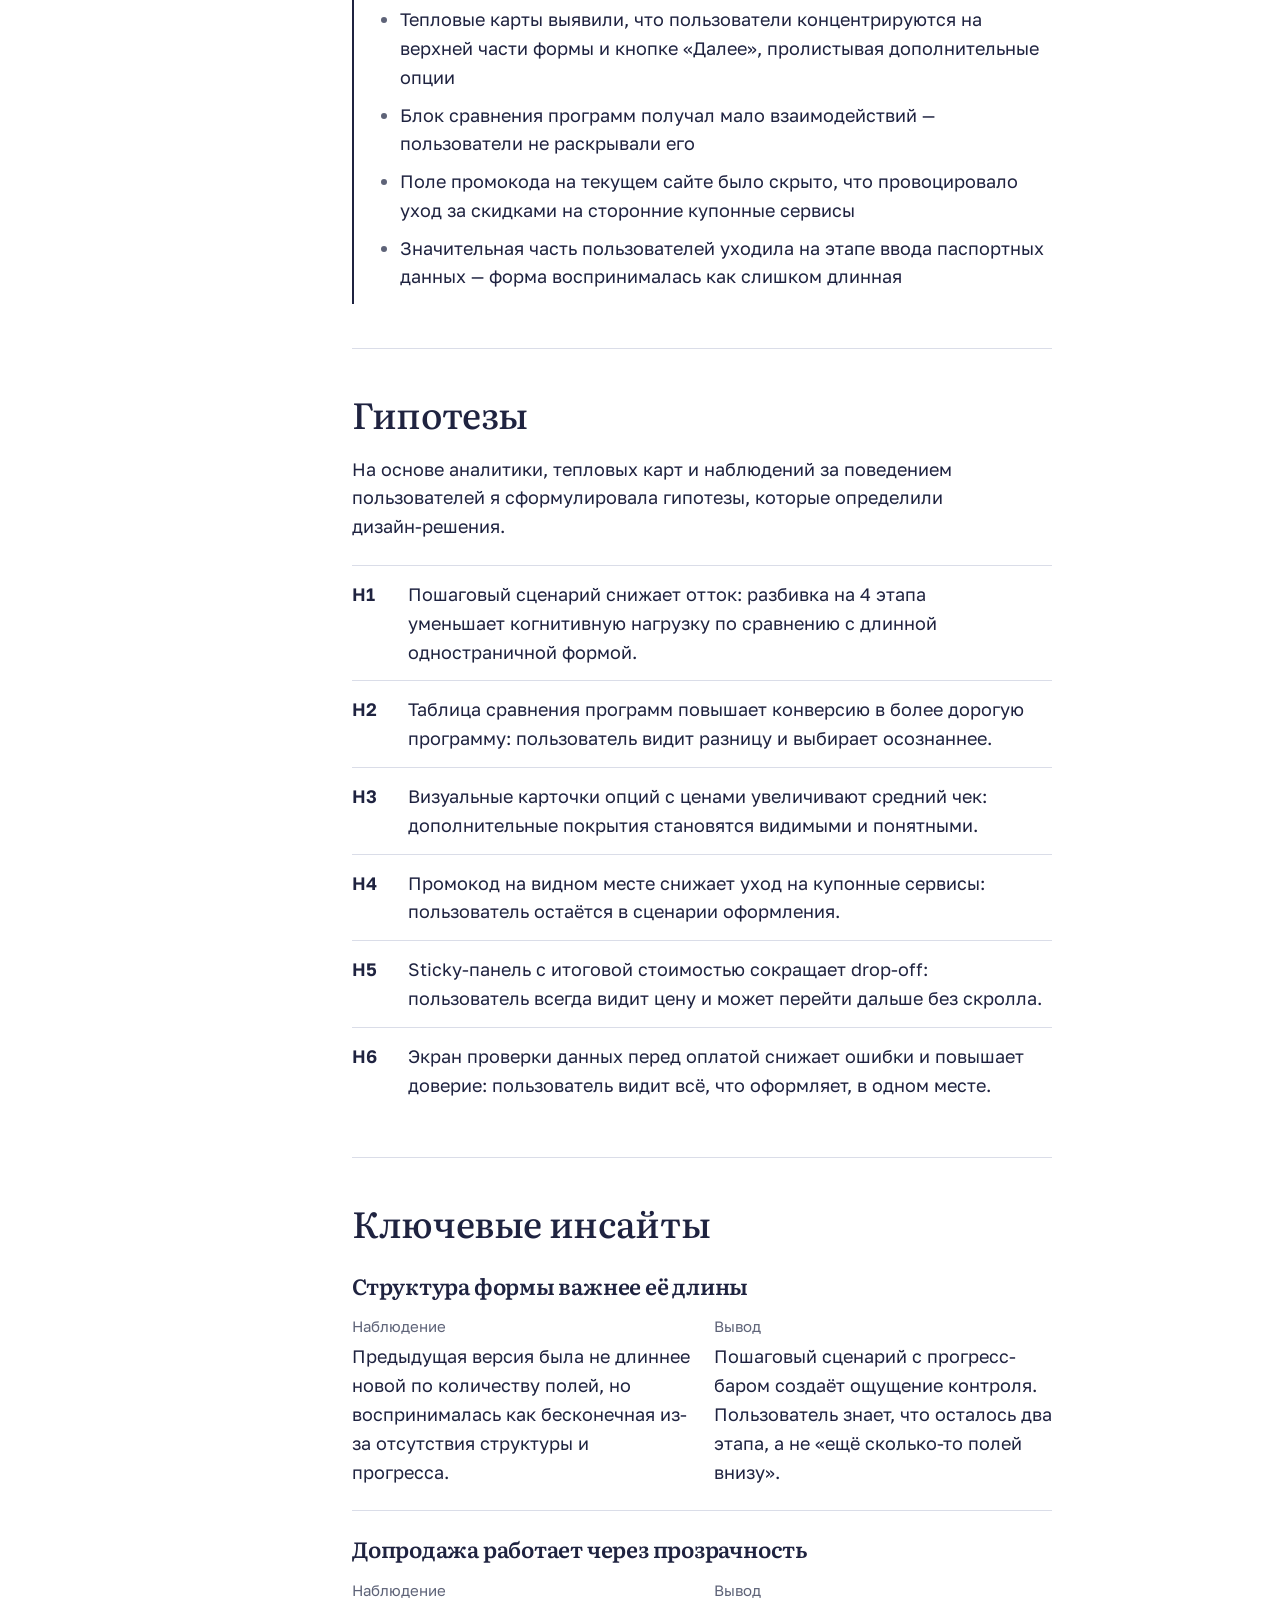
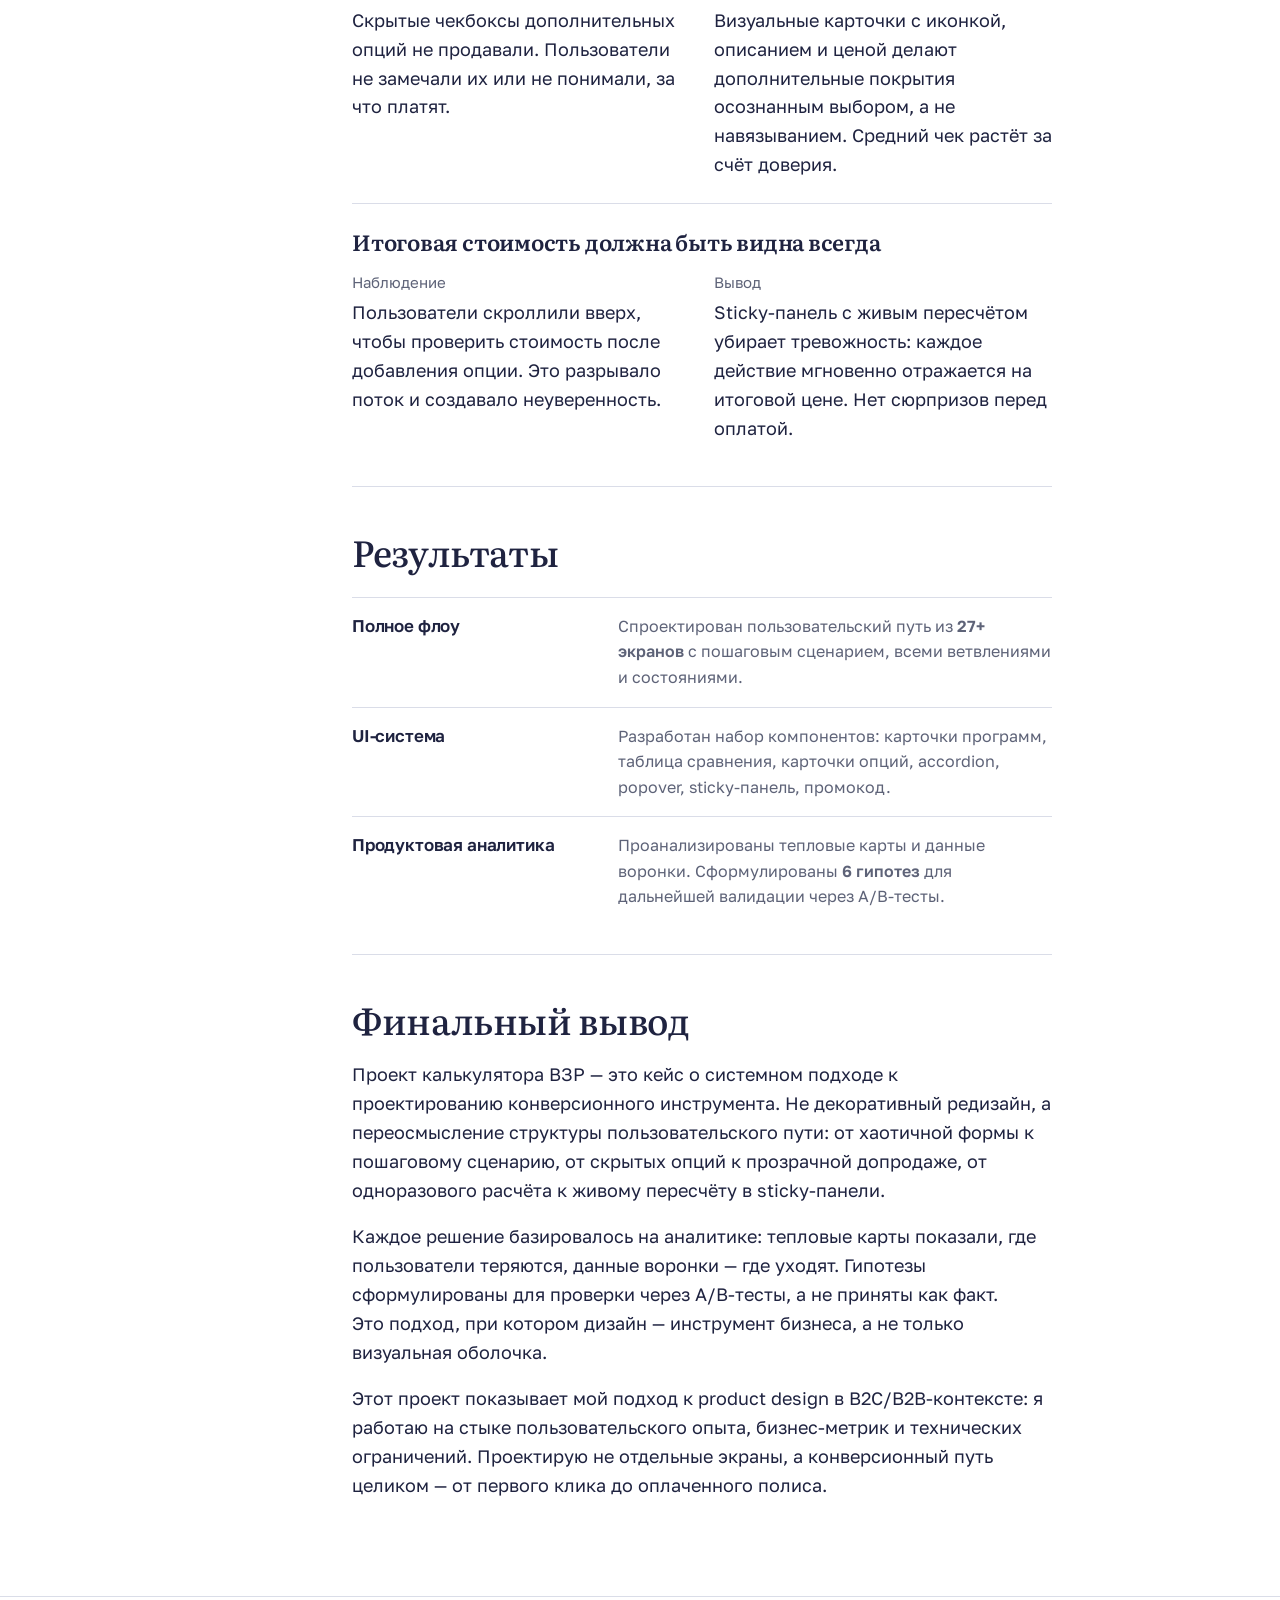
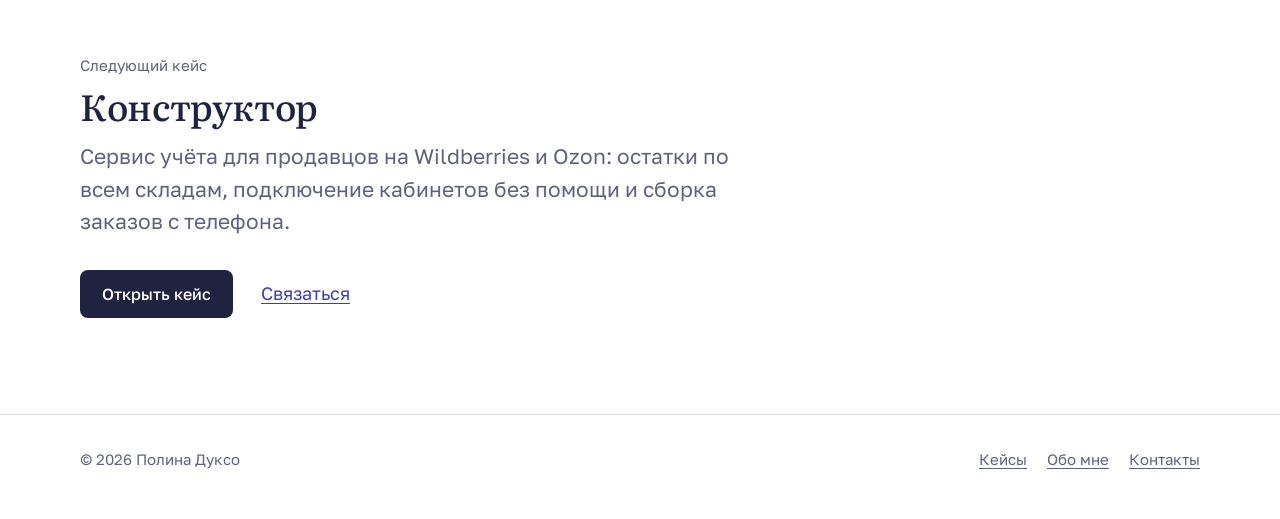
<file: project-vzr.html>
<!doctype html>
<html lang="ru">
<head>
  <meta charset="UTF-8">
  <meta name="viewport" content="width=device-width, initial-scale=1.0">
  <title>Страхование путешествующих (ВЗР) — case study | Полина Дуксо</title>
  <meta name="description" content="UX/UI case study: редизайн калькулятора страхования путешествующих (ВЗР) для АльфаСтрахования. Пошаговый сценарий, сравнение программ, допродажа через визуальные карточки опций.">
  <meta property="og:type" content="article">
  <meta property="og:locale" content="ru_RU">
  <meta property="og:title" content="Страхование путешествующих (ВЗР) — case study | Полина Дуксо">
  <meta property="og:description" content="UX/UI case study: редизайн калькулятора страхования путешествующих (ВЗР) для АльфаСтрахования. Пошаговый сценарий, сравнение программ, допродажа через визуальные карточки опций.">
  <link rel="preconnect" href="https://fonts.googleapis.com">
  <link rel="preconnect" href="https://fonts.gstatic.com" crossorigin>
  <link href="https://fonts.googleapis.com/css2?family=Golos+Text:wght@400;500;600&family=Literata:opsz,wght@7..72,400;7..72,500;7..72,600&display=swap" rel="stylesheet">
  <link rel="stylesheet" href="assets/css/style.css">
  <link rel="icon" href="assets/img/favicon.svg" type="image/svg+xml">
  <meta name="theme-color" content="#ffffff">
</head>
<body>
  <a class="skip-link" href="#main">К содержанию</a>
  <div class="site-shell">
    <header class="site-header">
      <div class="container nav-wrap">
        <a class="brand" href="index.html">Полина Дуксо</a>
        <button class="nav-toggle" type="button" aria-label="Меню" aria-controls="site-nav" aria-expanded="false">☰</button>
        <nav class="site-nav" id="site-nav" aria-label="Основное меню">
          <a href="index.html">Главная</a>
          <a class="is-active" href="projects.html" aria-current="true">Кейсы</a>
          <a href="about.html">Обо мне</a>
          <a href="contact.html">Контакты</a>
        </nav>
      </div>
    </header>

    <main id="main">
      <section class="case-hero">
        <div class="container">
          <nav class="breadcrumb" aria-label="Навигационная цепочка"><a href="projects.html">Кейсы</a> / <span aria-current="page">Страхование путешествующих</span></nav>
          <h1>Страхование путешествующих</h1>
          <p class="lead">
            Редизайн калькулятора страхования выезжающих за рубеж для АльфаСтрахования.
            Кейс о проектировании пошагового сценария оформления полиса: от выбора страны и программы до дополнительных опций, оплаты и продуктовых гипотез на основе аналитики.
          </p>
          <dl class="facts facts-row">
            <div><dt>Роль</dt><dd>UX/UI дизайнер</dd></div>
            <div><dt>Компания</dt><dd>АльфаСтрахование</dd></div>
            <div><dt>Продукт</dt><dd>АльфаПолис</dd></div>
            <div><dt>Модуль</dt><dd>Калькулятор страхования путешественников</dd></div>
            <div><dt>Формат</dt><dd>Web, B2C и B2B</dd></div>
          </dl>
          <figure class="case-figure case-cover">
            <div class="shot shot-natural shot-bleed" data-zoom><img src="ВЗР/VZR cropped.png" alt="Калькулятор ВЗР — шаг расчёта и выбора программы"></div>
            <figcaption>Нажмите на скриншот, чтобы открыть в полном размере.</figcaption>
          </figure>
        </div>
      </section>

      <div class="container case-body">
        <aside class="case-toc">
          <nav aria-label="Разделы кейса">
            <a href="#overview">Обзор проекта</a>
            <a href="#context">Контекст</a>
            <a href="#problem">Проблема</a>
            <a href="#role">Моя роль</a>
            <a href="#scenarios">Ключевые сценарии</a>
            <a href="#flow">Пользовательский путь</a>
            <a href="#programs">Выбор программы</a>
            <a href="#options">Дополнительные опции</a>
            <a href="#states">Состояния и пограничные сценарии</a>
            <a href="#components">UI-компоненты</a>
            <a href="#research">Исследование</a>
            <a href="#hypotheses">Гипотезы</a>
            <a href="#insights">Ключевые инсайты</a>
            <a href="#results">Результаты</a>
            <a href="#conclusion">Вывод</a>
          </nav>
        </aside>

        <article class="case-content">
          <section id="overview">
            <h2>Обзор проекта</h2>
            <p>
              Калькулятор ВЗР — инструмент расчёта и оформления полиса страхования путешествующих на платформе АльфаПолис.
              Пользователь проходит путь от выбора страны и дат поездки до оплаты полиса через пошаговый сценарий из четырёх этапов.
              Калькулятор используется как страховыми агентами (B2B), так и конечными клиентами (B2C).
            </p>
          </section>

          <section id="context">
            <h2>Контекст и <span class="nowrap">бизнес-задача</span></h2>
            <p>
              Страхование выезжающих за рубеж — один из массовых продуктов АльфаСтрахования. Калькулятор ВЗР —
              ключевая точка входа в воронку оформления: именно здесь пользователь принимает решение о покупке,
              выбирает программу и дополнительные покрытия.
            </p>
            <p>
              Задача бизнеса — повысить конверсию в оплату и средний чек, сократить время оформления
              и снизить количество отказов на промежуточных шагах. Для этого нужно было переработать
              структуру калькулятора, сделать выбор программы прозрачнее, а дополнительные опции — понятнее.
            </p>
            <aside class="note">
              <h3>Почему важен редизайн калькулятора</h3>
              <ul>
                <li>Калькулятор — главная точка конверсии: от его UX напрямую зависит количество оплаченных полисов</li>
                <li>Пользователи терялись в длинной форме и не понимали разницу между программами</li>
                <li>Дополнительные опции оставались незамеченными, что снижало средний чек</li>
                <li>Агентам не хватало инструментов для быстрого расчёта с промокодом и сравнения программ</li>
              </ul>
            </aside>
          </section>

          <section id="problem">
            <h2>Проблема</h2>
            <p>
              Предыдущая версия калькулятора представляла собой длинную одностраничную форму, где параметры поездки,
              выбор программы, дополнительные опции и данные застрахованных смешивались в один поток.
              Пользователь не понимал, на каком этапе находится, и часто уходил, не завершив оформление.
            </p>
            <p>
              Сравнение программ («Погнали!», «Классик», «Эконом») было непрозрачным: пользователь видел названия и цены,
              но не мог быстро оценить, чем одна программа отличается от другой. Это приводило к выбору самой дешёвой опции
              без понимания, от чего клиент отказывается.
            </p>
            <p>
              Дополнительные покрытия (несчастный случай, багаж, страхование имущества, отмена поездки) были оформлены
              как чекбоксы в списке — без цены, описания и визуального акцента. Большинство пользователей пролистывали их.
            </p>
            <ul class="figures" role="list">
              <li><b>4</b><span>шага оформления</span></li>
              <li><b>3</b><span>программы</span></li>
              <li><b>6+</b><span>допопций</span></li>
              <li><b>27+</b><span>экранов</span></li>
            </ul>
          </section>

          <section id="role">
            <h2>Моя роль и зона ответственности</h2>
            <ul>
              <li>Спроектировала полный пользовательский путь калькулятора из 4 шагов: расчёт, выбор программы, оформление, оплата</li>
              <li>Разработала карточки программ и таблицу сравнения покрытий</li>
              <li>Спроектировала визуальные карточки дополнительных опций с ценами и описаниями</li>
              <li>Продумала все ключевые состояния: ошибки валидации, пустые состояния, модалки, готовый полис</li>
              <li>Разработала sticky-панель с итоговой стоимостью и параметрами поездки</li>
              <li>Спроектировала UI-компоненты: accordion, popover, формы ввода, промокоды</li>
              <li>Проанализировала тепловые карты и аналитику текущей версии для формирования гипотез</li>
            </ul>
          </section>

          <section id="scenarios">
            <h2>Ключевые сценарии</h2>
            <ul class="stories" role="list">
              <li><p>Когда я планирую поездку за границу, <strong>я хочу быстро рассчитать стоимость страховки для своих дат и направления,</strong> чтобы понять бюджет и принять решение о покупке.</p></li>
              <li><p>Когда я выбираю программу страхования, <strong>я хочу видеть понятное сравнение покрытий и цен,</strong> чтобы выбрать оптимальный вариант, а не просто самый дешёвый.</p></li>
              <li><p>Когда я оформляю полис для семьи, <strong>я хочу добавить дополнительные покрытия (багаж, несчастный случай),</strong> чтобы обеспечить полную защиту, не переплачивая за ненужное.</p></li>
              <li><p>Когда я как агент оформляю полис для клиента, <strong>я хочу применить промокод и видеть итоговую стоимость в реальном времени,</strong> чтобы не пересчитывать вручную и дать клиенту точную цену.</p></li>
            </ul>
          </section>

          <section id="flow">
            <h2>Пользовательский путь</h2>
            <p>
              Я спроектировала калькулятор как пошаговый сценарий с чётким прогресс-баром.
              Каждый этап решает одну задачу, и пользователь всегда понимает, где находится и сколько осталось.
            </p>
            <ol class="steps">
              <li>
                <h3>Расчёт</h3>
                <p>Выбор страны назначения, дат поездки, количества путешественников и цели поездки. Пользователь видит базовую стоимость и может перейти к выбору программы.</p>
              </li>
              <li>
                <h3>Программа</h3>
                <p>Три программы в виде карточек с ключевыми параметрами. Таблица сравнения покрытий помогает принять осознанный выбор. Рекомендованная программа выделена визуально.</p>
              </li>
              <li>
                <h3>Оформление</h3>
                <p>Выбор дополнительных опций, ввод данных застрахованных (ФИО, паспорт, дата рождения), указание страхуемой квартиры, согласия и промокод.</p>
              </li>
              <li>
                <h3>Оплата</h3>
                <p>Полная сводка перед оплатой: параметры поездки, программа, опции, данные застрахованных, итоговая стоимость. Кнопка оплаты и подтверждение «Ссылка отправлена».</p>
              </li>
            </ol>
            <p>
              На каждом шаге справа фиксирована sticky-панель «Параметры поездки» с текущей стоимостью,
              выбранной программой и кнопкой «Далее». Пользователь всегда видит итог и может продвигаться вперёд
              без скролла к CTA.
            </p>
          </section>

          <section id="programs">
            <h2>Выбор программы и&nbsp;сравнение</h2>
            <p>
              Вместо простых radio-кнопок я спроектировала карточки программ с описанием позиционирования:
            </p>
            <div class="points">
              <div>
                <h3>Погнали!</h3>
                <p>Премиальная программа с максимальным покрытием. Рекомендованная — выделена визуально. Позиция: полная защита для требовательных путешественников.</p>
              </div>
              <div>
                <h3>Классик</h3>
                <p>Сбалансированная программа: основные покрытия без излишеств. Позиция: оптимальный выбор для большинства поездок.</p>
              </div>
              <div>
                <h3>Эконом</h3>
                <p>Минимальное покрытие по минимальной цене. Позиция: базовая защита для коротких поездок с ограниченным бюджетом.</p>
              </div>
            </div>
            <p>
              Под карточками — разворачиваемая таблица сравнения программ с детальными покрытиями по каждому параметру
              (страховая сумма, медицинские расходы, эвакуация, ответственность и т.д.). Пользователь может сравнить
              программы построчно, прежде чем принять решение.
            </p>
          </section>

          <section id="options">
            <h2>Дополнительные опции</h2>
            <p>
              Дополнительные покрытия оформлены как визуальные карточки с иконкой, описанием, ценой и переключателем
              страховой суммы. Это решение превращает дополнительные опции из скрытых чекбоксов в осознанный выбор.
            </p>
            <div class="findings">
              <article class="finding">
                <h3>Несчастный случай</h3>
                <dl>
                  <div><dt>Покрытие</dt><dd>Выплата при тяжёлом вреде здоровью или жизни в результате несчастного случая.</dd></div>
                  <div><dt>UX-решение</dt><dd>Карточка с выбором страховой суммы (3&nbsp;000&nbsp;&euro; / 10&nbsp;000&nbsp;&euro;) и автоматическим пересчётом стоимости.</dd></div>
                </dl>
              </article>
              <article class="finding">
                <h3>Страхование имущества</h3>
                <dl>
                  <div><dt>Покрытие</dt><dd>Возмещение расходов при утрате, гибели или повреждении личного имущества в поездке.</dd></div>
                  <div><dt>UX-решение</dt><dd>Карточка с выбором страховой суммы (4&nbsp;000&nbsp;&euro; / 6&nbsp;000&nbsp;&euro;) и подробным описанием, что включено.</dd></div>
                </dl>
              </article>
              <article class="finding">
                <h3>Отмена поездки, багаж, ответственность</h3>
                <dl>
                  <div><dt>Покрытие</dt><dd>Компенсация при отмене поездки, задержке или утере багажа, ответственность перед третьими лицами.</dd></div>
                  <div><dt>UX-решение</dt><dd>Единообразные карточки с ценой, описанием и переключателем. Пользователь видит стоимость каждой опции до добавления.</dd></div>
                </dl>
              </article>
            </div>
            <p>
              Все выбранные опции мгновенно отражаются в sticky-панели справа: пользователь видит,
              как каждая дополнительная опция влияет на итоговую стоимость полиса.
            </p>
          </section>

          <section id="states">
            <h2>Состояния и пограничные сценарии</h2>
            <p>
              Калькулятор — это не линейная форма. На каждом шаге возможны ошибки, нетипичные сценарии
              и пограничные состояния. Я проработала каждое из них:
            </p>
            <div class="findings">
              <article class="finding">
                <h3>Ошибки валидации</h3>
                <dl>
                  <div><dt>Сценарий</dt><dd>Пользователь не выбрал страну, указал некорректные даты или не заполнил обязательные поля.</dd></div>
                  <div><dt>Решение</dt><dd>Инлайн-валидация с подсветкой полей и текстовыми сообщениями об ошибке. Ошибки видны сразу, а не после отправки формы.</dd></div>
                </dl>
              </article>
              <article class="finding">
                <h3>Системная ошибка (Trace ID)</h3>
                <dl>
                  <div><dt>Сценарий</dt><dd>Сервер не смог выполнить расчёт. Пользователь видит модалку «Произошла ошибка» с Trace ID для обращения в поддержку.</dd></div>
                  <div><dt>Решение</dt><dd>Модальное окно с понятным сообщением, кнопкой «Понятно» и ссылкой на техподдержку. Trace ID копируется в один клик.</dd></div>
                </dl>
              </article>
              <article class="finding">
                <h3>Пустые состояния</h3>
                <dl>
                  <div><dt>Сценарий</dt><dd>Пользователь ещё не выбрал страну или дату — часть интерфейса не может отобразить данные.</dd></div>
                  <div><dt>Решение</dt><dd>Placeholder-состояния с подсказкой «Введите адрес» или «Выберите дату», направляющие пользователя к следующему действию.</dd></div>
                </dl>
              </article>
              <article class="finding">
                <h3>Проверка данных перед оплатой</h3>
                <dl>
                  <div><dt>Сценарий</dt><dd>Пользователь заполнил все данные и переходит к оплате.</dd></div>
                  <div><dt>Решение</dt><dd>Итоговый экран «Проверьте данные перед оплатой» с полной сводкой: ФИО, паспорт, даты, программа, опции, стоимость. Возможность вернуться и исправить.</dd></div>
                </dl>
              </article>
              <article class="finding">
                <h3>Годовой полис и пролонгация</h3>
                <dl>
                  <div><dt>Сценарий</dt><dd>Пользователь выбирает годовой полис или оформляет на срок более стандартного.</dd></div>
                  <div><dt>Решение</dt><dd>Отдельная ветка расчёта с пересчётом стоимости. Параметры поездки в sticky-панели обновляются автоматически.</dd></div>
                </dl>
              </article>
            </div>
          </section>

          <section id="components">
            <h2>UI-компоненты</h2>
            <p>
              Для калькулятора я разработала набор переиспользуемых компонентов,
              которые обеспечивают консистентность интерфейса на всех шагах:
            </p>
            <div class="points">
              <div>
                <h3>Accordion и Popover</h3>
                <p>Раскрывающиеся блоки для описания покрытий программ и всплывающие подсказки для пояснений к параметрам. Два состояния: default и hover.</p>
              </div>
              <div>
                <h3>Карточки программ</h3>
                <p>Карточки с названием, описанием, страховой суммой и ценой. Рекомендованная программа выделена бейджем. Состояния: default, selected, hover.</p>
              </div>
              <div>
                <h3>Таблица сравнения</h3>
                <p>Многострочная таблица с покрытиями по каждой программе. Галочки и крестики для быстрого визуального сканирования. Страховые суммы и лимиты.</p>
              </div>
              <div>
                <h3>Sticky-панель</h3>
                <p>Фиксированная правая панель с параметрами поездки, выбранной программой, дополнительными опциями, промокодом и итоговой стоимостью.</p>
              </div>
              <div>
                <h3>Промокод</h3>
                <p>Поле ввода промокода в sticky-панели с валидацией и автоматическим пересчётом скидки. Скидка отображается в процентах и в рублях.</p>
              </div>
              <div>
                <h3>Карточки опций</h3>
                <p>Визуальные блоки с иконкой, названием, описанием, ценой и выбором страховой суммы. Добавляются одним кликом с мгновенным пересчётом итога.</p>
              </div>
            </div>
          </section>

          <section id="research">
            <h2>Исследование</h2>
            <p>
              Для формирования гипотез и приоритизации решений я проанализировала тепловые карты (heatmaps)
              текущей версии калькулятора и аналитические данные по воронке оформления.
            </p>
            <aside class="note">
              <h3>Что показала аналитика</h3>
              <ul>
                <li>Тепловые карты выявили, что пользователи концентрируются на верхней части формы и кнопке «Далее», пролистывая дополнительные опции</li>
                <li>Блок сравнения программ получал мало взаимодействий — пользователи не раскрывали его</li>
                <li>Поле промокода на текущем сайте было скрыто, что провоцировало уход за скидками на сторонние купонные сервисы</li>
                <li>Значительная часть пользователей уходила на этапе ввода паспортных данных — форма воспринималась как слишком длинная</li>
              </ul>
            </aside>
          </section>

          <section id="hypotheses">
            <h2>Гипотезы</h2>
            <p>
              На основе аналитики, тепловых карт и наблюдений за поведением пользователей
              я сформулировала гипотезы, которые определили дизайн-решения.
            </p>
            <ol class="hypotheses" role="list">
              <li><b>H1</b><p>Пошаговый сценарий снижает отток: разбивка на 4 этапа уменьшает когнитивную нагрузку по сравнению с длинной одностраничной формой.</p></li>
              <li><b>H2</b><p>Таблица сравнения программ повышает конверсию в более дорогую программу: пользователь видит разницу и выбирает осознаннее.</p></li>
              <li><b>H3</b><p>Визуальные карточки опций с ценами увеличивают средний чек: дополнительные покрытия становятся видимыми и понятными.</p></li>
              <li><b>H4</b><p>Промокод на видном месте снижает уход на купонные сервисы: пользователь остаётся в сценарии оформления.</p></li>
              <li><b>H5</b><p>Sticky-панель с итоговой стоимостью сокращает drop-off: пользователь всегда видит цену и может перейти дальше без скролла.</p></li>
              <li><b>H6</b><p>Экран проверки данных перед оплатой снижает ошибки и повышает доверие: пользователь видит всё, что оформляет, в одном месте.</p></li>
            </ol>
          </section>

          <section id="insights">
            <h2>Ключевые инсайты</h2>
            <div class="findings">
              <article class="finding">
                <h3>Структура формы важнее её длины</h3>
                <dl>
                  <div><dt>Наблюдение</dt><dd>Предыдущая версия была не длиннее новой по количеству полей, но воспринималась как бесконечная из-за отсутствия структуры и прогресса.</dd></div>
                  <div><dt>Вывод</dt><dd>Пошаговый сценарий с прогресс-баром создаёт ощущение контроля. Пользователь знает, что осталось два этапа, а не «ещё сколько-то полей внизу».</dd></div>
                </dl>
              </article>
              <article class="finding">
                <h3>Допродажа работает через прозрачность</h3>
                <dl>
                  <div><dt>Наблюдение</dt><dd>Скрытые чекбоксы дополнительных опций не продавали. Пользователи не замечали их или не понимали, за что платят.</dd></div>
                  <div><dt>Вывод</dt><dd>Визуальные карточки с иконкой, описанием и ценой делают дополнительные покрытия осознанным выбором, а не навязыванием. Средний чек растёт за счёт доверия.</dd></div>
                </dl>
              </article>
              <article class="finding">
                <h3>Итоговая стоимость должна быть видна всегда</h3>
                <dl>
                  <div><dt>Наблюдение</dt><dd>Пользователи скроллили вверх, чтобы проверить стоимость после добавления опции. Это разрывало поток и создавало неуверенность.</dd></div>
                  <div><dt>Вывод</dt><dd>Sticky-панель с живым пересчётом убирает тревожность: каждое действие мгновенно отражается на итоговой цене. Нет сюрпризов перед оплатой.</dd></div>
                </dl>
              </article>
            </div>
          </section>

          <section id="results">
            <h2>Результаты</h2>
            <div class="points">
              <div>
                <h3>Полное флоу</h3>
                <p>Спроектирован пользовательский путь из <strong>27+ экранов</strong> с пошаговым сценарием, всеми ветвлениями и состояниями.</p>
              </div>
              <div>
                <h3>UI-система</h3>
                <p>Разработан набор компонентов: карточки программ, таблица сравнения, карточки опций, accordion, popover, sticky-панель, промокод.</p>
              </div>
              <div>
                <h3>Продуктовая аналитика</h3>
                <p>Проанализированы тепловые карты и данные воронки. Сформулированы <strong>6 гипотез</strong> для дальнейшей валидации через A/B-тесты.</p>
              </div>
            </div>
          </section>

          <section id="conclusion">
            <h2>Финальный вывод</h2>
            <p>
              Проект калькулятора ВЗР — это кейс о системном подходе к проектированию конверсионного инструмента.
              Не декоративный редизайн, а переосмысление структуры пользовательского пути:
              от хаотичной формы к пошаговому сценарию, от скрытых опций к прозрачной допродаже,
              от одноразового расчёта к живому пересчёту в sticky-панели.
            </p>
            <p>
              Каждое решение базировалось на аналитике: тепловые карты показали, где пользователи теряются,
              данные воронки — где уходят. Гипотезы сформулированы для проверки через A/B-тесты,
              а не приняты как факт. Это подход, при котором дизайн — инструмент бизнеса,
              а не только визуальная оболочка.
            </p>
            <p>
              Этот проект показывает мой подход к product design в B2C/B2B-контексте: я работаю на стыке
              пользовательского опыта, бизнес-метрик и технических ограничений. Проектирую не отдельные экраны,
              а конверсионный путь целиком — от первого клика до оплаченного полиса.
            </p>
          </section>
        </article>
      </div>

      <section class="next-case">
        <div class="container">
          <p class="next-label">Следующий кейс</p>
          <h2><a href="project-konstruktor.html">Конструктор</a></h2>
          <p class="lead">Сервис учёта для продавцов на Wildberries и Ozon: остатки по всем складам, подключение кабинетов без помощи и сборка заказов с телефона.</p>
          <div class="actions">
            <a class="button" href="project-konstruktor.html">Открыть кейс</a>
            <a href="contact.html">Связаться</a>
          </div>
        </div>
      </section>
    </main>

    <footer class="site-footer">
      <div class="container footer-wrap">
        <p>&copy; 2026 Полина Дуксо</p>
        <div class="footer-links">
          <a href="projects.html">Кейсы</a>
          <a href="about.html">Обо мне</a>
          <a href="contact.html">Контакты</a>
        </div>
      </div>
    </footer>
  </div>
  <script src="assets/js/main.js"></script>
</body>
</html>
</file>
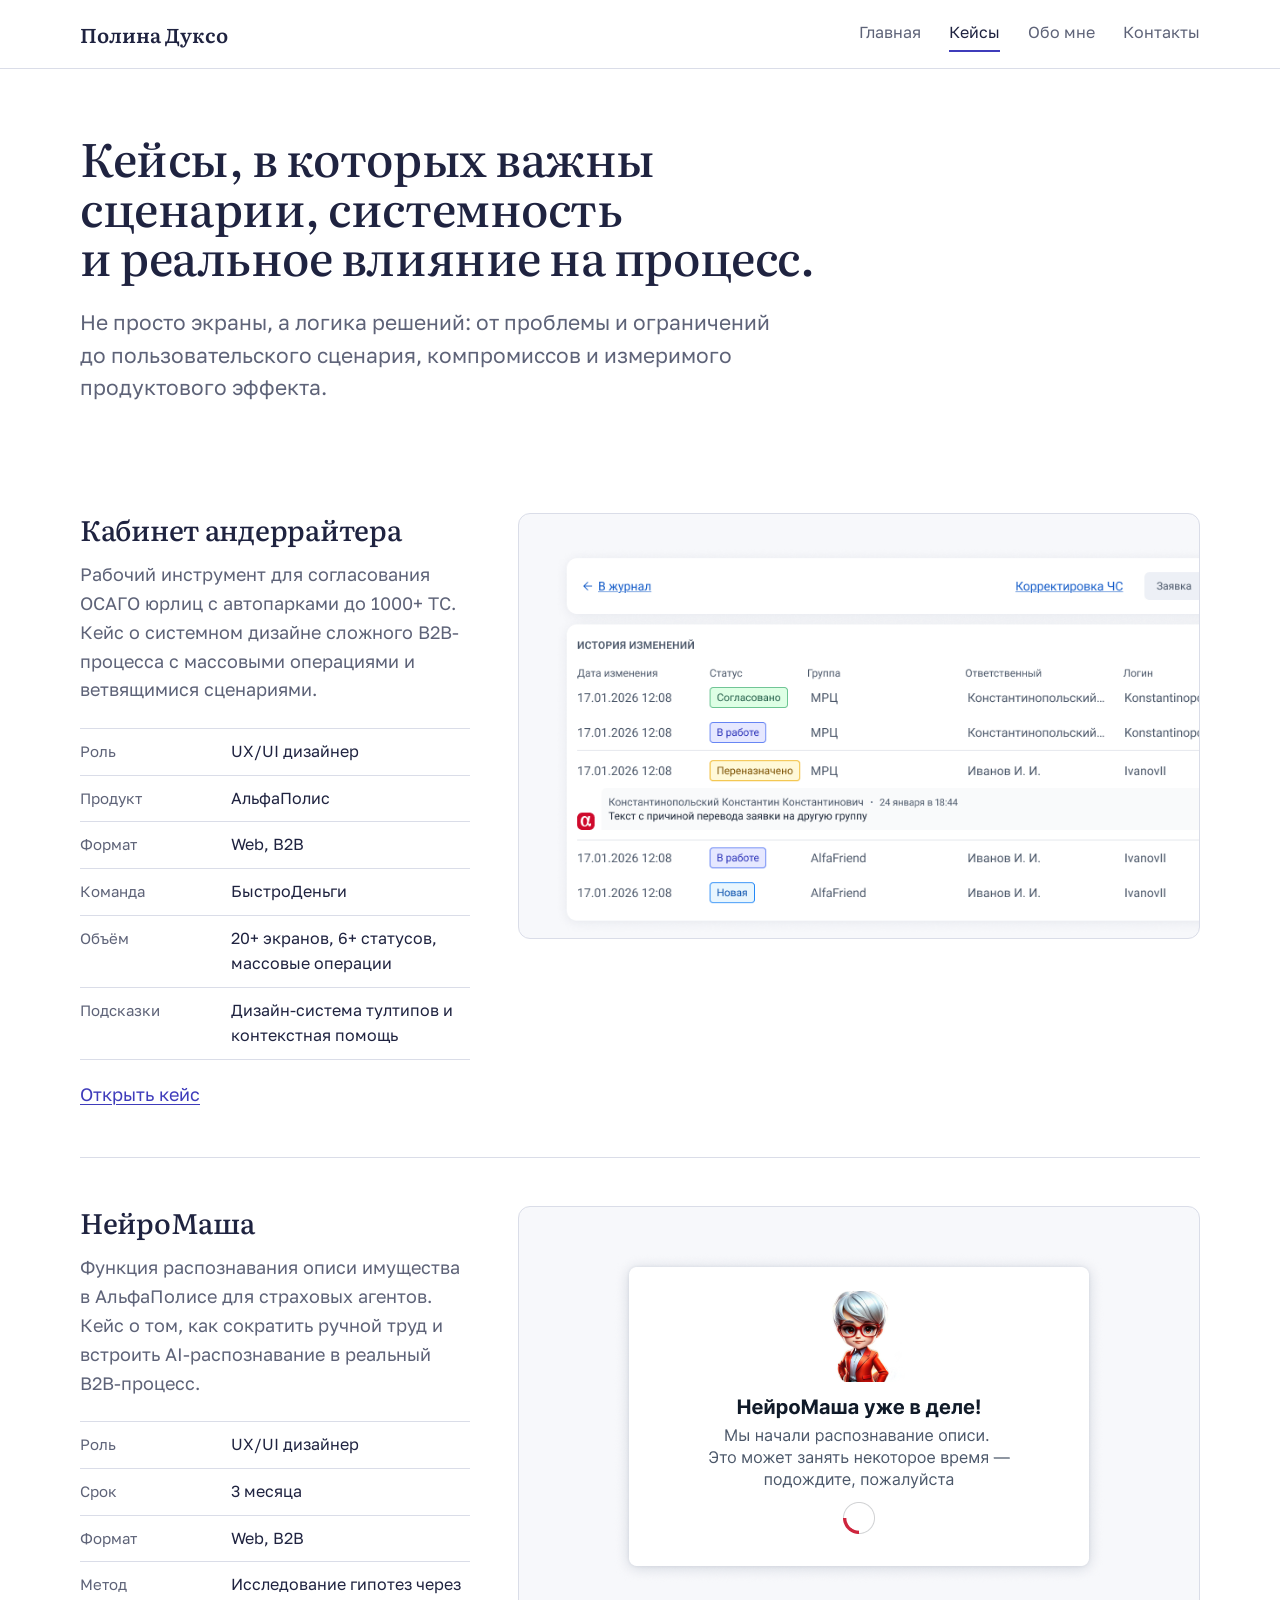
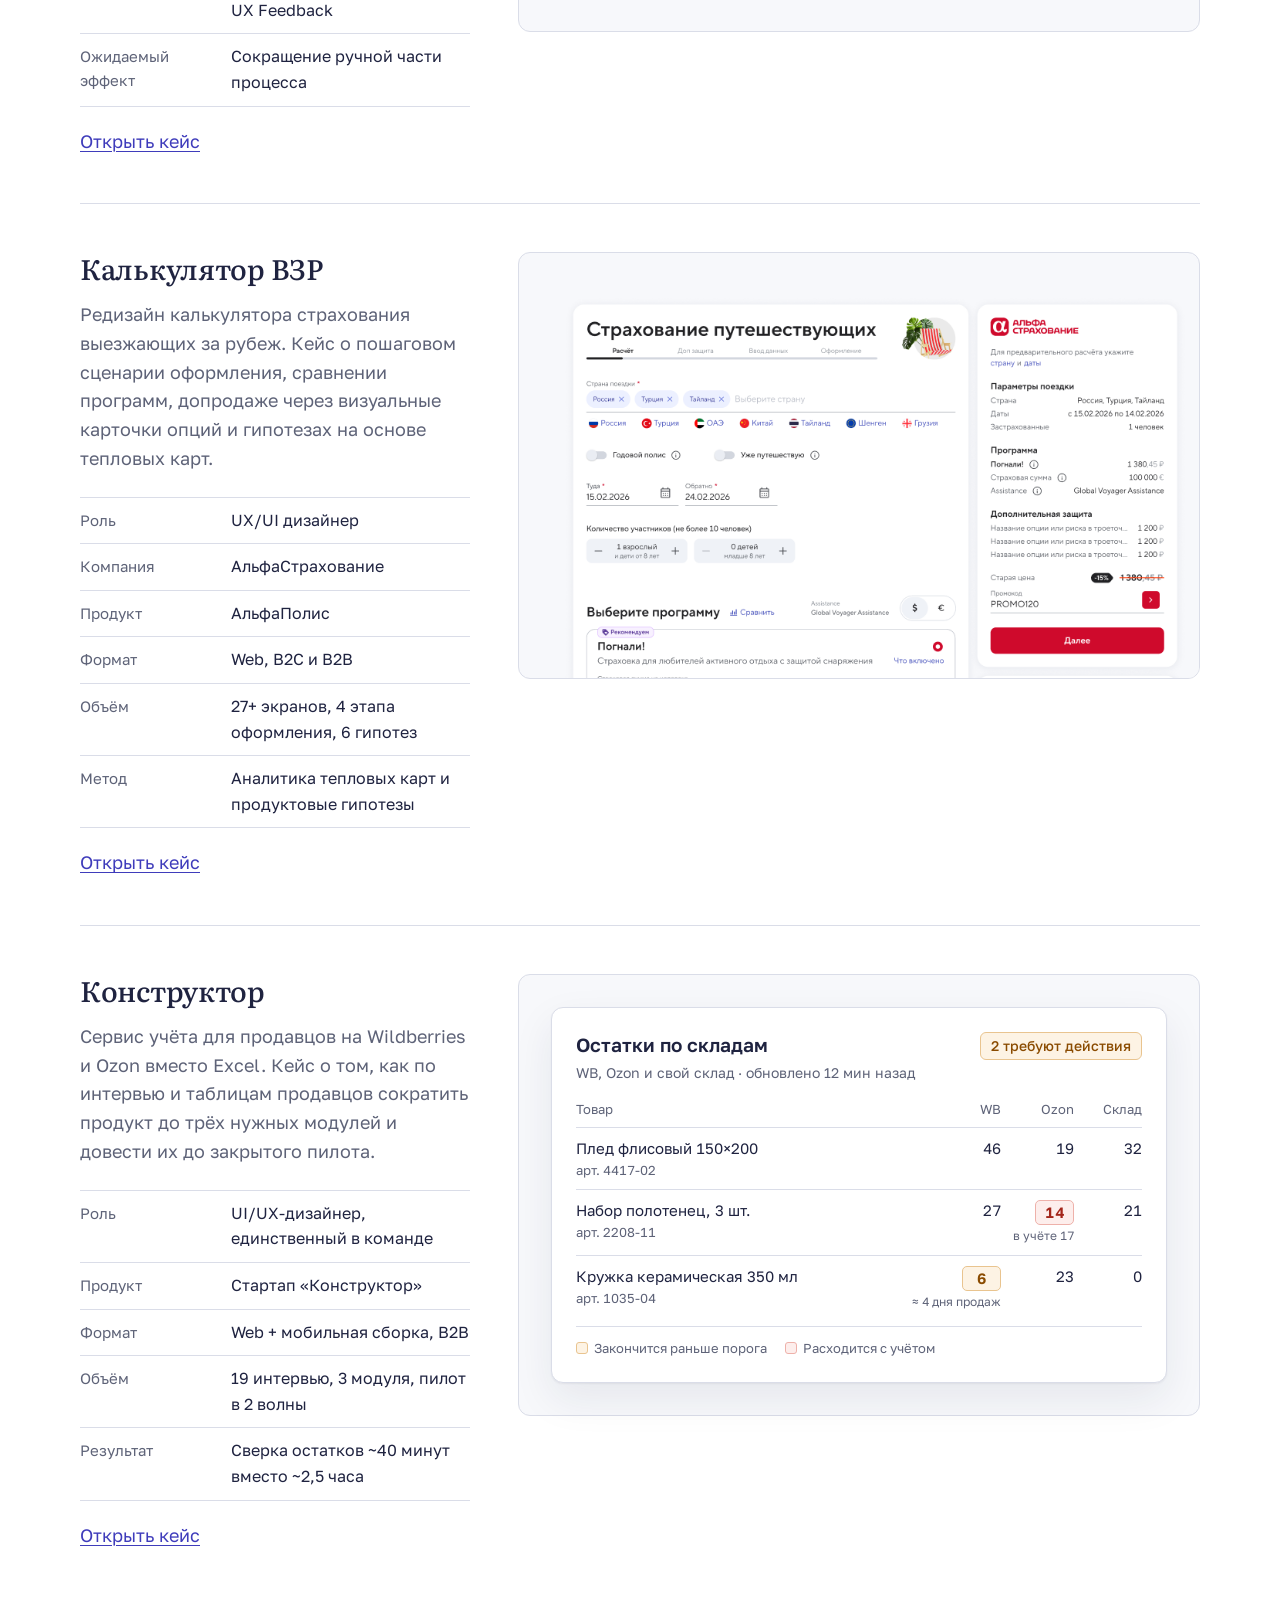
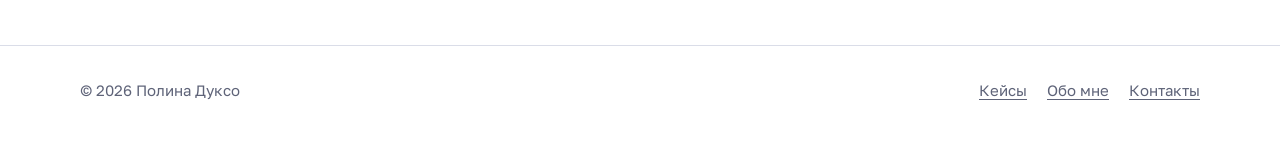
<file: projects.html>
<!doctype html>
<html lang="ru">
<head>
  <meta charset="UTF-8">
  <meta name="viewport" content="width=device-width, initial-scale=1.0">
  <title>Кейсы — Полина Дуксо</title>
  <meta name="description" content="Проекты Полины Дуксо: UX/UI case studies с акцентом на product thinking, исследование сценариев и системный дизайн.">
  <meta property="og:type" content="website">
  <meta property="og:locale" content="ru_RU">
  <meta property="og:title" content="Кейсы — Полина Дуксо">
  <meta property="og:description" content="Проекты Полины Дуксо: UX/UI case studies с акцентом на product thinking, исследование сценариев и системный дизайн.">
  <link rel="preconnect" href="https://fonts.googleapis.com">
  <link rel="preconnect" href="https://fonts.gstatic.com" crossorigin>
  <link href="https://fonts.googleapis.com/css2?family=Golos+Text:wght@400;500;600&family=Literata:opsz,wght@7..72,400;7..72,500;7..72,600&display=swap" rel="stylesheet">
  <link rel="stylesheet" href="assets/css/style.css">
  <link rel="icon" href="assets/img/favicon.svg" type="image/svg+xml">
  <meta name="theme-color" content="#ffffff">
</head>
<body>
  <a class="skip-link" href="#main">К содержанию</a>
  <div class="site-shell">
    <header class="site-header">
      <div class="container nav-wrap">
        <a class="brand" href="index.html">Полина Дуксо</a>
        <button class="nav-toggle" type="button" aria-label="Меню" aria-controls="site-nav" aria-expanded="false">☰</button>
        <nav class="site-nav" id="site-nav" aria-label="Основное меню">
          <a href="index.html">Главная</a>
          <a class="is-active" href="projects.html" aria-current="page">Кейсы</a>
          <a href="about.html">Обо мне</a>
          <a href="contact.html">Контакты</a>
        </nav>
      </div>
    </header>

    <main id="main">
      <section class="page-head">
        <div class="container">
          <h1>Кейсы, в которых важны сценарии, системность и&nbsp;реальное влияние на процесс.</h1>
          <p class="lead">Не просто экраны, а логика решений: от проблемы и ограничений до пользовательского сценария, компромиссов и измеримого продуктового эффекта.</p>
        </div>
      </section>

      <div class="container">
        <article class="case-entry">
          <div>
            <h2><a href="project-underwriter.html">Кабинет андеррайтера</a></h2>
            <p>Рабочий инструмент для согласования ОСАГО юрлиц с автопарками до 1000+ ТС. Кейс о системном дизайне сложного B2B-процесса с массовыми операциями и ветвящимися сценариями.</p>
            <dl class="facts">
              <div><dt>Роль</dt><dd>UX/UI дизайнер</dd></div>
              <div><dt>Продукт</dt><dd>АльфаПолис</dd></div>
              <div><dt>Формат</dt><dd>Web, B2B</dd></div>
              <div><dt>Команда</dt><dd>БыстроДеньги</dd></div>
              <div><dt>Объём</dt><dd>20+ экранов, 6+ статусов, массовые операции</dd></div>
              <div><dt>Подсказки</dt><dd>Дизайн-система тултипов и контекстная помощь</dd></div>
            </dl>
            <a href="project-underwriter.html">Открыть кейс<span class="visually-hidden"> «Кабинет андеррайтера»</span></a>
          </div>
          <a class="shot" href="project-underwriter.html" tabindex="-1" aria-hidden="true">
            <img src="Кабинет андеррайтера/3. Work Zone cropped.png" alt="" loading="lazy">
          </a>
        </article>

        <article class="case-entry">
          <div>
            <h2><a href="project-neiromasha.html">НейроМаша</a></h2>
            <p>Функция распознавания описи имущества в АльфаПолисе для страховых агентов. Кейс о том, как сократить ручной труд и встроить AI-распознавание в реальный B2B-процесс.</p>
            <dl class="facts">
              <div><dt>Роль</dt><dd>UX/UI дизайнер</dd></div>
              <div><dt>Срок</dt><dd>3 месяца</dd></div>
              <div><dt>Формат</dt><dd>Web, B2B</dd></div>
              <div><dt>Метод</dt><dd>Исследование гипотез через UX Feedback</dd></div>
              <div><dt>Ожидаемый эффект</dt><dd>Сокращение ручной части процесса</dd></div>
            </dl>
            <a href="project-neiromasha.html">Открыть кейс<span class="visually-hidden"> «НейроМаша»</span></a>
          </div>
          <a class="shot shot-fit" href="project-neiromasha.html" tabindex="-1" aria-hidden="true">
            <img src="НейроМаша/neromacha-product-present.png" alt="" loading="lazy">
          </a>
        </article>

        <article class="case-entry">
          <div>
            <h2><a href="project-vzr.html">Калькулятор ВЗР</a></h2>
            <p>Редизайн калькулятора страхования выезжающих за рубеж. Кейс о пошаговом сценарии оформления, сравнении программ, допродаже через визуальные карточки опций и гипотезах на основе тепловых карт.</p>
            <dl class="facts">
              <div><dt>Роль</dt><dd>UX/UI дизайнер</dd></div>
              <div><dt>Компания</dt><dd>АльфаСтрахование</dd></div>
              <div><dt>Продукт</dt><dd>АльфаПолис</dd></div>
              <div><dt>Формат</dt><dd>Web, B2C и B2B</dd></div>
              <div><dt>Объём</dt><dd>27+ экранов, 4 этапа оформления, 6 гипотез</dd></div>
              <div><dt>Метод</dt><dd>Аналитика тепловых карт и продуктовые гипотезы</dd></div>
            </dl>
            <a href="project-vzr.html">Открыть кейс<span class="visually-hidden"> «Калькулятор ВЗР»</span></a>
          </div>
          <a class="shot" href="project-vzr.html" tabindex="-1" aria-hidden="true">
            <img src="ВЗР/VZR cropped.png" alt="" loading="lazy">
          </a>
        </article>
        <article class="case-entry">
          <div>
            <h2><a href="project-konstruktor.html">Конструктор</a></h2>
            <p>Сервис учёта для продавцов на Wildberries и Ozon вместо Excel. Кейс о том, как по интервью и таблицам продавцов сократить продукт до трёх нужных модулей и довести их до закрытого пилота.</p>
            <dl class="facts">
              <div><dt>Роль</dt><dd>UI/UX-дизайнер, единственный в команде</dd></div>
              <div><dt>Продукт</dt><dd>Стартап «Конструктор»</dd></div>
              <div><dt>Формат</dt><dd>Web + мобильная сборка, B2B</dd></div>
              <div><dt>Объём</dt><dd>19 интервью, 3 модуля, пилот в 2 волны</dd></div>
              <div><dt>Результат</dt><dd>Сверка остатков ~40 минут вместо ~2,5 часа</dd></div>
            </dl>
            <a href="project-konstruktor.html">Открыть кейс<span class="visually-hidden"> «Конструктор»</span></a>
          </div>
          <a class="demo demo-static" href="project-konstruktor.html" tabindex="-1" aria-hidden="true">
            <div class="demo-mount">
              <div class="demo-card">
                <div class="demo-head">
                  <div>
                    <p class="demo-id">Остатки по складам</p>
                    <p class="demo-meta">WB, Ozon и свой склад · обновлено 12&nbsp;мин назад</p>
                  </div>
                  <span class="badge badge-warn">2 требуют действия</span>
                </div>
                <table class="stock-table">
                  <thead>
                    <tr><th scope="col">Товар</th><th scope="col">WB</th><th scope="col">Ozon</th><th scope="col">Склад</th></tr>
                  </thead>
                  <tbody>
                    <tr><td><span class="sku">Плед флисовый 150×200</span><span class="sku-meta">арт. 4417-02</span></td><td>46</td><td>19</td><td>32</td></tr>
                    <tr><td><span class="sku">Набор полотенец, 3&nbsp;шт.</span><span class="sku-meta">арт. 2208-11</span></td><td>27</td><td><span class="cell-diff">14</span><span class="cell-note">в учёте 17</span></td><td>21</td></tr>
                    <tr><td><span class="sku">Кружка керамическая 350&nbsp;мл</span><span class="sku-meta">арт. 1035-04</span></td><td><span class="cell-low">6</span><span class="cell-note">≈&nbsp;4 дня продаж</span></td><td>23</td><td>0</td></tr>
                  </tbody>
                </table>
                <p class="stock-legend"><span class="key-low">Закончится раньше порога</span><span class="key-diff">Расходится с учётом</span></p>
              </div>
            </div>
          </a>
        </article>
      </div>
    </main>

    <footer class="site-footer">
      <div class="container footer-wrap">
        <p>© 2026 Полина Дуксо</p>
        <div class="footer-links">
          <a href="projects.html">Кейсы</a>
          <a href="about.html">Обо мне</a>
          <a href="contact.html">Контакты</a>
        </div>
      </div>
    </footer>
  </div>
  <script src="assets/js/main.js"></script>
</body>
</html>
</file>
<file: assets/css/style.css>
/*
  Бумага и печать.
  Тема портфолио: страховые бумаги (заявки, описи, полисы), превращённые в интерфейсы.
  Лист — белая страница; бумага — подложка под скриншоты (совпадает с фоном макетов);
  чернила — текст; печать — единственный акцент (ссылки, кнопки, метки статусов).
*/
:root {
  --page: #ffffff;
  --paper: #f7f8fb;
  --ink: #1f2340;
  --pencil: #5e6378;
  --rule: #dadde8;
  --stamp: #3f3cbb;
  --stamp-dark: #312e9a;
  --stamp-soft: #ecebff;

  --serif: "Literata", Georgia, "Times New Roman", serif;
  --sans: "Golos Text", system-ui, -apple-system, "Segoe UI", sans-serif;

  --container: 1120px;
  --measure: 700px;
  --header-h: 68px;
  --radius: 12px;
}

* { box-sizing: border-box; }
html {
  scroll-behavior: smooth;
  /* anchor targets land below the sticky header (sections carry their own top padding) */
  scroll-padding-top: var(--header-h);
  -webkit-text-size-adjust: 100%;
}
body {
  margin: 0;
  background: var(--page);
  color: var(--ink);
  font: 400 18px/1.6 var(--sans);
  text-rendering: optimizeLegibility;
}

img { max-width: 100%; display: block; }

a {
  color: var(--stamp);
  text-decoration: underline;
  text-decoration-thickness: 1px;
  text-underline-offset: 3px;
}
a:hover { text-decoration-thickness: 2px; }

h1, h2, h3 {
  margin: 0;
  font-family: var(--serif);
  font-weight: 500;
  color: var(--ink);
  letter-spacing: -0.01em;
  text-wrap: balance;
}
h1 { font-size: clamp(32px, 5vw, 58px); line-height: 1.08; }
h2 { font-size: clamp(28px, 3.2vw, 36px); line-height: 1.15; }
h3 { font-size: 22px; line-height: 1.3; font-weight: 600; }

p { margin: 0 0 1em; text-wrap: pretty; }
ul, ol { margin: 0 0 1em; padding-left: 1.2em; }
li { margin-bottom: 0.5em; }
li::marker { color: var(--pencil); }
strong, b { font-weight: 600; }

/* outline follows the element's own radius, so no radius override here */
a:focus-visible,
button:focus-visible,
[role="button"]:focus-visible {
  outline: 2px solid var(--stamp);
  outline-offset: 3px;
}

.visually-hidden,
.skip-link:not(:focus) {
  position: absolute;
  width: 1px;
  height: 1px;
  margin: -1px;
  padding: 0;
  overflow: hidden;
  clip-path: inset(50%);
  white-space: nowrap;
  border: 0;
}
.skip-link:focus {
  position: absolute;
  top: 12px;
  left: 16px;
  z-index: 30;
  padding: 10px 14px;
  border: 1px solid var(--stamp);
  border-radius: 8px;
  background: var(--page);
  color: var(--stamp);
}

@media (prefers-reduced-motion: reduce) {
  html { scroll-behavior: auto; }
  *, *::before, *::after {
    animation: none !important;
    transition: none !important;
  }
}

/* footer stays at the bottom on short pages */
.site-shell { display: flex; flex-direction: column; min-height: 100vh; }
.site-shell > main { flex: 1; }

.container {
  width: min(var(--container), calc(100% - 48px));
  margin-inline: auto;
}
.narrow { max-width: var(--measure); }
.nowrap { white-space: nowrap; }

.lead {
  font-size: 21px;
  line-height: 1.55;
  color: var(--pencil);
  max-width: var(--measure);
}

/* Header */
.site-header {
  position: sticky;
  top: 0;
  z-index: 20;
  background: rgba(255, 255, 255, 0.94);
  backdrop-filter: blur(10px);
  border-bottom: 1px solid var(--rule);
}
.nav-wrap {
  display: flex;
  align-items: center;
  justify-content: space-between;
  gap: 24px;
  min-height: var(--header-h);
}
.brand {
  font-family: var(--serif);
  font-size: 20px;
  font-weight: 600;
  color: var(--ink);
  text-decoration: none;
}
.site-nav { display: flex; gap: 28px; }
.site-nav a {
  padding: 4px 0;
  border-bottom: 2px solid transparent;
  color: var(--pencil);
  font-size: 16px;
  text-decoration: none;
}
.site-nav a:hover { color: var(--ink); }
.site-nav a.is-active { color: var(--ink); border-bottom-color: var(--stamp); }
.nav-toggle {
  display: none;
  align-items: center;
  justify-content: center;
  width: 44px;
  height: 44px;
  padding: 0;
  border: 1px solid var(--rule);
  border-radius: 8px;
  background: var(--page);
  color: var(--ink);
  font-size: 18px;
  line-height: 1;
  cursor: pointer;
}
.nav-toggle[aria-expanded="true"] {
  border-color: var(--stamp);
  background: var(--stamp-soft);
  color: var(--stamp);
}

/* Buttons and action rows */
.actions {
  display: flex;
  flex-wrap: wrap;
  align-items: center;
  gap: 16px 28px;
  margin-top: 32px;
}
.button {
  display: inline-flex;
  align-items: center;
  min-height: 48px;
  padding: 0 22px;
  border-radius: 8px;
  background: var(--ink);
  color: #fff;
  font: 500 16px/1 var(--sans);
  text-decoration: none;
}
.button:hover { background: var(--stamp-dark); }

/* Home: hero — the portrait shares a row with the lead */
.hero { padding: 56px 0 96px; }
.intro { display: flex; align-items: flex-start; gap: 40px; margin-top: 40px; }
.portrait {
  flex: 0 0 auto;
  width: 240px;
  height: auto;
  aspect-ratio: 3 / 4;
  object-fit: cover;
  border-radius: var(--radius);
}
.intro .lead { margin: 0; }
.hero .actions { margin-top: 32px; }

/*
  The one orchestrated moment: in the first case entry an application from
  the underwriter cabinet (rebuilt from the Work Zone mockup) goes
  Новая → В работе → Согласовано, and its history log grows with it.
*/
.demo { display: block; color: var(--ink); text-decoration: none; }
.demo-mount {
  padding: 32px;
  border: 1px solid var(--rule);
  border-radius: var(--radius);
  background: var(--paper);
}
.demo-card {
  padding: 24px;
  border: 1px solid var(--rule);
  border-radius: 12px;
  background: var(--page);
  box-shadow: 0 1px 2px rgba(31, 35, 64, 0.06), 0 16px 40px rgba(31, 35, 64, 0.08);
  font: 400 15px/1.4 var(--sans);
}
.demo-card p { margin: 0; }
.demo-head { display: flex; align-items: flex-start; justify-content: space-between; gap: 16px; }
.demo-card .demo-id { font-size: 19px; font-weight: 600; color: var(--ink); }
.demo-card .demo-meta { margin-top: 4px; font-size: 14px; color: var(--pencil); }
/* the three badges share one cell; the widest sets its size */
.demo-status { display: grid; justify-items: end; }
.demo-status .badge { grid-area: 1 / 1; }
.badge {
  display: inline-flex;
  align-items: center;
  height: 28px;
  padding: 0 10px;
  border: 1px solid;
  border-radius: 6px;
  font-size: 14px;
  font-weight: 500;
  white-space: nowrap;
}
.badge-new { color: #2457c5; background: #eef3fd; border-color: #a9c1ef; }
.badge-work { color: var(--stamp); background: var(--stamp-soft); border-color: #b9b6f2; }
.badge-done { color: #1d7a3e; background: #ebf7ef; border-color: #97d0a8; }
.demo-sum { margin: 20px 0 0; padding-top: 12px; border-top: 1px solid var(--rule); }
.demo-sum div { display: flex; justify-content: space-between; gap: 16px; padding: 4px 0; }
.demo-sum dt { color: var(--pencil); }
.demo-sum dd { margin: 0; font-weight: 600; font-variant-numeric: tabular-nums; }
.demo-sum div:last-child { margin-top: 8px; padding-top: 12px; border-top: 1px solid var(--rule); }
.demo-sum div:last-child dt { color: var(--ink); }
.demo-sum div:last-child dd { font-size: 18px; }
.demo-card .demo-label { margin: 24px 0 8px; font-size: 13px; color: var(--pencil); }
/* rows share the list's columns, so every group name starts at the same x */
.demo-log {
  display: grid;
  grid-template-columns: auto auto minmax(0, 1fr);
  column-gap: 16px;
  margin: 0;
  padding: 0;
  list-style: none;
  border-top: 1px solid var(--rule);
}
.demo-log li {
  display: grid;
  grid-column: 1 / -1;
  grid-template-columns: subgrid;
  align-items: center;
  margin: 0;
  padding: 10px 0;
  border-bottom: 1px solid var(--rule);
}
.demo-log li:last-child { border-bottom: 0; padding-bottom: 0; }
.demo-log time { color: var(--pencil); font-variant-numeric: tabular-nums; }
.demo-log .badge { justify-self: start; }
.demo-log li > span:last-child { color: var(--pencil); }

/* final state: what you see without JS or with reduced motion */
.demo-status .badge-new,
.demo-status .badge-work { opacity: 0; }
/* main.js arms the card in its initial state and plays it once it is on screen */
.demo.is-armed .demo-status .badge-new { opacity: 1; }
.demo.is-armed .demo-status .badge-done,
.demo.is-armed .demo-log li { opacity: 0; }
.demo.is-playing .demo-status .badge-new { animation: seq-new 2.6s ease both; }
.demo.is-playing .demo-status .badge-work { animation: seq-work 2.6s ease both; }
.demo.is-playing .demo-status .badge-done { animation: seq-done 2.6s ease both; }
.demo.is-playing .log-new { animation: row-in 0.35s ease 0.3s both; }
.demo.is-playing .log-work { animation: row-in 0.35s ease 1.2s both; }
.demo.is-playing .log-done { animation: row-in 0.35s ease 2.3s both; }
@keyframes seq-new {
  0%, 44% { opacity: 1; transform: none; }
  52%, 100% { opacity: 0; transform: translateY(-4px); }
}
@keyframes seq-work {
  0%, 44% { opacity: 0; transform: translateY(4px); }
  52%, 86% { opacity: 1; transform: none; }
  94%, 100% { opacity: 0; transform: translateY(-4px); }
}
@keyframes seq-done {
  0%, 86% { opacity: 0; transform: translateY(4px); }
  96%, 100% { opacity: 1; transform: none; }
}
@keyframes row-in {
  from { opacity: 0; transform: translateY(-6px); }
  to { opacity: 1; transform: none; }
}

/* Sections */
.section { padding: 88px 0; border-top: 1px solid var(--rule); }
.section-head { margin-bottom: 8px; }
.section-head .lead { margin-top: 16px; }

/* Case entries (home, projects) */
.case-entry {
  display: grid;
  grid-template-columns: minmax(0, 4fr) minmax(0, 7fr);
  gap: 48px;
  align-items: start;
  padding: 48px 0;
  border-bottom: 1px solid var(--rule);
}
.case-entry:last-child { border-bottom: 0; padding-bottom: 0; }
.case-entry h2,
.case-entry h3 { font-size: 28px; line-height: 1.2; font-weight: 500; margin-bottom: 14px; }
.case-entry h2 a,
.case-entry h3 a { color: var(--ink); text-decoration: none; }
.case-entry h2 a:hover,
.case-entry h3 a:hover { text-decoration: underline; text-decoration-thickness: 2px; }
.case-entry p { color: var(--pencil); max-width: var(--measure); }
.case-entry .facts { margin-bottom: 20px; }
/* screenshots bleed off the mount's right and bottom edges at a readable scale */
.case-entry .shot img {
  inset: 32px 0 0 32px;
  width: calc(100% - 32px);
  height: calc(100% - 32px);
  object-fit: cover;
  object-position: left top;
}
/* small rasters are never upscaled */
.case-entry .shot.shot-fit img {
  inset: 24px;
  width: calc(100% - 48px);
  height: calc(100% - 48px);
  object-fit: scale-down;
  object-position: center;
}

/* Facts: field label + value, like a filled-in form */
.facts { display: grid; margin: 24px 0 0; }
.facts > div {
  display: grid;
  grid-template-columns: 7.5em minmax(0, 1fr);
  align-content: start;
  gap: 16px;
  padding: 10px 0;
  border-top: 1px solid var(--rule);
}
.facts > div:last-child { border-bottom: 1px solid var(--rule); }
.facts dt { color: var(--pencil); font-size: 15px; line-height: 1.6; }
.facts dd { margin: 0; font-size: 16px; }

.facts-row {
  border-top: 1px solid var(--rule);
  border-bottom: 1px solid var(--rule);
}
/* in the case hero each field takes the width of its value */
.case-hero .facts.facts-row {
  display: flex;
  flex-wrap: wrap;
  column-gap: 40px;
}
.facts.facts-row > div,
.facts.facts-row > div:last-child {
  flex: 0 1 auto;
  grid-template-columns: 1fr;
  gap: 2px;
  padding: 14px 0;
  border: 0;
}

/* Screenshot mounts: paper matches the mockups' own background */
.shot {
  position: relative;
  display: block;
  margin: 0;
  aspect-ratio: 16 / 10;
  /* white mockups cut at the edge would otherwise run into the white page */
  border: 1px solid var(--rule);
  border-radius: var(--radius);
  background: var(--paper);
  overflow: hidden;
}
.shot img {
  position: absolute;
  inset: 24px;
  width: calc(100% - 48px);
  height: calc(100% - 48px);
  object-fit: scale-down;
}
.shot-natural { aspect-ratio: auto; padding: 32px; }
.shot-natural img {
  position: static;
  width: auto;
  max-width: 100%;
  height: auto;
  margin: 0 auto;
}
/* a screenshot cut mid-component runs into the mount's bottom edge */
.shot-bleed { padding-bottom: 0; }
.case-figure { margin: 32px 0; }
.case-figure figcaption {
  margin-top: 10px;
  font-size: 15px;
  color: var(--pencil);
}
[data-zoom] img { cursor: zoom-in; }

/* Closing block on home */
.closing h2 { max-width: 24ch; }
.closing p { margin-top: 16px; color: var(--pencil); max-width: var(--measure); }

/* Inner page head (projects, about, contact) */
.page-head { padding: 64px 0 40px; }
.page-head h1 { font-size: clamp(32px, 4vw, 46px); max-width: 28ch; }
.page-head .lead { margin-top: 24px; }
.breadcrumb {
  margin: 0 0 20px;
  font-size: 15px;
  color: var(--pencil);
}
.breadcrumb a {
  display: inline-block;
  margin: -12px 0;
  padding: 12px 0;
  color: var(--pencil);
}

/* Case list on the projects page */
.page-head + .container { padding-bottom: 96px; }

/* Prose pages */
.prose { padding-bottom: 96px; }
.prose > section { padding: 36px 0; border-top: 1px solid var(--rule); }
.prose > section:first-child:has(> .facts:first-child) { padding-top: 0; border-top: 0; }
.prose > section > .facts:first-child { margin-top: 0; }
.prose > section > .facts:last-child > div:last-child { border-bottom: 0; }
.prose h2 { margin-bottom: 18px; }
.prose p,
.prose li { max-width: var(--measure); }
.columns { columns: 2; column-gap: 40px; max-width: var(--measure); }
.columns li { break-inside: avoid; }

/* Case study */
.case-hero { padding: 56px 0 40px; }
.case-hero h1 { max-width: 18ch; }
.case-hero .lead { margin-top: 24px; }
.case-hero .facts-row { margin-top: 36px; }
.case-cover { margin-top: 40px; }

.case-body {
  display: grid;
  grid-template-columns: 200px minmax(0, var(--measure));
  gap: 72px;
  padding: 32px 0 96px;
}
.case-toc {
  position: sticky;
  top: calc(var(--header-h) + 32px);
  align-self: start;
  font-size: 15px;
}
.case-toc nav { display: grid; gap: 2px; }
.case-toc a {
  padding: 5px 0 5px 14px;
  border-left: 2px solid var(--rule);
  color: var(--pencil);
  text-decoration: none;
}
.case-toc a:hover { color: var(--ink); }
.case-toc a.toc-active { color: var(--ink); border-left-color: var(--stamp); }

.case-content > section { padding: 44px 0; border-top: 1px solid var(--rule); }
.case-content > section:first-child { padding-top: 0; border-top: 0; }
.case-content > section:last-child { padding-bottom: 0; }
.case-content h2 { margin-bottom: 20px; }
.case-content h3 { margin: 28px 0 10px; }

/* section padding alone sets the rhythm: no trailing margins, no doubled rules */
.case-content > section > :last-child,
.prose > section > :last-child,
.note > :last-child { margin-bottom: 0; }
.prose > section:last-child { padding-bottom: 0; }

/* Numbers */
.figures {
  display: grid;
  grid-template-columns: repeat(auto-fit, minmax(140px, 1fr));
  margin: 28px 0;
  padding: 0;
  list-style: none;
  border-top: 1px solid var(--rule);
}
.figures li {
  margin: 0;
  padding: 16px 16px 16px 0;
  border-bottom: 1px solid var(--rule);
}
.figures b {
  display: block;
  font: 500 40px/1.1 var(--serif);
  color: var(--ink);
  font-variant-numeric: lining-nums tabular-nums;
}
.figures span {
  display: block;
  margin-top: 6px;
  font-size: 15px;
  color: var(--pencil);
}
.case-content .figures-note { margin-top: -16px; font-size: 15px; color: var(--pencil); }
/* at the end of a section the next section's rule closes the block */
.case-content > section > .figures:last-child { border-top: 0; }
.case-content > section > .figures:last-child > li { border-top: 1px solid var(--rule); border-bottom: 0; }

/* Side note */
.note {
  margin: 28px 0;
  padding: 4px 0 4px 24px;
  border-left: 2px solid var(--ink);
}
.note h3 {
  margin: 0 0 10px;
  font: 600 18px/1.4 var(--sans);
}

/* Job stories */
.stories {
  display: grid;
  grid-template-columns: repeat(2, minmax(0, 1fr));
  column-gap: 40px;
  margin: 24px 0 0;
  padding: 0;
  list-style: none;
}
.stories li {
  margin: 0;
  padding: 20px 0;
  border-top: 1px solid var(--rule);
  font: 400 19px/1.5 var(--serif);
  color: var(--pencil);
}
.stories p { margin: 0; }
.stories strong { color: var(--ink); font-weight: 600; }

/* Hypotheses: H1, H2… are identifiers, not a sequence */
.hypotheses {
  margin: 24px 0 0;
  padding: 0;
  list-style: none;
  border-top: 1px solid var(--rule);
}
.hypotheses li {
  display: grid;
  grid-template-columns: 44px minmax(0, 1fr);
  gap: 12px;
  margin: 0;
  padding: 14px 0;
  border-bottom: 1px solid var(--rule);
}
.hypotheses b { color: var(--ink); font-weight: 600; }
.hypotheses p { margin: 0; }
.case-content > section > .hypotheses:last-child > li:last-child { border-bottom: 0; }

/* Findings: insights, edge cases, options */
.findings { margin-bottom: 28px; }
.finding { padding: 24px 0; border-bottom: 1px solid var(--rule); }
.finding:first-child { padding-top: 8px; }
.finding h3 { margin: 0 0 14px; }
.finding dl {
  display: grid;
  grid-template-columns: repeat(2, minmax(0, 1fr));
  gap: 24px;
  margin: 0;
}
.finding dt { margin-bottom: 4px; font-size: 15px; color: var(--pencil); }
.finding dd { margin: 0; }
.case-content > section > .findings:last-child > .finding:last-child { padding-bottom: 0; border-bottom: 0; }

/* Parallel points (solution parts, results, components): label + text rows */
.points { display: grid; margin: 24px 0; }
.points > div {
  display: grid;
  grid-template-columns: 13em minmax(0, 1fr);
  gap: 4px 32px;
  padding: 16px 0;
  border-top: 1px solid var(--rule);
}
.points h3 { margin: 0; font: 600 17px/1.45 var(--sans); }
.points p { margin: 0; font-size: 16px; color: var(--pencil); }
.case-content > section > .points:last-child > div:last-child { padding-bottom: 0; }

/* Steps: a real sequence, so it is numbered */
.steps {
  display: grid;
  grid-template-columns: repeat(2, minmax(0, 1fr));
  gap: 0 32px;
  margin: 24px 0;
  padding: 0;
  list-style: none;
  counter-reset: step;
}
.steps li {
  margin: 0;
  padding: 18px 0;
  border-top: 1px solid var(--rule);
  counter-increment: step;
}
.steps li::before {
  content: "Шаг " counter(step);
  display: block;
  margin-bottom: 4px;
  font-size: 15px;
  color: var(--pencil);
}
.steps h3 { margin: 0 0 8px; font: 600 18px/1.35 var(--sans); }
.steps p { margin: 0; font-size: 16px; color: var(--pencil); }

/* Next case */
.next-case { padding: 56px 0 96px; border-top: 1px solid var(--rule); }
.next-label { margin: 0 0 8px; font-size: 15px; color: var(--pencil); }
.next-case h2 a { color: var(--ink); text-decoration: none; }
.next-case h2 a:hover { text-decoration: underline; text-decoration-thickness: 2px; }
.next-case .lead { margin-top: 14px; }

/* Lightbox */
.lightbox {
  padding: 0;
  border: 0;
  background: transparent;
  max-width: 96vw;
  max-height: 94vh;
  overflow: visible;
}
.lightbox::backdrop { background: rgba(31, 35, 64, 0.86); }
.lightbox img {
  max-width: 96vw;
  max-height: 94vh;
  border-radius: 8px;
  background: var(--paper);
  cursor: zoom-out;
}
.lightbox-close {
  position: fixed;
  top: 16px;
  right: 16px;
  width: 44px;
  height: 44px;
  border: 1px solid var(--rule);
  border-radius: 999px;
  background: var(--page);
  color: var(--ink);
  font-size: 24px;
  line-height: 1;
  cursor: pointer;
}
.lightbox-close:focus-visible { outline-color: #fff; }
html:has(.lightbox[open]) { overflow: hidden; }

/* Home: hero facts — the filled-in form row, now under the lead */
.hero .facts.facts-row {
  display: flex;
  flex-wrap: wrap;
  column-gap: 40px;
  margin-top: 48px;
}

/* Status marker for the current job */
.badge-now { color: #1d7a3e; background: #ebf7ef; border-color: #97d0a8; height: 24px; font-size: 13px; }
.badge-warn { color: #8a4b00; background: #fdf3e4; border-color: #e9c48f; }
.badge-diff { color: #a3261b; background: #fdeeec; border-color: #eeb1aa; }

/* Experience: a register of jobs, newest first */
.timeline {
  margin: 24px 0 0;
  padding: 0;
  list-style: none;
  border-top: 1px solid var(--rule);
}
.timeline > li {
  display: grid;
  grid-template-columns: 11.5em minmax(0, 1fr);
  gap: 4px 32px;
  margin: 0;
  padding: 20px 0;
  border-bottom: 1px solid var(--rule);
}
.timeline time {
  color: var(--pencil);
  font-size: 15px;
  line-height: 1.6;
  font-variant-numeric: tabular-nums;
}
.timeline h3 {
  display: flex;
  flex-wrap: wrap;
  align-items: center;
  gap: 6px 12px;
  margin: 0;
  font: 600 18px/1.4 var(--sans);
}
.timeline .role { margin: 2px 0 0; font-size: 16px; color: var(--ink); }
.timeline .what { margin: 8px 0 0; font-size: 16px; color: var(--pencil); max-width: var(--measure); }
.timeline .what a { color: var(--stamp); }
.timeline-more { margin-top: 24px; color: var(--pencil); }
.section .timeline + .timeline-more,
.prose .timeline { margin-bottom: 0; }

/* Smaller work: two columns of short entries with one figure each */
.works {
  display: grid;
  grid-template-columns: repeat(2, minmax(0, 1fr));
  column-gap: 48px;
  margin: 32px 0 0;
  padding: 0;
  list-style: none;
}
.works li { margin: 0; padding: 24px 0; border-top: 1px solid var(--rule); }
.works h3 { margin: 0 0 8px; font: 600 19px/1.4 var(--sans); }
.works p { margin: 0; font-size: 16px; color: var(--pencil); }
.works .works-figure { margin-top: 14px; color: var(--ink); }
.works .works-figure b {
  font: 500 28px/1.1 var(--serif);
  font-variant-numeric: lining-nums tabular-nums;
  margin-right: 6px;
}

/*
  Stock table from the «Конструктор» case: a static scheme of the screen,
  not a screenshot. Only the underwriter card is animated.
*/
.stock-table {
  width: 100%;
  margin-top: 18px;
  border-collapse: collapse;
  font-variant-numeric: tabular-nums;
}
.stock-table th {
  padding: 0 0 8px;
  border-bottom: 1px solid var(--rule);
  color: var(--pencil);
  font-size: 13px;
  font-weight: 400;
  text-align: right;
}
.stock-table th:first-child,
.stock-table td:first-child { text-align: left; }
.stock-table th:not(:first-child) { width: 5.2em; }
.stock-table td {
  padding: 10px 0 10px 12px;
  border-bottom: 1px solid var(--rule);
  text-align: right;
  vertical-align: top;
}
.stock-table td:first-child { padding-left: 0; }
.stock-table tr:last-child td { border-bottom: 0; padding-bottom: 0; }
.stock-table .sku { display: block; color: var(--ink); }
.stock-table .sku-meta { display: block; margin-top: 2px; font-size: 13px; color: var(--pencil); }
.stock-table .cell-low,
.stock-table .cell-diff {
  display: inline-block;
  min-width: 2.6em;
  padding: 1px 6px;
  border: 1px solid;
  border-radius: 5px;
  font-weight: 600;
  text-align: center;
}
.stock-table .cell-low { color: #8a4b00; background: #fdf3e4; border-color: #e9c48f; }
.stock-table .cell-diff { color: #a3261b; background: #fdeeec; border-color: #eeb1aa; }
.stock-table .cell-note { display: block; margin-top: 3px; font-size: 12px; color: var(--pencil); white-space: nowrap; }
.demo-card .stock-legend {
  display: flex;
  flex-wrap: wrap;
  gap: 8px 18px;
  margin: 16px 0 0;
  padding-top: 12px;
  border-top: 1px solid var(--rule);
  font-size: 13px;
  color: var(--pencil);
}
.stock-legend span::before {
  content: "";
  display: inline-block;
  width: 10px;
  height: 10px;
  margin-right: 6px;
  border: 1px solid;
  border-radius: 3px;
  vertical-align: -1px;
}
.stock-legend .key-low::before { background: #fdf3e4; border-color: #e9c48f; }
.stock-legend .key-diff::before { background: #fdeeec; border-color: #eeb1aa; }
/* as a case cover the scheme keeps the card's reading width */
.case-cover .demo-card { max-width: 760px; margin-inline: auto; }

/* Footer */
.site-footer {
  padding: 32px 0 48px;
  border-top: 1px solid var(--rule);
  font-size: 15px;
  color: var(--pencil);
}
.footer-wrap {
  display: flex;
  flex-wrap: wrap;
  align-items: center;
  justify-content: space-between;
  gap: 12px 24px;
}
.footer-wrap p { margin: 0; }
.footer-links { display: flex; gap: 20px; }
.footer-links a {
  display: inline-block;
  margin: -12px 0;
  padding: 12px 0;
  color: var(--pencil);
}

@media (max-width: 1024px) {
  .intro { gap: 28px; }
  .portrait { width: 200px; }

  .case-body { grid-template-columns: minmax(0, 1fr); gap: 32px; }
  .case-content { max-width: var(--measure); }

  .case-hero .facts.facts-row {
    display: grid;
    grid-template-columns: repeat(3, minmax(0, 1fr));
    column-gap: 20px;
  }

  /* Case navigation becomes a sticky strip of chips under the header */
  html { scroll-padding-top: calc(var(--header-h) + 60px); }
  .case-toc {
    top: var(--header-h);
    z-index: 10;
    margin-inline: -24px;
    padding: 6px 24px;
    background: rgba(255, 255, 255, 0.96);
    border-bottom: 1px solid var(--rule);
  }
  .case-toc nav {
    display: flex;
    gap: 8px;
    overflow-x: auto;
    scrollbar-width: none;
  }
  .case-toc nav::-webkit-scrollbar { display: none; }
  .case-toc a {
    flex: 0 0 auto;
    padding: 9px 12px;
    border: 1px solid var(--rule);
    border-radius: 6px;
    white-space: nowrap;
  }
  /* the scroller would clip an outer ring */
  .case-toc a:focus-visible { outline-offset: -3px; }
  .case-toc a.toc-active { border-color: var(--stamp); background: var(--stamp-soft); }

  /* on touch screens the zoomed screenshot opens at full size and scrolls */
  .lightbox {
    width: 100vw;
    height: 100dvh;
    max-width: none;
    max-height: none;
    overflow: auto;
    background: var(--paper);
  }
  .lightbox img { max-width: none; max-height: none; border-radius: 0; }
}

@media (max-width: 768px) {
  body { font-size: 17px; }
  h1 { line-height: 1.12; }
  .container { width: min(var(--container), calc(100% - 32px)); }
  .case-toc { margin-inline: -16px; padding-inline: 16px; }

  .hero { padding: 40px 0 64px; }
  .intro { flex-direction: column; gap: 20px; margin-top: 28px; }
  .lead { font-size: 19px; }
  .demo-mount { padding: 12px; }
  .demo-card { padding: 16px; font-size: 14px; }
  .demo-log { column-gap: 10px; }

  .section { padding: 64px 0; }
  .case-entry { grid-template-columns: minmax(0, 1fr); gap: 24px; padding: 36px 0; }
  .case-entry .shot,
  .case-entry .demo { order: -1; }
  .case-entry .shot img { inset: 16px 0 0 16px; width: calc(100% - 16px); height: calc(100% - 16px); }
  .case-entry .shot.shot-fit img { inset: 12px; width: calc(100% - 24px); height: calc(100% - 24px); }

  .shot:not(.shot-natural) img { inset: 12px; width: calc(100% - 24px); height: calc(100% - 24px); }
  .shot-natural { padding: 16px; }
  .shot-bleed { padding-bottom: 0; }

  /* the screenshot comes before the form rows on a phone */
  .case-hero .container { display: flex; flex-direction: column; }
  .case-hero .lead { margin-bottom: 0; }
  .case-hero .case-cover { order: 1; margin-top: 28px; margin-bottom: 0; }
  .case-hero .facts-row { order: 2; margin-top: 28px; }

  .facts > div { grid-template-columns: 9em minmax(0, 1fr); }

  .case-body { padding-bottom: 40px; }
  .case-content > section { padding: 36px 0; }
  .case-content > section:first-child { padding-top: 0; }
  .case-content > section:last-child { padding-bottom: 0; }
  .next-case { padding: 40px 0 64px; }
  .prose { padding-bottom: 64px; }
  .page-head + .container { padding-bottom: 64px; }

  .hero .facts.facts-row {
    display: grid;
    grid-template-columns: repeat(2, minmax(0, 1fr));
    column-gap: 20px;
    margin-top: 36px;
  }
  .timeline > li { grid-template-columns: minmax(0, 1fr); gap: 2px; }
  .works { grid-template-columns: minmax(0, 1fr); }
  .stock-table { font-size: 13px; }
  .stock-table td { padding-left: 8px; }
  .stock-table .sku-meta { display: none; }

  .stories,
  .steps,
  .finding dl { grid-template-columns: minmax(0, 1fr); }
  .finding dl { gap: 14px; }
  .figures b { font-size: 34px; }

  /* contact rows: the whole row is the tap target */
  .prose .facts > div { position: relative; }
  .prose .facts dd a::after { content: ""; position: absolute; inset: 0; }
}

@media (max-width: 600px) {
  .nav-toggle { display: inline-flex; }
  .site-nav {
    position: absolute;
    top: var(--header-h);
    left: 16px;
    right: 16px;
    display: none;
    flex-direction: column;
    gap: 0;
    padding: 8px 16px;
    border: 1px solid var(--rule);
    border-radius: 10px;
    background: var(--page);
    box-shadow: 0 12px 32px rgba(31, 35, 64, 0.12);
  }
  .site-nav.is-open { display: flex; }
  .site-nav a { padding: 12px 0; border-bottom: 1px solid var(--rule); }
  .site-nav a:last-child { border-bottom: 0; }
  /* current page is marked by weight and a bar, not by hue alone */
  .site-nav a.is-active {
    padding-left: 12px;
    border-bottom-color: var(--rule);
    box-shadow: inset 3px 0 0 var(--stamp);
    color: var(--ink);
    font-weight: 600;
  }
  .site-nav a.is-active:last-child { border-bottom: 0; }
}

@media (max-width: 560px) {
  .case-hero .facts.facts-row { grid-template-columns: repeat(2, minmax(0, 1fr)); }
  .facts > div { grid-template-columns: 6.5em minmax(0, 1fr); }
  .points > div { grid-template-columns: minmax(0, 1fr); }
  .columns { columns: 1; }
}
</file>
